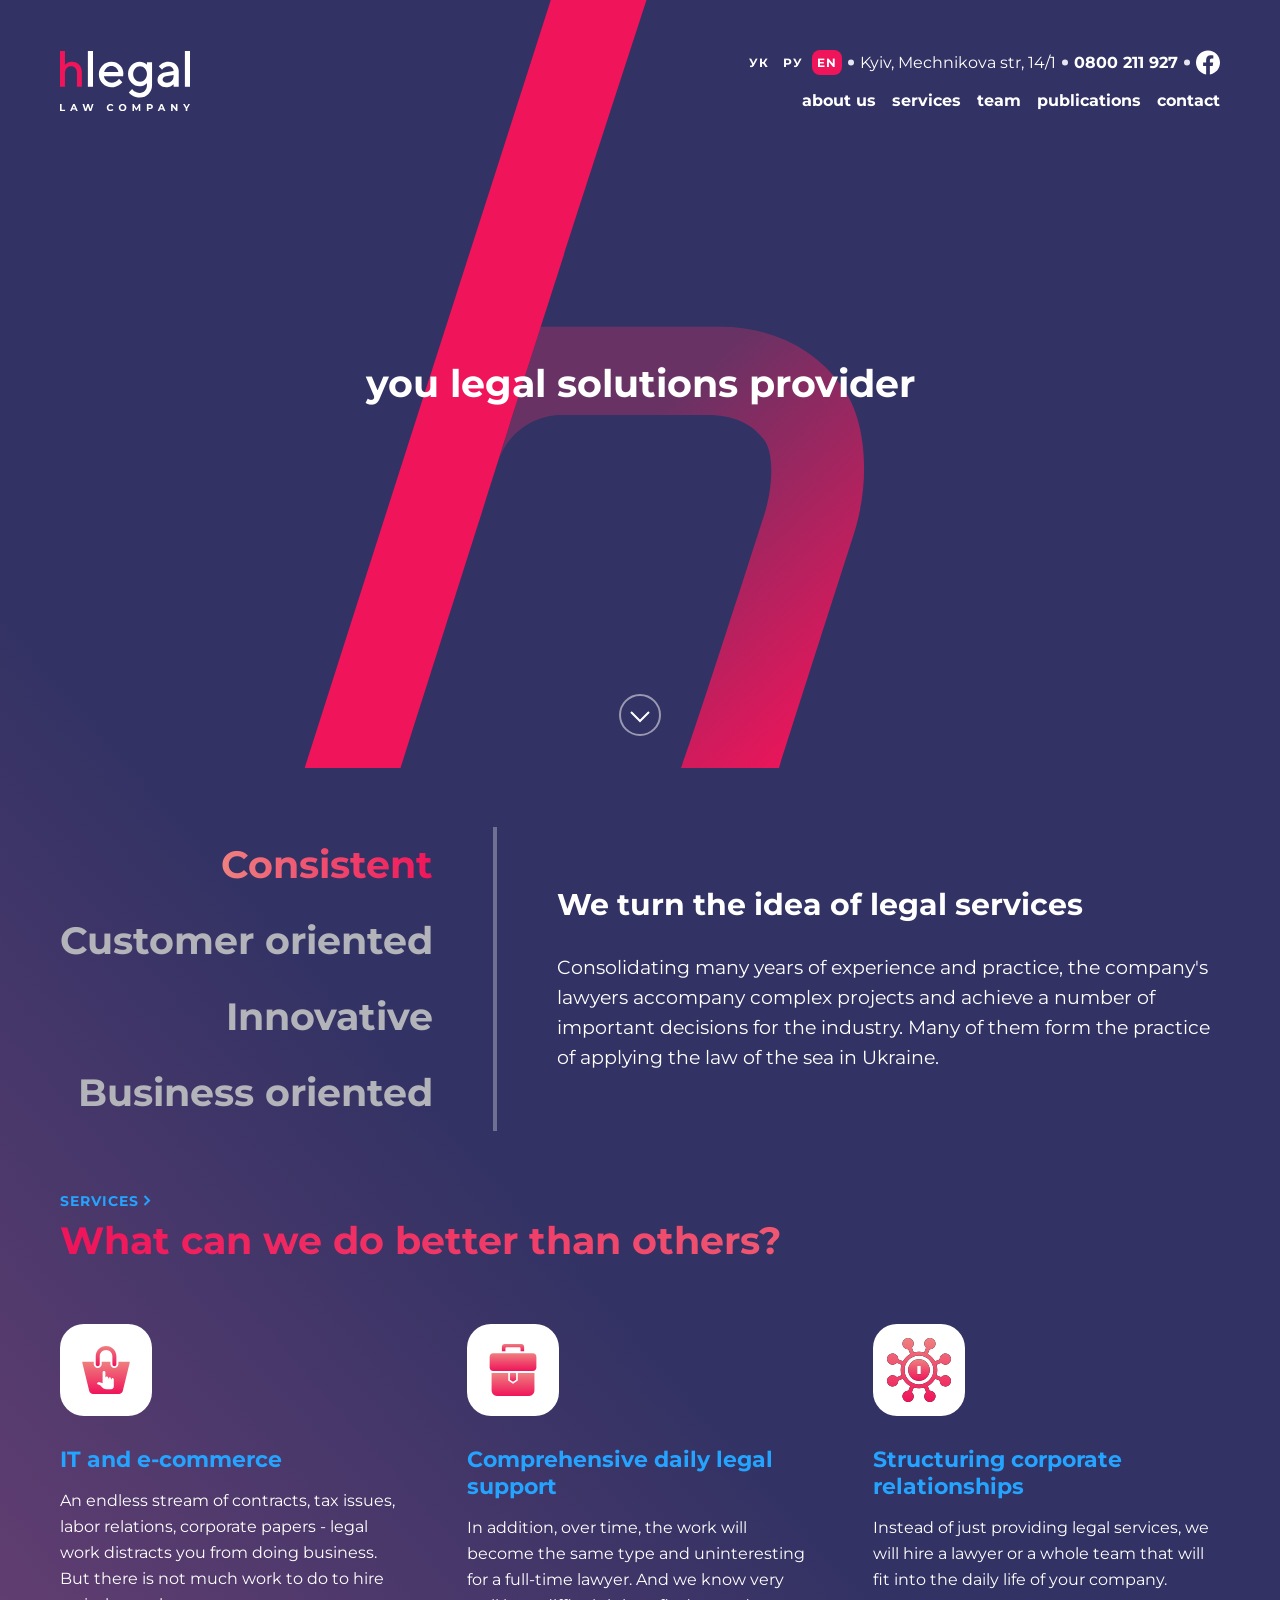
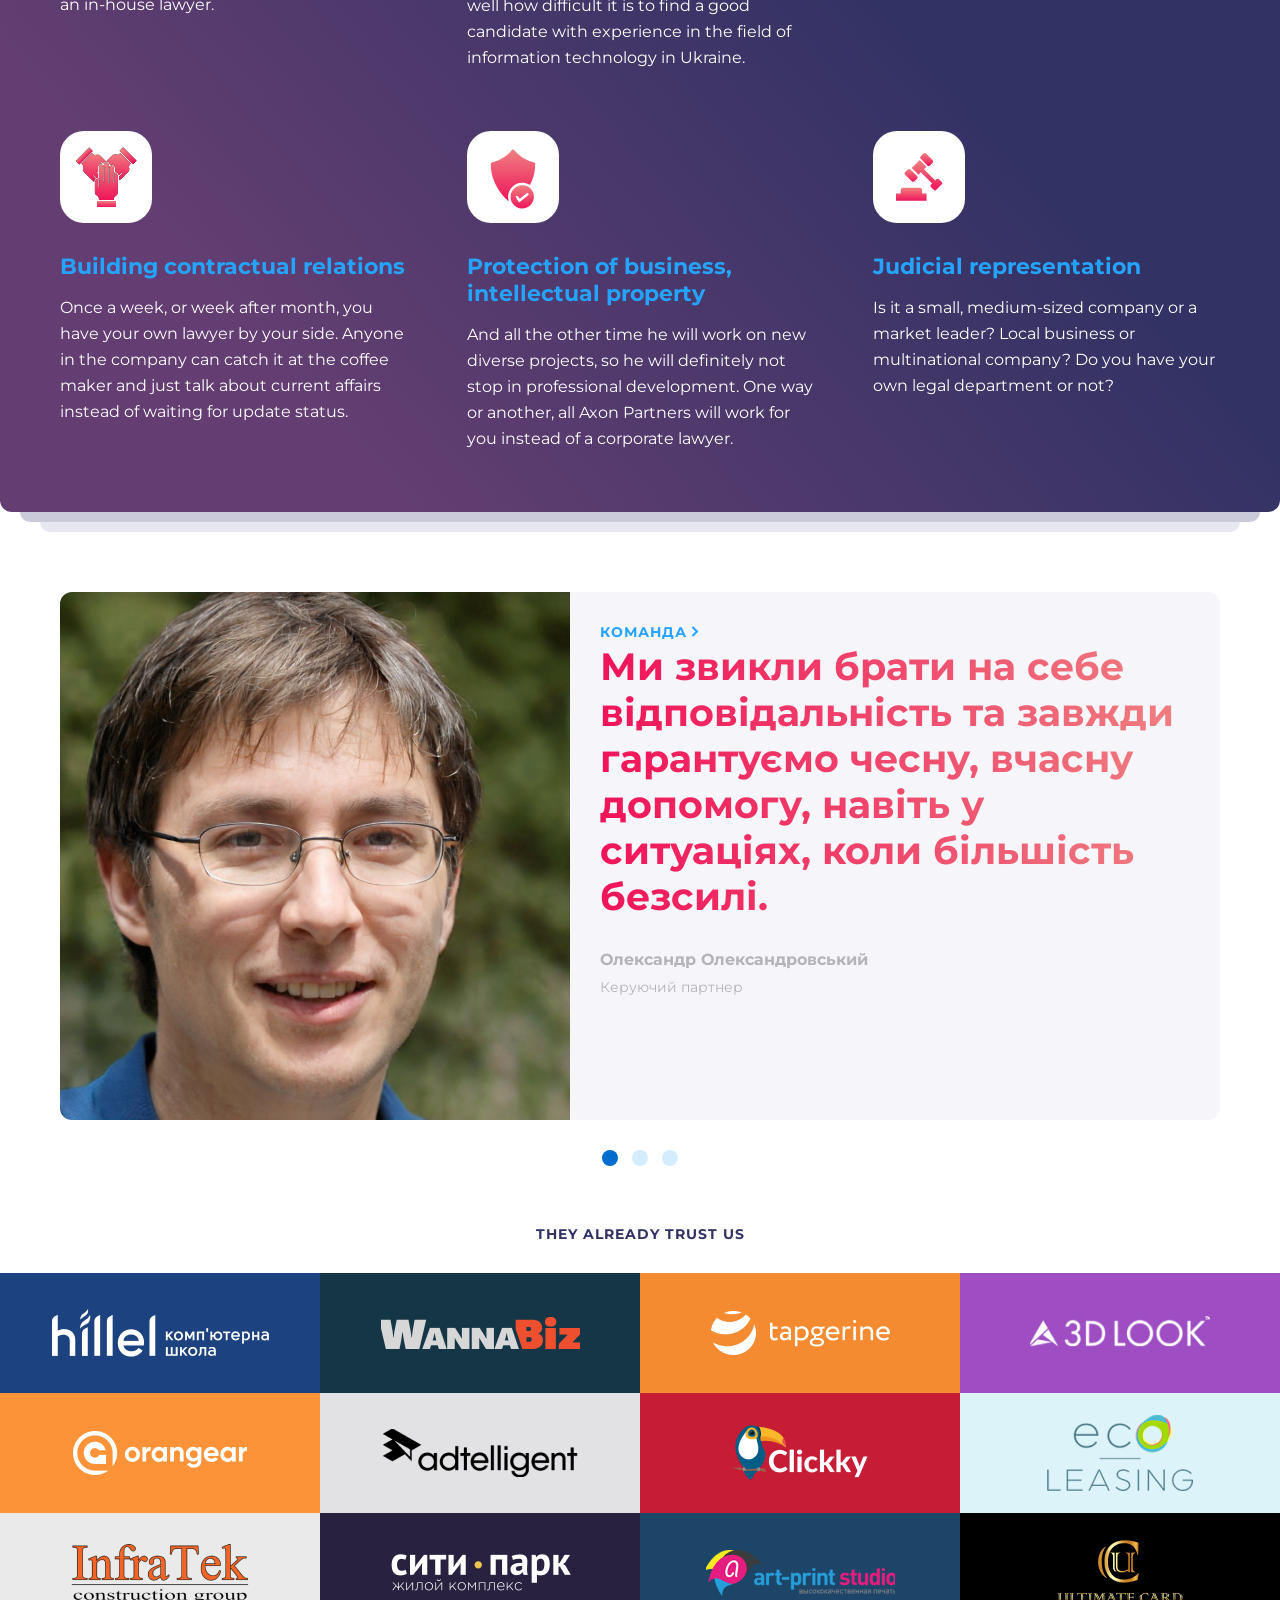
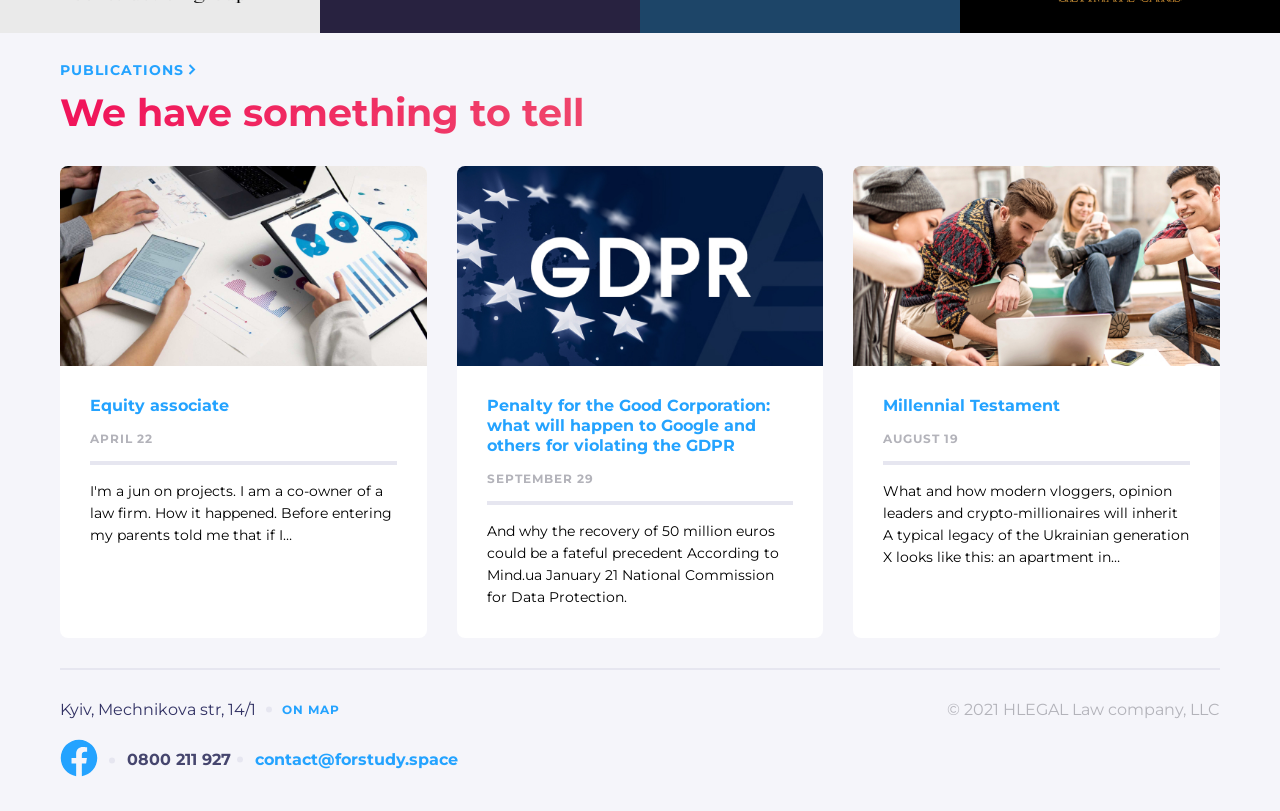
<file: app/index.html>
<!DOCTYPE html>
<html lang="en">
<head>
    <meta charset="UTF-8">
    <meta http-equiv="X-UA-Compatible" content="IE=edge">
    <meta name="viewport" content="width=device-width, initial-scale=1.0">
    <link rel="stylesheet" href="css/style.css">
    <link rel="preload" as="font" href="./fonts/Montserrat-Bold.woff2" type="font/woff2" crossorigin="anonymous">
    <link rel="preload" as="font" href="./fonts/Montserrat-Regular.woff2" type="font/woff2" crossorigin="anonymous">
    <title>Hlegal</title>
</head>
<body class="body">
    <div class="gradient-top">
        <div class="gradient-top__background-h">
            <div class="container">
                <header class="header">
                    <div class="header__top">
                        <div class="header__lang">
                            <a href="#"><span class="big-text">ук</span></a>
                            <a href="#"><span class="big-text">ру</span></a>
                            <a class="header__active-lang" href="#"><span class="big-text">en</span></a>
                        </div>
                        <div class="p-fs16-lh20 header__address">Kyiv, Mechnikova str, 14/1</div>
                        <a class="tel header__tel" href="tel:0800211927">0800 211 927</a>
                        <a class="fb-logo header__fb" href="#" aria-label="facebook">
                            <svg width="24" height="25" viewBox="0 0 24 25" fill="none" xmlns="http://www.w3.org/2000/svg">
                            <path d="M24 12.5733C24 5.90541 18.6274 0.5 12 0.5C5.37258 0.5 0 5.90541 0 12.5733C0 18.5995 4.38823 23.5943 10.125 24.5V16.0633H7.07813V12.5733H10.125V9.91343C10.125 6.88755 11.9165 5.21615 14.6576 5.21615C15.9705 5.21615 17.3438 5.45195 17.3438 5.45195V8.42313H15.8306C14.3399 8.42313 13.875 9.35379 13.875 10.3086V12.5733H17.2031L16.6711 16.0633H13.875V24.5C19.6118 23.5943 24 18.5995 24 12.5733Z" fill="white"/>
                            </svg>
                        </a>
                    </div>
                    <div class="header__logo">
                        <a href="./index.html" aria-label="main page">
                            <svg width="69" height="32" viewBox="0 0 130 60" fill="none" xmlns="http://www.w3.org/2000/svg">
                            <g clip-path="url(#clip0_28136_1492)">
                            <path d="M4.95672 0H0V35.7986H4.95672V22.5177C4.95672 20.2709 5.51557 18.4984 6.63326 17.2502C7.75095 16.002 9.2817 15.353 11.1769 15.353C12.8049 15.353 14.1655 15.9521 15.2589 17.1004C16.3523 18.2738 16.9112 19.7466 16.9112 21.5191V35.8236H21.8922V21.5191C21.8922 18.2238 20.9932 15.6276 19.1951 13.6804C17.3971 11.7332 15.0402 10.7596 12.1731 10.7596C11.347 10.7596 10.5209 10.8594 9.71906 11.0841C8.89294 11.3088 8.2369 11.5584 7.70235 11.833C7.16781 12.1076 6.65756 12.4072 6.1959 12.7567C5.73424 13.1062 5.41838 13.3558 5.27259 13.5056C5.1268 13.6554 5.00532 13.7552 4.95672 13.8301V0Z" fill="#F0145A"/>
                            <path d="M32.9727 0H27.8628V35.7689H32.9727V0Z" fill="white"/>
                            <path d="M63.1116 25.2935L63.3671 22.7386C63.3671 19.315 62.2429 16.4535 59.9435 14.1541C57.6441 11.8546 54.7825 10.7305 51.359 10.7305C47.9354 10.7305 44.9717 11.9568 42.5189 14.4096C40.0662 16.8623 38.8398 19.7749 38.8398 23.2496C38.8398 26.8265 40.1173 29.8924 42.6211 32.4473C45.1249 35.0022 48.1398 36.2797 51.6144 36.2797C52.943 36.2797 54.1694 36.0753 55.3957 35.7176C56.6221 35.3088 57.6441 34.9 58.3594 34.4912C59.1259 34.0313 59.8924 33.5204 60.5567 32.9583C61.2209 32.3962 61.6808 31.9874 61.8852 31.7319C62.0896 31.4764 62.2429 31.3231 62.3451 31.1698L59.0237 27.8484L58.2572 28.8193C57.7463 29.4325 56.8776 30.0457 55.6512 30.7099C54.3738 31.3742 53.0452 31.6808 51.6144 31.6808C49.6216 31.6808 47.9354 31.0676 46.5046 29.7902C45.0738 28.5127 44.2052 27.0309 43.9497 25.2935H63.1116ZM51.359 15.0738C53.2496 15.0738 54.7825 15.6359 56.06 16.709C57.2864 17.8331 58.0528 19.2128 58.3594 20.9501H44.1541C44.614 19.2128 45.4315 17.8331 46.709 16.709C47.9354 15.6359 49.5194 15.0738 51.359 15.0738Z" fill="white"/>
                            <path d="M86.943 34.2868C86.943 36.5351 86.2787 38.3747 84.8991 39.8054C83.5705 41.1851 81.8843 41.9005 79.7892 41.9005C78.8695 41.9005 77.9497 41.7472 77.081 41.4917C76.2124 41.2362 75.5481 40.9296 74.986 40.5719C74.4239 40.2142 73.9129 39.8565 73.4019 39.3967C72.9421 38.9368 72.6355 38.6302 72.4822 38.4769C72.3289 38.3236 72.2267 38.1703 72.1245 38.0681L68.8031 41.3895L69.2119 41.9005C69.4674 42.2582 69.9273 42.718 70.5404 43.229C71.1536 43.6889 71.869 44.1999 72.6866 44.7109C73.5041 45.1708 74.5261 45.5796 75.8036 45.9372C77.081 46.2949 78.4096 46.4993 79.7892 46.4993C83.2639 46.4993 86.1254 45.3241 88.5271 42.9735C90.8776 40.5719 92.0528 37.7104 92.0528 34.2357V11.2415H86.943V13.7964L86.0743 13.0299C85.5123 12.5189 84.6436 12.0079 83.4172 11.4969C82.1909 10.986 80.8623 10.7305 79.5338 10.7305C76.4168 10.7305 73.7596 11.9057 71.4602 14.3074C69.1608 16.709 68.0366 19.5705 68.0366 22.9941C68.0366 26.4177 69.1608 29.2792 71.4602 31.6808C73.7596 34.0824 76.4168 35.2577 79.5338 35.2577C80.4024 35.2577 81.22 35.1555 82.0887 34.9511C82.9062 34.6956 83.5705 34.4401 84.1326 34.1846C84.6947 33.9291 85.2057 33.6225 85.6656 33.2648C86.1254 32.9072 86.4831 32.6517 86.5853 32.5495L86.943 32.1918V34.2868ZM73.1465 22.9941C73.1465 20.8479 73.8107 19.0595 75.1904 17.5777C76.57 16.0958 78.2052 15.3293 80.0447 15.3293C81.8843 15.3293 83.5194 16.0958 84.8991 17.5777C86.2276 19.0595 86.943 20.8479 86.943 22.9941C86.943 25.1402 86.2276 26.9287 84.8991 28.4105C83.5194 29.8924 81.8843 30.6588 80.0447 30.6588C78.2052 30.6588 76.57 29.8924 75.1904 28.4105C73.8107 26.9287 73.1465 25.1402 73.1465 22.9941Z" fill="white"/>
                            <path d="M118.724 35.7687V19.9282C118.724 17.3222 117.753 15.1249 115.862 13.3876C113.972 11.5991 111.519 10.7305 108.504 10.7305C107.329 10.7305 106.154 10.8838 105.03 11.1904C103.905 11.548 102.986 11.9057 102.321 12.3145C101.657 12.7233 100.993 13.1832 100.38 13.7453C99.7664 14.2563 99.4087 14.6139 99.2043 14.8183C99.051 15.0227 98.8977 15.176 98.7955 15.3293L102.117 18.6507L102.781 17.782C103.19 17.22 103.905 16.709 104.978 16.1469C106.051 15.5848 107.227 15.3293 108.504 15.3293C109.986 15.3293 111.212 15.7892 112.183 16.6579C113.154 17.5266 113.614 18.6507 113.614 19.9282L104.672 21.4611C102.475 21.8188 100.686 22.6875 99.4598 24.0672C98.1823 25.4468 97.5181 27.1331 97.5181 29.1259C97.5181 31.0165 98.3356 32.6517 99.9708 34.0824C101.657 35.5643 103.701 36.2797 106.205 36.2797C107.073 36.2797 107.891 36.1775 108.709 35.922C109.577 35.7176 110.242 35.4621 110.804 35.2066C111.366 34.9511 111.877 34.6445 112.337 34.2868C112.796 33.9291 113.103 33.6736 113.307 33.5715C113.461 33.4182 113.563 33.2649 113.614 33.2138V35.7687H118.724ZM106.971 31.6808C105.643 31.6808 104.57 31.3742 103.803 30.761C102.986 30.1479 102.628 29.4325 102.628 28.6149C102.628 27.7462 102.883 26.9798 103.445 26.4177C104.008 25.8556 104.774 25.4468 105.694 25.2935L113.614 24.0161V24.527C113.614 26.8265 113.052 28.5638 111.877 29.8413C110.701 31.0676 109.066 31.6808 106.971 31.6808Z" fill="white"/>
                            <path d="M130 0H124.89V35.7689H130V0Z" fill="white"/>
                            <path d="M0 53.1185H1.59915V58.7253H5.06396V60.0283H0V53.1185Z" fill="white"/>
                            <path d="M15.5016 58.5477H12.2934L11.6814 60.0283H10.0428L13.1226 53.1185H14.702L17.7917 60.0283H16.1136L15.5016 58.5477ZM14.9982 57.3335L13.9025 54.688L12.8067 57.3335H14.9982Z" fill="white"/>
                            <path d="M33.5121 53.1185L31.2516 60.0283H29.534L28.0138 55.3494L26.4443 60.0283H24.7366L22.4662 53.1185H24.1245L25.6842 57.9751L27.313 53.1185H28.7937L30.3731 58.0146L31.9821 53.1185H33.5121Z" fill="white"/>
                            <path d="M50.5232 60.1468C49.819 60.1468 49.1807 59.9954 48.6082 59.6927C48.0422 59.3834 47.5947 58.959 47.2657 58.4193C46.9432 57.8731 46.782 57.2578 46.782 56.5734C46.782 55.889 46.9432 55.277 47.2657 54.7373C47.5947 54.1911 48.0422 53.7667 48.6082 53.464C49.1807 53.1547 49.8223 53 50.5331 53C51.1319 53 51.6716 53.1053 52.152 53.3159C52.6389 53.5265 53.047 53.8292 53.376 54.224L52.3494 55.1717C51.8821 54.6321 51.303 54.3622 50.612 54.3622C50.1843 54.3622 49.8026 54.4577 49.467 54.6485C49.1313 54.8328 48.8681 55.0927 48.6773 55.4283C48.493 55.764 48.4009 56.1456 48.4009 56.5734C48.4009 57.0012 48.493 57.3828 48.6773 57.7185C48.8681 58.0541 49.1313 58.3173 49.467 58.5082C49.8026 58.6924 50.1843 58.7846 50.612 58.7846C51.303 58.7846 51.8821 58.5115 52.3494 57.9653L53.376 58.9129C53.047 59.3143 52.6389 59.6203 52.152 59.8309C51.665 60.0415 51.1221 60.1468 50.5232 60.1468Z" fill="white"/>
                            <path d="M62.5933 60.1468C61.876 60.1468 61.2278 59.9922 60.6487 59.6829C60.0761 59.3736 59.6253 58.9491 59.2963 58.4095C58.9738 57.8632 58.8126 57.2512 58.8126 56.5734C58.8126 55.8956 58.9738 55.2868 59.2963 54.7472C59.6253 54.201 60.0761 53.7733 60.6487 53.464C61.2278 53.1547 61.876 53 62.5933 53C63.3106 53 63.9555 53.1547 64.5281 53.464C65.1006 53.7733 65.5514 54.201 65.8804 54.7472C66.2095 55.2868 66.374 55.8956 66.374 56.5734C66.374 57.2512 66.2095 57.8632 65.8804 58.4095C65.5514 58.9491 65.1006 59.3736 64.5281 59.6829C63.9555 59.9922 63.3106 60.1468 62.5933 60.1468ZM62.5933 58.7846C63.0013 58.7846 63.3698 58.6924 63.6989 58.5082C64.0279 58.3173 64.2846 58.0541 64.4688 57.7185C64.6597 57.3828 64.7551 57.0012 64.7551 56.5734C64.7551 56.1456 64.6597 55.764 64.4688 55.4283C64.2846 55.0927 64.0279 54.8328 63.6989 54.6485C63.3698 54.4577 63.0013 54.3622 62.5933 54.3622C62.1853 54.3622 61.8168 54.4577 61.4877 54.6485C61.1587 54.8328 60.8987 55.0927 60.7079 55.4283C60.5236 55.764 60.4315 56.1456 60.4315 56.5734C60.4315 57.0012 60.5236 57.3828 60.7079 57.7185C60.8987 58.0541 61.1587 58.3173 61.4877 58.5082C61.8168 58.6924 62.1853 58.7846 62.5933 58.7846Z" fill="white"/>
                            <path d="M78.7995 60.0283L78.7896 55.8824L76.7561 59.2979H76.0355L74.0119 55.9713V60.0283H72.5115V53.1185H73.8342L76.4205 57.4125L78.9673 53.1185H80.2802L80.2999 60.0283H78.7995Z" fill="white"/>
                            <path d="M89.8659 53.1185C90.478 53.1185 91.0077 53.2205 91.4552 53.4245C91.9093 53.6285 92.2581 53.918 92.5016 54.2931C92.7451 54.6682 92.8668 55.1125 92.8668 55.6258C92.8668 56.1325 92.7451 56.5767 92.5016 56.9584C92.2581 57.3335 91.9093 57.623 91.4552 57.8271C91.0077 58.0245 90.478 58.1232 89.8659 58.1232H88.4741V60.0283H86.8749V53.1185H89.8659ZM89.7771 56.8202C90.2575 56.8202 90.6227 56.7182 90.8728 56.5142C91.1229 56.3036 91.2479 56.0074 91.2479 55.6258C91.2479 55.2375 91.1229 54.9414 90.8728 54.7373C90.6227 54.5268 90.2575 54.4215 89.7771 54.4215H88.4741V56.8202H89.7771Z" fill="white"/>
                            <path d="M103.148 58.5477H99.9396L99.3276 60.0283H97.6889L100.769 53.1185H102.348L105.438 60.0283H103.76L103.148 58.5477ZM102.644 57.3335L101.549 54.688L100.453 57.3335H102.644Z" fill="white"/>
                            <path d="M117.428 53.1185V60.0283H116.115L112.67 55.8331V60.0283H111.09V53.1185H112.413L115.848 57.3137V53.1185H117.428Z" fill="white"/>
                            <path d="M127.315 57.5803V60.0283H125.716V57.5605L123.041 53.1185H124.739L126.585 56.1884L128.43 53.1185H130L127.315 57.5803Z" fill="white"/>
                            </g>
                            <defs>
                            <clipPath id="clip0_28136_1492">
                            <rect width="130" height="60" fill="white"/>
                            </clipPath>
                            </defs>
                            </svg>
                        </a>
                    </div>
                    <nav class="menu-nav">
                        <button class="menu-nav__btn" type="button" aria-label="burger menu">
                            <svg class="menu-nav__active-burger" width="32" height="33" viewBox="0 0 32 33" fill="none" xmlns="http://www.w3.org/2000/svg">
                                <path d="M7 10.5H25" stroke="white" stroke-width="2"/>
                                <path d="M7 16.5H25" stroke="white" stroke-width="2"/>
                                <path d="M7 22.5H25" stroke="white" stroke-width="2"/>
                            </svg>
                        </button>
                        <ul class="menu-nav__list">
                            <li><a href="./about.html">about us</a></li>
                            <li><a href="./services.html">services</a></li>
                            <li><a href="#">team</a></li>
                            <li><a href="#">publications</a></li>
                            <li><a href="#">contact</a></li>
                        </ul>
                    </nav>            
                </header>
                <section class="section-1">
                    <h1 class="section-1__h1-title h1-title">you legal solutions provider</h1>
                    <a class="section-1__scroll" href="#anchor-servises" aria-label="go to services">
                        <svg width="42" height="42" viewBox="0 0 42 42" fill="none" xmlns="http://www.w3.org/2000/svg">
                            <circle class="section-1__circle" opacity="0.5" cx="21" cy="21" r="20" stroke="white" stroke-width="2"/>
                            <path class="section-1__path" d="M12 18L21 27L30 18" stroke="white" stroke-width="2"/>
                        </svg>
                    </a>
                </section>
                <section class="section-2">
                    <div class="section-2__wrap-for-sect2">
                        <div class="section-2__main-wrap">
                            <div class="section-2__buttons">
                            <button class="section-2__btn-active" type="button">Consistent</button>
                                <button type="button">Customer oriented</button>
                                <button type="button">Innovative</button>
                                <button type="button">Business oriented</button>
                            </div>
                        </div>
                        <div class="section-2__line"></div>
                        <div class="section-2__descript">
                            <h2 class="h2-title">We turn the idea of legal services</h2>
                            <p class="p-text p-text--sect2">Consolidating many years of experience and practice, the company's lawyers accompany complex projects and achieve a number of important decisions for the industry. Many of them form the practice of applying the law of the sea in Ukraine.</p>
                        </div>
                    </div>
                </section>
                <section class="section-3">
                    <div class="section-3__title">
                        <a id="anchor-servises" class="big-text blue-a" href="#popup-contact">Services
                            <span>
                                <svg width="12" height="13" viewBox="0 0 12 13" fill="none" xmlns="http://www.w3.org/2000/svg">
                                <path d="M3.5 2L8 6.5L3.5 11" stroke="#24A3FF" stroke-width="2"/>
                                </svg>
                            </span>
                        </a>
                        <h3 class="h3-title">What can we do better than others?</h3>
                    </div>
                    <div class="section-3__wrap-cards">
                            <div class="section-3__card-in">
                                <div>
                                    <svg width="64" height="64" viewBox="0 0 64 64" fill="none" xmlns="http://www.w3.org/2000/svg">
                                    <path d="M23.7339 28.125C24.8379 28.125 25.7339 27.229 25.7339 26.125V18.325C25.7339 14.838 28.5709 12 32.0579 12C35.5449 12 38.3829 14.838 38.3829 18.325V26.125C38.3829 27.229 39.2779 28.125 40.3829 28.125C41.4869 28.125 42.3829 27.229 42.3829 26.125V18.325C42.3839 12.632 37.7519 8 32.0579 8C26.3659 8 21.7339 12.632 21.7339 18.325V26.125C21.7339 27.229 22.6299 28.125 23.7339 28.125Z" fill="url(#paint0_linear_22728_7131)"/>
                                    <path d="M55 23.6309H44.384V26.1249C44.384 28.3309 42.59 30.1249 40.384 30.1249C38.178 30.1249 36.384 28.3309 36.384 26.1249V23.6309H27.735V26.1249C27.735 28.3309 25.941 30.1249 23.735 30.1249C21.529 30.1249 19.735 28.3309 19.735 26.1249V23.6309H8.99997C8.44797 23.6309 8.10697 24.0659 8.23797 24.6019L15.236 53.0989C15.658 54.7009 17.344 55.9999 19 55.9999H45C46.658 55.9999 48.342 54.7009 48.766 53.0989L55.762 24.6019C55.893 24.0649 55.553 23.6309 55 23.6309Z" fill="url(#paint1_linear_22728_7131)"/>
                                    <path d="M28.6001 34.4C28.6001 33.6265 29.2266 33 30.0001 33C30.7736 33 31.4001 33.6265 31.4001 34.4V41.35L31.4001 40C31.4001 39.2265 32.0266 38.6 32.8001 38.6C33.5736 38.6 34.2001 39.2265 34.2001 40V41.6764C34.2127 40.9141 34.8346 39.3 35.6 39.3C36.3731 39.3 36.9999 39.9268 37 40.7C37 40.7 37.0411 41.7411 37.1332 41.8033C37.3572 41.3285 37.8402 40 38.4 40C39.1732 40 39.8 40.6268 39.8 41.4V48.4C39.8 49.9463 38.5463 51.2 37 51.2H32.3198C30.8344 51.2 29.4099 50.6099 28.3599 49.5599L26.15 47.35L23 45.9402C23.0051 44.6033 24.0526 44.2 25.1 44.2C26.0023 44.2 26.8136 44.3407 28.6 45.25L28.6001 34.4Z" fill="white"/>
                                    <defs>
                                    <linearGradient id="paint0_linear_22728_7131" x1="32.0584" y1="8" x2="32.0584" y2="28.125" gradientUnits="userSpaceOnUse">
                                    <stop stop-color="#EF8080"/>
                                    <stop offset="1" stop-color="#F0145A"/>
                                    </linearGradient>
                                    <linearGradient id="paint1_linear_22728_7131" x1="32" y1="23.6309" x2="32" y2="55.9999" gradientUnits="userSpaceOnUse">
                                    <stop stop-color="#EF8080"/>
                                    <stop offset="1" stop-color="#F0145A"/>
                                    </linearGradient>
                                    </defs>
                                    </svg>
                                </div>
                                <a href="#">IT and e-commerce</a>
                                <p>An endless stream of contracts, tax issues, labor relations, corporate papers - legal work distracts you from doing business. But there is not much work to do to hire an in-house lawyer.</p>
                            </div>                         
                            <div class="section-3__card-in">
                                <div>
                                    <svg width="64" height="64" viewBox="0 0 64 64" fill="none" xmlns="http://www.w3.org/2000/svg">
                                        <path fill-rule="evenodd" clip-rule="evenodd" d="M53.4513 35.0762V52.3713C53.4513 55.4647 51.027 57.9997 48.0632 57.9997H15.9702C13.0064 57.9997 10.5822 55.4647 10.5822 52.3713V35.0762H27.2482V42.587L32.0167 45.7204L36.7852 42.587V35.0762H53.4513Z" fill="url(#paint0_linear_22728_7137)"/>
                                        <path fill-rule="evenodd" clip-rule="evenodd" d="M28.9185 35.0762V41.6847L32.0166 43.7202L35.1147 41.6847V35.0762H28.9185Z" fill="url(#paint1_linear_22728_7137)"/>
                                        <path fill-rule="evenodd" clip-rule="evenodd" d="M12.0734 15.1426H51.9599C53.8423 15.1426 55.3808 16.8507 55.3808 18.938V29.1912C55.3808 31.2786 53.8423 32.9867 51.9599 32.9867H36.314H27.7194H12.0734C10.191 32.9867 8.65259 31.2786 8.65259 29.1912V18.938C8.65259 16.8507 10.191 15.1426 12.0734 15.1426Z" fill="url(#paint2_linear_22728_7137)"/>
                                        <path fill-rule="evenodd" clip-rule="evenodd" d="M23.7119 5.95508H40.3214C41.8646 5.95508 43.1274 7.21788 43.1274 8.76103V13.1384H39.5699V10.5516C39.5699 9.8542 38.9998 9.2817 38.3024 9.2817H25.731C25.0336 9.2817 24.4635 9.8542 24.4635 10.5516V13.1384H20.9059V8.76103C20.9059 7.21788 22.1687 5.95508 23.7119 5.95508Z" fill="url(#paint3_linear_22728_7137)"/>
                                        <defs>
                                        <linearGradient id="paint0_linear_22728_7137" x1="32.0167" y1="35.0762" x2="32.0167" y2="57.9997" gradientUnits="userSpaceOnUse">
                                        <stop stop-color="#EF8080"/>
                                        <stop offset="1" stop-color="#F0145A"/>
                                        </linearGradient>
                                        <linearGradient id="paint1_linear_22728_7137" x1="32.0166" y1="35.0762" x2="32.0166" y2="43.7202" gradientUnits="userSpaceOnUse">
                                        <stop stop-color="#EF8080"/>
                                        <stop offset="1" stop-color="#F0145A"/>
                                        </linearGradient>
                                        <linearGradient id="paint2_linear_22728_7137" x1="32.0167" y1="15.1426" x2="32.0167" y2="32.9867" gradientUnits="userSpaceOnUse">
                                        <stop stop-color="#EF8080"/>
                                        <stop offset="1" stop-color="#F0145A"/>
                                        </linearGradient>
                                        <linearGradient id="paint3_linear_22728_7137" x1="32.0167" y1="5.95508" x2="32.0167" y2="13.1384" gradientUnits="userSpaceOnUse">
                                        <stop stop-color="#EF8080"/>
                                        <stop offset="1" stop-color="#F0145A"/>
                                        </linearGradient>
                                        </defs>
                                    </svg>
                                </div>
                                <a href="#">Comprehensive daily legal support</a>
                                <p>In addition, over time, the work will become the same type and uninteresting for a full-time lawyer. And we know very well how difficult it is to find a good candidate with experience in the field of information technology in Ukraine.</p>
                            </div>                         
                            <div class="section-3__card-in">
                                <div>
                                    <svg width="64" height="64" viewBox="0 0 64 64" fill="none" xmlns="http://www.w3.org/2000/svg">
                                        <path d="M60.5264 37.7273C59.8389 37.4426 59.1151 37.2982 58.3752 37.2982C56.7435 37.2982 55.2362 37.9946 54.1896 39.1615L52.9696 38.6562L49.4895 37.2147C49.9834 35.5616 50.2499 33.8113 50.2499 31.9998C50.2499 30.1883 49.9832 28.4381 49.4895 26.7849L52.9696 25.3435L54.1896 24.8381C55.2362 26.0051 56.7435 26.7014 58.3752 26.7014C59.1151 26.7014 59.8389 26.5571 60.5264 26.2722C63.3917 25.0852 64.7575 21.7883 63.5705 18.9227C62.6965 16.8128 60.656 15.4493 58.3722 15.4493C57.6324 15.4493 56.9086 15.5937 56.2211 15.8786C53.9629 16.814 52.6374 19.0598 52.7574 21.3722L51.5303 21.8805L48.0513 23.3215C46.3611 20.208 43.7916 17.6383 40.6781 15.9483L42.1191 12.4694L42.6269 11.2436C42.7253 11.2487 42.8239 11.2517 42.9229 11.2517C45.2068 11.2517 47.2471 9.88836 48.1213 7.77836C49.3081 4.91287 47.9425 1.61587 45.077 0.428874C44.3894 0.144375 43.6658 0 42.9259 0C40.642 0 38.6017 1.36337 37.7275 3.47337C36.7922 5.73161 37.4429 8.25698 39.1629 9.80723L38.6564 11.0301L37.2149 14.5102C35.5618 14.0165 33.8115 13.7498 32 13.7498C30.1885 13.7498 28.4383 14.0165 26.7852 14.5102L25.3437 11.0301L24.8372 9.80723C26.5572 8.25698 27.2079 5.73161 26.2725 3.47324C25.3984 1.36337 23.3578 0 21.0741 0C20.3342 0 19.6104 0.144375 18.9229 0.429249C16.0576 1.61625 14.6918 4.91312 15.8788 7.77874C16.7528 9.88861 18.7933 11.2521 21.0771 11.2521C21.1761 11.2521 21.2747 11.2491 21.3731 11.244L21.8808 12.4697L23.3218 15.9487C20.2083 17.6388 17.6387 20.2083 15.9487 23.3218L12.4697 21.8808L11.2426 21.3726C11.3626 19.0602 10.0371 16.8143 7.77883 15.8788C7.09133 15.5941 6.36758 15.4497 5.62771 15.4497C3.34384 15.4497 1.30347 16.8131 0.429344 18.9231C-0.757529 21.7886 0.608094 25.0856 3.47359 26.2726C4.16109 26.5573 4.88484 26.7017 5.62471 26.7017C7.25646 26.7017 8.7637 26.0053 9.81033 24.8383L11.0303 25.3437L14.5104 26.7852C14.0166 28.4383 13.7501 30.1886 13.7501 32.0001C13.7501 33.8116 14.0167 35.5618 14.5104 37.2149L11.0302 38.6562L9.8102 39.1615C8.76358 37.9946 7.25633 37.2982 5.62458 37.2982C4.88471 37.2982 4.16096 37.4426 3.47346 37.7274C0.608094 38.9144 -0.757654 42.2113 0.429344 45.0769C1.30334 47.1868 3.34384 48.5503 5.62758 48.5503C6.36746 48.5503 7.09121 48.4059 7.77871 48.121C10.037 47.1857 11.3624 44.9398 11.2424 42.6274L12.4696 42.1192L15.9486 40.6782C17.6387 43.7917 20.2082 46.3613 23.3217 48.0513L21.8807 51.5303L21.3729 52.756C21.2746 52.7509 21.1759 52.7479 21.0769 52.7479C18.7931 52.7479 16.7527 54.1113 15.8786 56.2213C14.6917 59.0868 16.0573 62.3838 18.9228 63.5708C19.6103 63.8555 20.3341 63.9999 21.0739 63.9999C23.3578 63.9999 25.3982 62.6365 26.2723 60.5265C27.2077 58.2683 26.5569 55.7429 24.8369 54.1926L25.3434 52.9698L26.7849 49.4897C28.438 49.9834 30.1883 50.25 31.9998 50.25C33.8113 50.25 35.5615 49.9834 37.2146 49.4897L38.6561 52.9698L39.1626 54.1926C37.4426 55.7429 36.7919 58.2683 37.7273 60.5266C38.6013 62.6365 40.6418 64 42.9255 64C43.6654 64 44.3891 63.8556 45.0766 63.5708C47.942 62.3838 49.3078 59.0869 48.1208 56.2213C47.2468 54.1114 45.2063 52.7479 42.9225 52.7479C42.8235 52.7479 42.7249 52.7509 42.6265 52.756L42.1188 51.5303L40.6778 48.0513C43.7913 46.3612 46.3609 43.7917 48.0509 40.6782L51.5299 42.1192L52.757 42.6274C52.637 44.9398 53.9625 47.1857 56.2207 48.1212C56.9082 48.4059 57.632 48.5503 58.3719 48.5503C60.6557 48.5503 62.6961 47.1869 63.5702 45.0769C64.7575 42.2113 63.392 38.9143 60.5264 37.7273ZM32 46.4998C24.0048 46.4998 17.5001 39.995 17.5001 31.9998C17.5001 24.0046 24.0048 17.4998 32 17.4998C39.9953 17.4998 46.5 24.0046 46.5 31.9998C46.5 39.995 39.9951 46.4998 32 46.4998Z" fill="black"/>
                                        <path d="M60.5264 37.7273C59.8389 37.4426 59.1151 37.2982 58.3752 37.2982C56.7435 37.2982 55.2362 37.9946 54.1896 39.1615L52.9696 38.6562L49.4895 37.2147C49.9834 35.5616 50.2499 33.8113 50.2499 31.9998C50.2499 30.1883 49.9832 28.4381 49.4895 26.7849L52.9696 25.3435L54.1896 24.8381C55.2362 26.0051 56.7435 26.7014 58.3752 26.7014C59.1151 26.7014 59.8389 26.5571 60.5264 26.2722C63.3917 25.0852 64.7575 21.7883 63.5705 18.9227C62.6965 16.8128 60.656 15.4493 58.3722 15.4493C57.6324 15.4493 56.9086 15.5937 56.2211 15.8786C53.9629 16.814 52.6374 19.0598 52.7574 21.3722L51.5303 21.8805L48.0513 23.3215C46.3611 20.208 43.7916 17.6383 40.6781 15.9483L42.1191 12.4694L42.6269 11.2436C42.7253 11.2487 42.8239 11.2517 42.9229 11.2517C45.2068 11.2517 47.2471 9.88836 48.1213 7.77836C49.3081 4.91287 47.9425 1.61587 45.077 0.428874C44.3894 0.144375 43.6658 0 42.9259 0C40.642 0 38.6017 1.36337 37.7275 3.47337C36.7922 5.73161 37.4429 8.25698 39.1629 9.80723L38.6564 11.0301L37.2149 14.5102C35.5618 14.0165 33.8115 13.7498 32 13.7498C30.1885 13.7498 28.4383 14.0165 26.7852 14.5102L25.3437 11.0301L24.8372 9.80723C26.5572 8.25698 27.2079 5.73161 26.2725 3.47324C25.3984 1.36337 23.3578 0 21.0741 0C20.3342 0 19.6104 0.144375 18.9229 0.429249C16.0576 1.61625 14.6918 4.91312 15.8788 7.77874C16.7528 9.88861 18.7933 11.2521 21.0771 11.2521C21.1761 11.2521 21.2747 11.2491 21.3731 11.244L21.8808 12.4697L23.3218 15.9487C20.2083 17.6388 17.6387 20.2083 15.9487 23.3218L12.4697 21.8808L11.2426 21.3726C11.3626 19.0602 10.0371 16.8143 7.77883 15.8788C7.09133 15.5941 6.36758 15.4497 5.62771 15.4497C3.34384 15.4497 1.30347 16.8131 0.429344 18.9231C-0.757529 21.7886 0.608094 25.0856 3.47359 26.2726C4.16109 26.5573 4.88484 26.7017 5.62471 26.7017C7.25646 26.7017 8.7637 26.0053 9.81033 24.8383L11.0303 25.3437L14.5104 26.7852C14.0166 28.4383 13.7501 30.1886 13.7501 32.0001C13.7501 33.8116 14.0167 35.5618 14.5104 37.2149L11.0302 38.6562L9.8102 39.1615C8.76358 37.9946 7.25633 37.2982 5.62458 37.2982C4.88471 37.2982 4.16096 37.4426 3.47346 37.7274C0.608094 38.9144 -0.757654 42.2113 0.429344 45.0769C1.30334 47.1868 3.34384 48.5503 5.62758 48.5503C6.36746 48.5503 7.09121 48.4059 7.77871 48.121C10.037 47.1857 11.3624 44.9398 11.2424 42.6274L12.4696 42.1192L15.9486 40.6782C17.6387 43.7917 20.2082 46.3613 23.3217 48.0513L21.8807 51.5303L21.3729 52.756C21.2746 52.7509 21.1759 52.7479 21.0769 52.7479C18.7931 52.7479 16.7527 54.1113 15.8786 56.2213C14.6917 59.0868 16.0573 62.3838 18.9228 63.5708C19.6103 63.8555 20.3341 63.9999 21.0739 63.9999C23.3578 63.9999 25.3982 62.6365 26.2723 60.5265C27.2077 58.2683 26.5569 55.7429 24.8369 54.1926L25.3434 52.9698L26.7849 49.4897C28.438 49.9834 30.1883 50.25 31.9998 50.25C33.8113 50.25 35.5615 49.9834 37.2146 49.4897L38.6561 52.9698L39.1626 54.1926C37.4426 55.7429 36.7919 58.2683 37.7273 60.5266C38.6013 62.6365 40.6418 64 42.9255 64C43.6654 64 44.3891 63.8556 45.0766 63.5708C47.942 62.3838 49.3078 59.0869 48.1208 56.2213C47.2468 54.1114 45.2063 52.7479 42.9225 52.7479C42.8235 52.7479 42.7249 52.7509 42.6265 52.756L42.1188 51.5303L40.6778 48.0513C43.7913 46.3612 46.3609 43.7917 48.0509 40.6782L51.5299 42.1192L52.757 42.6274C52.637 44.9398 53.9625 47.1857 56.2207 48.1212C56.9082 48.4059 57.632 48.5503 58.3719 48.5503C60.6557 48.5503 62.6961 47.1869 63.5702 45.0769C64.7575 42.2113 63.392 38.9143 60.5264 37.7273ZM32 46.4998C24.0048 46.4998 17.5001 39.995 17.5001 31.9998C17.5001 24.0046 24.0048 17.4998 32 17.4998C39.9953 17.4998 46.5 24.0046 46.5 31.9998C46.5 39.995 39.9951 46.4998 32 46.4998Z" fill="url(#paint0_linear_22728_7150)"/>
                                        <path d="M32.0001 21.25C26.0726 21.25 21.2501 26.0725 21.2501 32C21.2501 37.9275 26.0726 42.75 32.0001 42.75C37.9276 42.75 42.7501 37.9275 42.7501 32C42.7501 26.0725 37.9276 21.25 32.0001 21.25ZM33.8751 36.125H30.1251V27.875H33.8751V36.125Z" fill="black"/>
                                        <path d="M32.0001 21.25C26.0726 21.25 21.2501 26.0725 21.2501 32C21.2501 37.9275 26.0726 42.75 32.0001 42.75C37.9276 42.75 42.7501 37.9275 42.7501 32C42.7501 26.0725 37.9276 21.25 32.0001 21.25ZM33.8751 36.125H30.1251V27.875H33.8751V36.125Z" fill="url(#paint1_linear_22728_7150)"/>
                                        <defs>
                                        <linearGradient id="paint0_linear_22728_7150" x1="31.9999" y1="0" x2="31.9999" y2="64" gradientUnits="userSpaceOnUse">
                                        <stop stop-color="#EF8080"/>
                                        <stop offset="1" stop-color="#F0145A"/>
                                        </linearGradient>
                                        <linearGradient id="paint1_linear_22728_7150" x1="32.0001" y1="21.25" x2="32.0001" y2="42.75" gradientUnits="userSpaceOnUse">
                                        <stop stop-color="#EF8080"/>
                                        <stop offset="1" stop-color="#F0145A"/>
                                        </linearGradient>
                                        </defs>
                                    </svg>
                                </div>
                                <a href="#">Structuring corporate relationships</a>
                                <p>Instead of just providing legal services, we will hire a lawyer or a whole team that will fit into the daily life of your company.</p>
                            </div>                         
                            <div class="section-3__card-in">
                                <div>
                                    <svg width="64" height="64" viewBox="0 0 64 64" fill="none" xmlns="http://www.w3.org/2000/svg">
                                        <path d="M42.0057 56H23.0057V62H42.0057V56Z" fill="black"/>
                                        <path d="M42.0057 56H23.0057V62H42.0057V56Z" fill="url(#paint0_linear_22728_7167)"/>
                                        <path d="M15.1727 2.45168L1.73761 15.8867L5.27315 19.4223L18.7082 5.98722L15.1727 2.45168Z" fill="black"/>
                                        <path d="M15.1727 2.45168L1.73761 15.8867L5.27315 19.4223L18.7082 5.98722L15.1727 2.45168Z" fill="url(#paint1_linear_22728_7167)"/>
                                        <path d="M49.1127 2.3219L45.5771 5.85742L59.0122 19.2925L62.5477 15.757L49.1127 2.3219Z" fill="black"/>
                                        <path d="M49.1127 2.3219L45.5771 5.85742L59.0122 19.2925L62.5477 15.757L49.1127 2.3219Z" fill="url(#paint2_linear_22728_7167)"/>
                                        <path d="M44.5563 9.70648L41.865 9.59241C41.089 9.48286 40.2981 9.55517 39.5548 9.80362C38.8115 10.0521 38.1361 10.4699 37.5819 11.024L32.0774 16.5285L26.3239 10.775C25.8243 10.2869 25.2011 9.94433 24.5213 9.78417C23.8415 9.624 23.1309 9.6523 22.466 9.86603C21.8388 10.0568 21.1715 10.0735 20.5355 9.91444C19.8994 9.75537 19.3186 9.42646 18.855 8.96288L18.0011 8.109L7.39447 18.7156L9.12247 20.4436L9.00839 23.1348C8.89885 23.9108 8.97115 24.7017 9.2196 25.445C9.46805 26.1884 9.88584 26.8638 10.44 27.418L20.0524 37.0304C20.1809 35.7686 20.7855 34.6032 21.7431 33.7715L18.7482 30.7765L19.4553 30.0695L22.5835 33.1977C23.0269 32.9452 23.5067 32.7629 24.0059 32.6571V28.9632L22.2837 27.241L22.9908 26.5339L24.0059 27.5489V22.1991C23.9947 21.3148 24.3086 20.4572 24.8878 19.789C25.4671 19.1208 26.2715 18.6885 27.1484 18.5741C27.4792 18.542 27.8127 18.5571 28.1392 18.6189L26.9097 17.3894L27.6169 16.6823L29.413 18.4785C29.7311 17.8621 30.2232 17.3527 30.8283 17.0135C31.4333 16.6742 32.1246 16.5201 32.8164 16.5702C33.6513 16.6677 34.4258 17.0542 35.0056 17.6628C35.5854 18.2713 35.9341 19.0636 35.9912 19.9022C36.5595 19.632 37.1893 19.5175 37.8164 19.5702C38.7075 19.6768 39.5272 20.1107 40.1165 20.7875C40.7059 21.4644 41.0228 22.336 41.0058 23.2333V26.6571C41.9159 26.8472 42.755 27.287 43.4291 27.9274C44.1031 28.5677 44.5855 29.3832 44.8219 30.2823L47.6105 27.4938L48.3176 28.2009L45.0023 31.5162C45.0024 31.5299 45.0059 31.5427 45.0059 31.5565V34.8766C45.9043 34.7826 46.7436 34.3844 47.3848 33.7481L54.2249 26.908C54.713 26.4084 55.0556 25.7852 55.2157 25.1054C55.3759 24.4256 55.3475 23.715 55.1338 23.0501C54.943 22.4228 54.9263 21.7555 55.0854 21.1195C55.2445 20.4835 55.5734 19.9026 56.037 19.439L56.8909 18.5851L46.2843 7.97852L44.5563 9.70648Z" fill="black"/>
                                        <path d="M44.5563 9.70648L41.865 9.59241C41.089 9.48286 40.2981 9.55517 39.5548 9.80362C38.8115 10.0521 38.1361 10.4699 37.5819 11.024L32.0774 16.5285L26.3239 10.775C25.8243 10.2869 25.2011 9.94433 24.5213 9.78417C23.8415 9.624 23.1309 9.6523 22.466 9.86603C21.8388 10.0568 21.1715 10.0735 20.5355 9.91444C19.8994 9.75537 19.3186 9.42646 18.855 8.96288L18.0011 8.109L7.39447 18.7156L9.12247 20.4436L9.00839 23.1348C8.89885 23.9108 8.97115 24.7017 9.2196 25.445C9.46805 26.1884 9.88584 26.8638 10.44 27.418L20.0524 37.0304C20.1809 35.7686 20.7855 34.6032 21.7431 33.7715L18.7482 30.7765L19.4553 30.0695L22.5835 33.1977C23.0269 32.9452 23.5067 32.7629 24.0059 32.6571V28.9632L22.2837 27.241L22.9908 26.5339L24.0059 27.5489V22.1991C23.9947 21.3148 24.3086 20.4572 24.8878 19.789C25.4671 19.1208 26.2715 18.6885 27.1484 18.5741C27.4792 18.542 27.8127 18.5571 28.1392 18.6189L26.9097 17.3894L27.6169 16.6823L29.413 18.4785C29.7311 17.8621 30.2232 17.3527 30.8283 17.0135C31.4333 16.6742 32.1246 16.5201 32.8164 16.5702C33.6513 16.6677 34.4258 17.0542 35.0056 17.6628C35.5854 18.2713 35.9341 19.0636 35.9912 19.9022C36.5595 19.632 37.1893 19.5175 37.8164 19.5702C38.7075 19.6768 39.5272 20.1107 40.1165 20.7875C40.7059 21.4644 41.0228 22.336 41.0058 23.2333V26.6571C41.9159 26.8472 42.755 27.287 43.4291 27.9274C44.1031 28.5677 44.5855 29.3832 44.8219 30.2823L47.6105 27.4938L48.3176 28.2009L45.0023 31.5162C45.0024 31.5299 45.0059 31.5427 45.0059 31.5565V34.8766C45.9043 34.7826 46.7436 34.3844 47.3848 33.7481L54.2249 26.908C54.713 26.4084 55.0556 25.7852 55.2157 25.1054C55.3759 24.4256 55.3475 23.715 55.1338 23.0501C54.943 22.4228 54.9263 21.7555 55.0854 21.1195C55.2445 20.4835 55.5734 19.9026 56.037 19.439L56.8909 18.5851L46.2843 7.97852L44.5563 9.70648Z" fill="url(#paint3_linear_22728_7167)"/>
                                        <path d="M29.8804 21.6901C29.8044 21.0405 29.476 20.4468 28.966 20.0373C28.4559 19.6278 27.8053 19.4353 27.1546 19.5015C26.5234 19.5886 25.9463 19.9046 25.5329 20.3894C25.1194 20.8742 24.8986 21.4941 24.9124 22.1311V33.4885C23.8515 33.4885 22.8341 33.9099 22.0839 34.66C21.3338 35.4102 20.9124 36.4276 20.9124 37.4885V47.1619C20.9205 47.8603 21.1189 48.5432 21.4864 49.1371C21.8538 49.7311 22.3763 50.2135 22.9976 50.5325C23.576 50.8412 24.0597 51.3012 24.3969 51.8634C24.7342 52.4256 24.9123 53.0689 24.9124 53.7245V54.9321H39.9124V52.4885L41.896 50.6661C42.5222 50.1948 43.0303 49.5844 43.3803 48.8831C43.7302 48.1818 43.9123 47.4088 43.9124 46.6251V31.4885C43.9124 30.4276 43.4909 29.4102 42.7408 28.66C41.9906 27.9099 40.9732 27.4885 39.9124 27.4885V23.1659C39.9293 22.5187 39.7062 21.888 39.286 21.3955C38.8657 20.903 38.2781 20.5834 37.6362 20.4983C37.0063 20.4426 36.3787 20.6285 35.8807 21.0183C35.3826 21.408 35.0513 21.9725 34.9539 22.5974H35.4124V38.0407H34.4124V22.5974H34.9124V20.1659C34.9293 19.5187 34.7062 18.888 34.286 18.3955C33.8657 17.903 33.2781 17.5834 32.6362 17.4983C32.2904 17.4673 31.942 17.5086 31.613 17.6196C31.2841 17.7306 30.9819 17.909 30.7256 18.1432C30.4694 18.3775 30.2647 18.6625 30.1247 18.9802C29.9847 19.2979 29.9124 19.6413 29.9124 19.9885V21.6901H30.4124V37.1335H29.4124V21.6901H29.8804ZM25.3115 42.0407H24.3115V34.0407H25.3115V42.0407ZM39.4124 27.799H40.4124V38.2423H39.4124V27.799Z" fill="black"/>
                                        <path d="M29.8804 21.6901C29.8044 21.0405 29.476 20.4468 28.966 20.0373C28.4559 19.6278 27.8053 19.4353 27.1546 19.5015C26.5234 19.5886 25.9463 19.9046 25.5329 20.3894C25.1194 20.8742 24.8986 21.4941 24.9124 22.1311V33.4885C23.8515 33.4885 22.8341 33.9099 22.0839 34.66C21.3338 35.4102 20.9124 36.4276 20.9124 37.4885V47.1619C20.9205 47.8603 21.1189 48.5432 21.4864 49.1371C21.8538 49.7311 22.3763 50.2135 22.9976 50.5325C23.576 50.8412 24.0597 51.3012 24.3969 51.8634C24.7342 52.4256 24.9123 53.0689 24.9124 53.7245V54.9321H39.9124V52.4885L41.896 50.6661C42.5222 50.1948 43.0303 49.5844 43.3803 48.8831C43.7302 48.1818 43.9123 47.4088 43.9124 46.6251V31.4885C43.9124 30.4276 43.4909 29.4102 42.7408 28.66C41.9906 27.9099 40.9732 27.4885 39.9124 27.4885V23.1659C39.9293 22.5187 39.7062 21.888 39.286 21.3955C38.8657 20.903 38.2781 20.5834 37.6362 20.4983C37.0063 20.4426 36.3787 20.6285 35.8807 21.0183C35.3826 21.408 35.0513 21.9725 34.9539 22.5974H35.4124V38.0407H34.4124V22.5974H34.9124V20.1659C34.9293 19.5187 34.7062 18.888 34.286 18.3955C33.8657 17.903 33.2781 17.5834 32.6362 17.4983C32.2904 17.4673 31.942 17.5086 31.613 17.6196C31.2841 17.7306 30.9819 17.909 30.7256 18.1432C30.4694 18.3775 30.2647 18.6625 30.1247 18.9802C29.9847 19.2979 29.9124 19.6413 29.9124 19.9885V21.6901H30.4124V37.1335H29.4124V21.6901H29.8804ZM25.3115 42.0407H24.3115V34.0407H25.3115V42.0407ZM39.4124 27.799H40.4124V38.2423H39.4124V27.799Z" fill="url(#paint4_linear_22728_7167)"/>
                                        <defs>
                                        <linearGradient id="paint0_linear_22728_7167" x1="32.5057" y1="56" x2="32.5057" y2="62" gradientUnits="userSpaceOnUse">
                                        <stop stop-color="#EF8080"/>
                                        <stop offset="1" stop-color="#F0145A"/>
                                        </linearGradient>
                                        <linearGradient id="paint1_linear_22728_7167" x1="8.45513" y1="9.1692" x2="11.9907" y2="12.7047" gradientUnits="userSpaceOnUse">
                                        <stop stop-color="#EF8080"/>
                                        <stop offset="1" stop-color="#F0145A"/>
                                        </linearGradient>
                                        <linearGradient id="paint2_linear_22728_7167" x1="47.3449" y1="4.08966" x2="60.78" y2="17.5247" gradientUnits="userSpaceOnUse">
                                        <stop stop-color="#EF8080"/>
                                        <stop offset="1" stop-color="#F0145A"/>
                                        </linearGradient>
                                        <linearGradient id="paint3_linear_22728_7167" x1="32.1427" y1="7.97852" x2="32.1427" y2="37.0304" gradientUnits="userSpaceOnUse">
                                        <stop stop-color="#EF8080"/>
                                        <stop offset="1" stop-color="#F0145A"/>
                                        </linearGradient>
                                        <linearGradient id="paint4_linear_22728_7167" x1="32.4124" y1="17.4883" x2="32.4124" y2="54.9321" gradientUnits="userSpaceOnUse">
                                        <stop stop-color="#EF8080"/>
                                        <stop offset="1" stop-color="#F0145A"/>
                                        </linearGradient>
                                        </defs>
                                    </svg>
                                </div>
                                <a href="#">Building contractual relations</a>
                                <p>Once a week, or week after month, you have your own lawyer by your side. Anyone in the company can catch it at the coffee maker and just talk about current affairs instead of waiting for update status.</p>
                            </div>                         
                            <div class="section-3__card-in">
                                <div>
                                    <svg width="64" height="64" viewBox="0 0 64 64" fill="none" xmlns="http://www.w3.org/2000/svg">
                                        <path d="M41.2317 37.6961C43.5839 37.6961 45.9096 38.2844 47.9577 39.3974C48.3296 39.5979 48.6709 39.8368 49.0194 40.0667C52.3807 33.4869 54.1545 26.5278 54.1545 19.7388C54.1545 19.3573 54.1545 18.9634 54.1423 18.5696C54.1177 18.0158 53.7238 17.5358 53.1699 17.4127C45.7361 15.7881 39.0038 11.7634 33.7115 5.78193L32.9238 4.88342C32.6899 4.61268 32.3577 4.465 32.0007 4.465C31.6192 4.41579 31.3238 4.60036 31.0899 4.85885L29.8838 6.1881C24.8623 11.7142 18.5361 15.5296 11.5946 17.2281L10.7946 17.425C10.253 17.5481 9.8715 18.0281 9.85918 18.5819C9.41612 35.8865 19.6315 48.3296 24.0377 52.8834C25.2306 54.1082 26.5606 55.3256 27.8253 56.3319C27.3509 54.9011 27.0779 53.3957 27.0779 51.8499C27.0779 44.0452 33.427 37.6961 41.2317 37.6961Z" fill="url(#paint0_linear_22728_7168)"/>
                                        <path d="M46.7822 41.5613C45.0837 40.6382 43.1637 40.1582 41.2314 40.1582C34.7822 40.1582 29.5391 45.4013 29.5391 51.8505C29.5391 54.029 30.1299 56.1582 31.2622 57.9797C33.416 61.4628 37.133 63.5428 41.2314 63.5428C47.6683 63.5428 52.9237 58.2997 52.9237 51.8505C52.9237 47.5428 50.5729 43.6043 46.7822 41.5613ZM47.2196 50.2937L38.0747 57.4103L34.9527 52.5269C34.5862 51.9542 34.7538 51.1934 35.3265 50.8274C35.8999 50.4608 36.6613 50.6297 37.0261 51.2012L38.6937 53.8093L45.7076 48.3514C46.243 47.9337 47.0171 48.0293 47.4347 48.5666C47.8524 49.1032 47.7556 49.8767 47.2196 50.2937Z" fill="url(#paint1_linear_22728_7168)"/>
                                        <defs>
                                        <linearGradient id="paint0_linear_22728_7168" x1="31.9999" y1="4.45703" x2="31.9999" y2="56.3319" gradientUnits="userSpaceOnUse">
                                        <stop stop-color="#EF8080"/>
                                        <stop offset="1" stop-color="#F0145A"/>
                                        </linearGradient>
                                        <linearGradient id="paint1_linear_22728_7168" x1="41.2314" y1="40.1582" x2="41.2314" y2="63.5428" gradientUnits="userSpaceOnUse">
                                        <stop stop-color="#EF8080"/>
                                        <stop offset="1" stop-color="#F0145A"/>
                                        </linearGradient>
                                        </defs>
                                    </svg>                                 
                                </div>
                                <a href="#">Protection of business, intellectual property</a>
                                <p>And all the other time he will work on new diverse projects, so he will definitely not stop in professional development. One way or another, all Axon Partners will work for you instead of a corporate lawyer.</p>
                            </div>                         
                            <div class="section-3__card-in">
                                <div>
                                    <svg width="64" height="64" viewBox="0 0 64 64" fill="none" xmlns="http://www.w3.org/2000/svg">
                                        <path d="M40.352 20.389C41.084 21.121 42.27 21.123 43.002 20.389L45.61 17.781C46.341 17.049 46.339 15.863 45.61 15.13L39.027 8.549C38.297 7.817 37.111 7.817 36.379 8.549L33.77 11.157C33.04 11.889 33.04 13.075 33.77 13.805L40.352 20.389Z" fill="url(#paint0_linear_22728_7169)"/>
                                        <path d="M24.766 36.2672C25.497 36.9962 26.683 36.9962 27.414 36.2672L30.023 33.6572C30.755 32.9272 30.755 31.7402 30.023 31.0082L23.44 24.4252C22.709 23.6952 21.523 23.6932 20.791 24.4252L18.183 27.0332C17.451 27.7652 17.453 28.9512 18.183 29.6832L24.766 36.2672Z" fill="url(#paint1_linear_22728_7169)"/>
                                        <path d="M54.648 36.8931L52.001 34.2431C51.267 33.5131 50.084 33.5131 49.353 34.2431L48.192 35.4031L36.987 24.1961L39.414 21.7681L32.681 15.0371L30.253 17.4651L27.161 20.5551L24.787 22.9291L31.519 29.6621L33.896 27.2891L45.099 38.4941L44.051 39.5431C43.319 40.2721 43.317 41.4591 44.051 42.1911L46.698 44.8391C47.432 45.5731 48.617 45.5731 49.348 44.8391L54.647 39.5421C55.38 38.8091 55.38 37.6251 54.648 36.8931Z" fill="url(#paint2_linear_22728_7169)"/>
                                        <path d="M35.077 44.9425C35.077 43.7435 34.105 42.7695 32.904 42.7695H15.936C14.736 42.7695 13.763 43.7435 13.763 44.9425V48.4695H9V55.8585H39.558V48.4695H35.077V44.9425Z" fill="url(#paint3_linear_22728_7169)"/>
                                        <defs>
                                        <linearGradient id="paint0_linear_22728_7169" x1="39.69" y1="8" x2="39.69" y2="20.9388" gradientUnits="userSpaceOnUse">
                                        <stop stop-color="#EF8080"/>
                                        <stop offset="1" stop-color="#F0145A"/>
                                        </linearGradient>
                                        <linearGradient id="paint1_linear_22728_7169" x1="24.1034" y1="23.877" x2="24.1034" y2="36.814" gradientUnits="userSpaceOnUse">
                                        <stop stop-color="#EF8080"/>
                                        <stop offset="1" stop-color="#F0145A"/>
                                        </linearGradient>
                                        <linearGradient id="paint2_linear_22728_7169" x1="39.9919" y1="15.0371" x2="39.9919" y2="45.3896" gradientUnits="userSpaceOnUse">
                                        <stop stop-color="#EF8080"/>
                                        <stop offset="1" stop-color="#F0145A"/>
                                        </linearGradient>
                                        <linearGradient id="paint3_linear_22728_7169" x1="24.279" y1="42.7695" x2="24.279" y2="55.8585" gradientUnits="userSpaceOnUse">
                                        <stop stop-color="#EF8080"/>
                                        <stop offset="1" stop-color="#F0145A"/>
                                        </linearGradient>
                                        </defs>
                                    </svg>
                                </div>
                                <a href="#">Judicial representation</a>
                                <p>Is it a small, medium-sized company or a market leader? Local business or multinational company? Do you have your own legal department or not?</p>
                            </div>                         
                    </div>
                </section>
            </div>
        </div>
    </div>
    <div class="none-gradient">
        <div class="container"> 
            <section class="section-4">
                <div class="section-4__wrap">
                    <div class="section-4__wrap-foto">
                        <img class="section-4__foto" src="./img/guy.jpg" srcset="./img/guy@2x.jpg 2x" alt="Oleksandr">
                    </div>
                    <div class="section-4__team-bio">
                        <div class="section-4__card-inside">
                            <a class="big-text blue-a" href="#">Команда
                                <span>
                                    <svg width="12" height="13" viewBox="0 0 12 13" fill="none" xmlns="http://www.w3.org/2000/svg">
                                    <path d="M3.5 2L8 6.5L3.5 11" stroke="#24A3FF" stroke-width="2"/>
                                    </svg>
                                </span>
                            </a>
                            <h3 class="h3-title">Ми звикли брати на себе відповідальність та завжди гарантуємо чесну, вчасну допомогу, навіть у ситуаціях, коли більшість безсилі.</h3>
                            <p class="section-4__employees-name">Олександр Олександровський</p>
                            <p class="p-fs14-lh22 section-4__employees-post">Керуючий партнер</p>
                        </div>
                    </div>
                </div>
                <div class="slider-wrap">
                    <button class="slider-wrap__active-slider" type="button" aria-label="change slide"></button>
                    <button type="button" aria-label="change slide"></button>
                    <button type="button" aria-label="change slide"></button>
                </div>
            </section>
            <section class="section-5">
                <h3 class="big-text section-5__h3">They already trust us</h3>
                <div class="section-5__items">
                    <div class="section-5__company-logo section-5__company-logo--1">
                        <img src="./img/hillel.png" srcset="./img/hillel@2x.png 2x" alt="hillel">
                    </div>
                    <div class="section-5__company-logo section-5__company-logo--2">
                        <img src="./img/wannabiz.png" srcset="./img/wannabiz@2x.png 2x" alt="wannabiz">
                    </div>
                    <div class="section-5__company-logo section-5__company-logo--3">
                        <img src="./img/tapgerine.png" srcset="./img/tapgerine.png 2x" alt="tapgerine">
                    </div>
                    <div class="section-5__company-logo section-5__company-logo--4">
                        <img src="./img/look3d.png" srcset="./img/look3d@2x.png 2x" alt="look3d">
                    </div>
                    <div class="section-5__company-logo section-5__company-logo--5">
                        <img src="./img/orangear.png" srcset="./img/orangear@2x.png 2x" alt="orangear">
                    </div>
                    <div class="section-5__company-logo section-5__company-logo--6">
                        <img src="./img/adtellinger.png" srcset="./img/adtellinger@2x.png 2x" alt="adtellinger">
                    </div>
                    <div class="section-5__company-logo section-5__company-logo--7">
                        <img src="./img/clicky.png" srcset="./img/clicky@2x.png 2x" alt="clicky">
                    </div>
                    <div class="section-5__company-logo section-5__company-logo--8">
                        <img src="./img/ecolease.png" srcset="./img/ecolease@2x.png 2x" alt="ecolease">
                    </div>
                    <div class="section-5__company-logo section-5__company-logo--9">
                        <img src="./img/infa.png" srcset="./img/infa@2x.png 2x" alt="infa">
                    </div>
                    <div class="section-5__company-logo section-5__company-logo--10">
                        <img src="./img/sity.png" srcset="./img/sity@2x.png 2x" alt="sity">
                    </div>
                    <div class="section-5__company-logo section-5__company-logo--11">
                        <img src="./img/art.png" srcset="./img/art@2x.png 2x" alt="art">
                    </div>
                    <div class="section-5__company-logo section-5__company-logo--12">
                        <img src="./img/ultimate.png" srcset="./img/ultimate@2x.png 2x" alt="ultimate">
                    </div>  
                </div>
            </section>
        </div>
    </div>
    <div class="backround-grey">
        <div class="container"> 
            <section class="section-6">
                <div class="section-6__top">
                    <a class="big-text blue-a" href="#">Publications
                        <span>
                            <svg width="12" height="13" viewBox="0 0 12 13" fill="none" xmlns="http://www.w3.org/2000/svg">
                            <path d="M3.5 2L8 6.5L3.5 11" stroke="#24A3FF" stroke-width="2"/>
                            </svg>
                        </span>
                    </a>
                    <h3 class="h3-title">We have something to tell</h3>
                </div>
                <div class="section-6__wrap">
                    <div class="section-6__wrap-cards">
                        <div class="section-6__cards">
                            <img src="./img/sheets.jpg" srcset="./img/sheets@2x.jpg 2x" alt="sheets">
                            <div class="section-6__cards-inside">
                                <a href="#">Equity associate</a>
                                <p class="big-text section-6__date">April 22</p>
                                <div class="section-6__line"></div>
                                <p class="p-fs14-lh22">I'm a jun on projects. I am a co-owner of a law firm. How it happened. Before entering my parents told me that if I…</p>
                            </div>
                        </div>
                    </div>
                    <div class="section-6__wrap-cards">
                        <div class="section-6__cards">
                            <img src="./img/gdpr.jpg" srcset="./img/gdpr@2x.jpg 2x" alt="gdpr">
                            <div class="section-6__cards-inside">
                                <a href="#">Penalty for the Good Corporation: what will happen to Google and others for violating the GDPR</a>
                                <p class="big-text section-6__date">September 29</p>
                                <div class="section-6__line"></div>
                                <p class="p-fs14-lh22">And why the recovery of 50 million euros could be a fateful precedent According to Mind.ua January 21 National Commission for Data Protection.</p>
                            </div>
                        </div>
                    </div>
                    <div class="section-6__wrap-cards">
                        <div class="section-6__cards">
                            <img src="./img/peoples.jpg" srcset="./img/peoples@2x.jpg 2x" alt="peples">
                            <div class="section-6__cards-inside">
                                <a href="#">Millennial Testament</a>
                                <p class="big-text section-6__date">August 19</p>
                                <div class="section-6__line"></div>
                                <p class="p-fs14-lh22">What and how modern vloggers, opinion leaders and crypto-millionaires will inherit A typical legacy of the Ukrainian generation X looks like this: an apartment in…</p>
                            </div>
                        </div>
                    </div>
                </div>
            </section>
        </div>
    </div>
    <footer class="footer backround-grey">
        <div class="container">
            <div class="footer__line"></div>
            <div class="footer__wrap">
                <div class="footer__address">
                    <div class="p-fs16-lh20 footer__street">Kyiv, Mechnikova str, 14/1</div>
                    <a href="#" class="big-text">On map</a>
                </div>
                <div class="footer__contacts">
                    <a class="footer__fb" href="#" aria-label="facebook">
                        <svg width="38" height="38" viewBox="0 0 24 25" fill="none" xmlns="http://www.w3.org/2000/svg">
                            <path d="M24 12.5733C24 5.90541 18.6274 0.5 12 0.5C5.37258 0.5 0 5.90541 0 12.5733C0 18.5995 4.38823 23.5943 10.125 24.5V16.0633H7.07813V12.5733H10.125V9.91343C10.125 6.88755 11.9165 5.21615 14.6576 5.21615C15.9705 5.21615 17.3438 5.45195 17.3438 5.45195V8.42313H15.8306C14.3399 8.42313 13.875 9.35379 13.875 10.3086V12.5733H17.2031L16.6711 16.0633H13.875V24.5C19.6118 23.5943 24 18.5995 24 12.5733Z" fill="white"/>
                        </svg>
                    </a>
                    <a class="tel footer__tel" href="tel:0800211927">0800 211 927</a>
                    <a class="p-fs16-lh20 footer__mail" href="mailto:contact@forstudy.space">contact@forstudy.space</a>
                </div>
                <div class="p-fs16-lh20 footer__rights">© 2021 HLEGAL Law company, LLC</div>
            </div>
        </div>
    </footer>
    <div class="popup" id="popup-contact">
        <div class="popup__window">
            <div class="popup__window-inside">
                <div class="popup__question">
                    <h3 class="h3-title popup__h3">We would like to help you</h3>
                    <button class="popup__close" type="button">
                        <svg width="32" height="32" viewBox="0 0 32 32" fill="none" xmlns="http://www.w3.org/2000/svg">
                            <path d="M7 7L25 25" stroke="#EC6F5D" stroke-width="2"/>
                            <path d="M25 7L7 25" stroke="#EC6F5D" stroke-width="2"/>
                        </svg>
                    </button>
                </div>
                <form class="popup__form" method="post" action="#">
                    <p class="popup__name"><input class="popup__input" type="text" name="user-name" required placeholder="Name"></p>
                    <textarea class="popup__message popup__input" name="user-message" required placeholder="Message"></textarea>
                    <p class="big-text popup__answer">How to answer you?</p>
                    <p class="popup__tel"><input class="popup__input" name="user-phone" type="tel" required placeholder="Phone number"></p>
                    <p class="popup__email"><input class="popup__input" name="user-email" type="email" required placeholder="Email"></p>
                    <button class="p-fs16-lh20 popup__btn" type="submit">Send message</button>
                </form>
            </div>
        </div>
    </div>
</body>
</html>
</file>
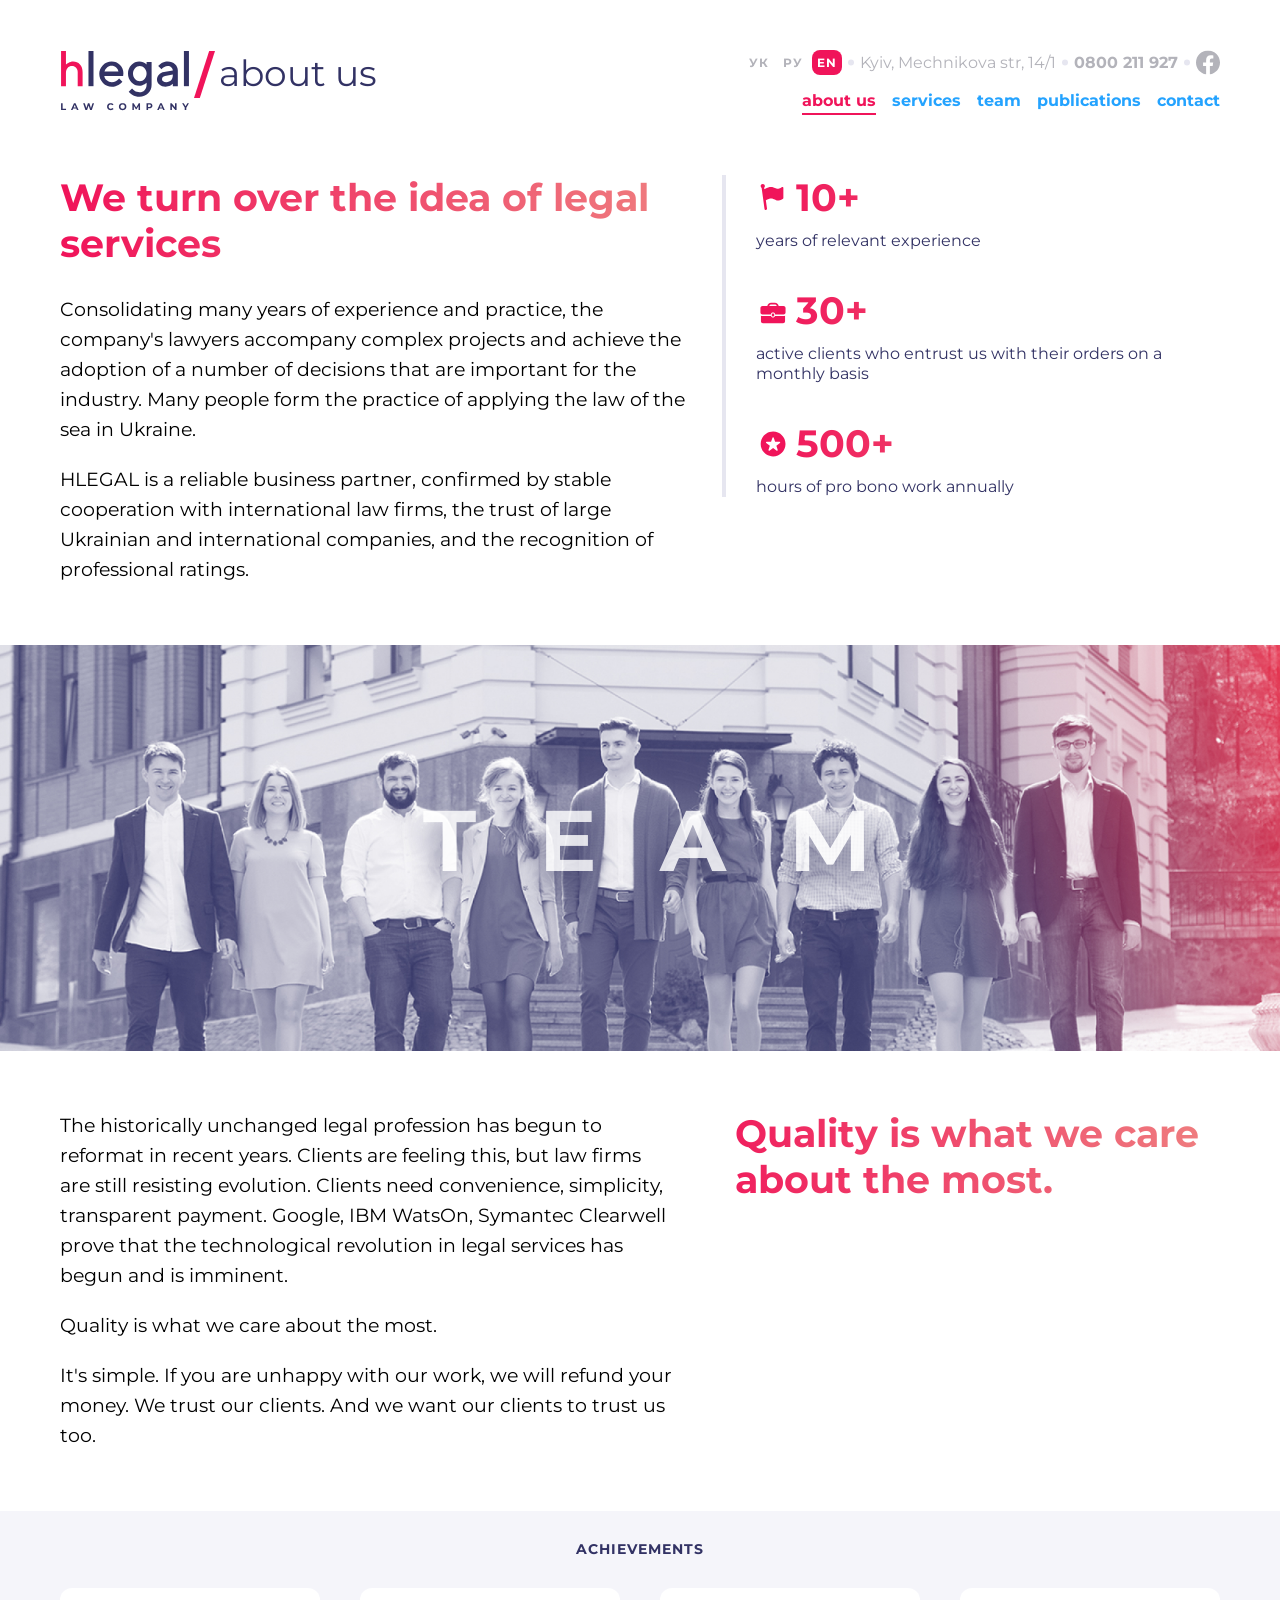
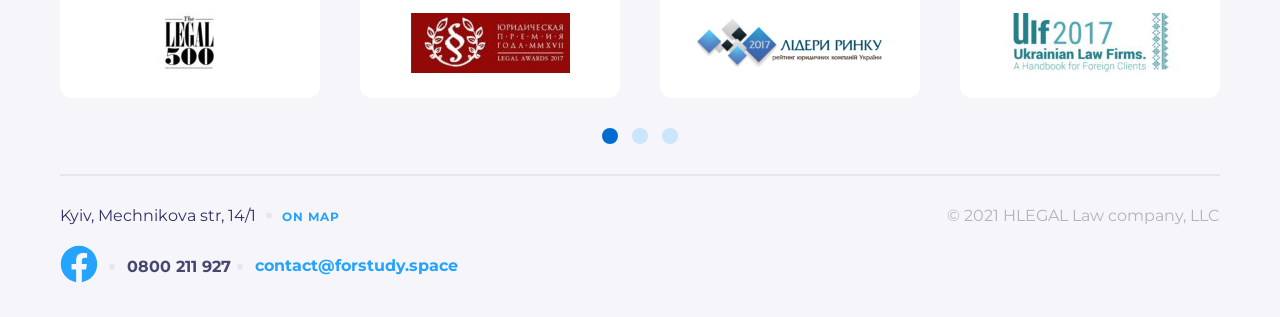
<file: app/about.html>
<!DOCTYPE html>
<html lang="en">
<head>
    <meta charset="UTF-8">
    <meta http-equiv="X-UA-Compatible" content="IE=edge">
    <meta name="viewport" content="width=device-width, initial-scale=1.0">
    <link rel="stylesheet" href="css/style.css">
    <link rel="preload" as="font" href="./fonts/Montserrat-Bold.woff2" type="font/woff2" crossorigin="anonymous">
    <link rel="preload" as="font" href="./fonts/Montserrat-Regular.woff2" type="font/woff2" crossorigin="anonymous">
    <title>About us | Hlegal</title>
</head>
<body class="body">
    <div class="container">
        <header class="header">
            <div class="header__top header__top--about-pg">
                <div class="header__lang header__lang--about-pg">
                    <a href="#"><span class="big-text">ук</span></a>
                    <a href="#"><span class="big-text">ру</span></a>
                    <a href="#" class="header__active-lang-white"><span class="big-text">en</span></a>
                </div>
                <div class="p-fs16-lh20 header__address header__address--about-pg">Kyiv, Mechnikova str, 14/1</div>
                <a class="tel header__tel--about-pg" href="tel:0800 211 927">0800 211 927</a>
                <a class="fb-logo header__fb" href="#" aria-label="facebook">
                    <svg width="24" height="25" viewBox="0 0 24 25" fill="none" xmlns="http://www.w3.org/2000/svg">
                        <g clip-path="url(#clip0_19_133)">
                        <path d="M24 12.5733C24 5.90541 18.6274 0.5 12 0.5C5.37258 0.5 0 5.90541 0 12.5733C0 18.5995 4.38823 23.5943 10.125 24.5V16.0633H7.07813V12.5733H10.125V9.91343C10.125 6.88755 11.9165 5.21615 14.6576 5.21615C15.9705 5.21615 17.3438 5.45195 17.3438 5.45195V8.42313H15.8306C14.3399 8.42313 13.875 9.35379 13.875 10.3086V12.5733H17.2031L16.6711 16.0633H13.875V24.5C19.6118 23.5943 24 18.5995 24 12.5733Z" fill="#B3B3BA"/>
                        </g>
                        <defs>
                        <clipPath id="clip0_19_133">
                        <rect width="24" height="24" fill="white" transform="translate(0 0.5)"/>
                        </clipPath>
                        </defs>
                    </svg>
                </a>
            </div>
            <div class="header__logo header__logo--flex">
                <a href="./index.html" aria-label="go to main page">
                    <svg width="69" height="32" viewBox="0 0 130 61" fill="none" xmlns="http://www.w3.org/2000/svg">
                        <path d="M4.95672 6.10352e-05H0V35.7987H4.95672V22.5177C4.95672 20.271 5.51557 18.4985 6.63326 17.2503C7.75095 16.0021 9.2817 15.353 11.1769 15.353C12.8049 15.353 14.1655 15.9522 15.2589 17.1005C16.3523 18.2738 16.9112 19.7467 16.9112 21.5192V35.8236H21.8922V21.5192C21.8922 18.2239 20.9932 15.6276 19.1951 13.6804C17.3971 11.7332 15.0402 10.7596 12.1731 10.7596C11.347 10.7596 10.5209 10.8595 9.71906 11.0841C8.89294 11.3088 8.2369 11.5585 7.70235 11.8331C7.16781 12.1077 6.65756 12.4072 6.1959 12.7567C5.73424 13.1062 5.41838 13.3559 5.27259 13.5057C5.1268 13.6555 5.00532 13.7553 4.95672 13.8302V6.10352e-05Z" fill="#F0145A"/>
                        <path d="M32.9727 0H27.8628V35.7689H32.9727V0Z" fill="#323264"/>
                        <path d="M63.1113 25.2931L63.3668 22.7382C63.3668 19.3146 62.2427 16.4531 59.9432 14.1537C57.6438 11.8543 54.7823 10.7301 51.3587 10.7301C47.9351 10.7301 44.9714 11.9565 42.5187 14.4092C40.066 16.8619 38.8396 19.7745 38.8396 23.2492C38.8396 26.8261 40.1171 29.892 42.6209 32.4469C45.1247 35.0018 48.1395 36.2793 51.6142 36.2793C52.9428 36.2793 54.1691 36.0749 55.3955 35.7172C56.6218 35.3084 57.6438 34.8996 58.3592 34.4909C59.1257 34.031 59.8921 33.52 60.5564 32.9579C61.2207 32.3958 61.6806 31.987 61.885 31.7315C62.0894 31.4761 62.2427 31.3228 62.3449 31.1695L59.0235 27.8481L58.257 28.8189C57.746 29.4321 56.8773 30.0453 55.651 30.7096C54.3735 31.3739 53.045 31.6804 51.6142 31.6804C49.6214 31.6804 47.9351 31.0673 46.5044 29.7898C45.0736 28.5123 44.2049 27.0305 43.9494 25.2931H63.1113ZM51.3587 15.0735C53.2493 15.0735 54.7823 15.6355 56.0598 16.7086C57.2861 17.8328 58.0526 19.2124 58.3592 20.9498H44.1538C44.6137 19.2124 45.4313 17.8328 46.7088 16.7086C47.9351 15.6355 49.5192 15.0735 51.3587 15.0735Z" fill="#323264"/>
                        <path d="M86.943 34.2865C86.943 36.5348 86.2787 38.3743 84.8991 39.8051C83.5705 41.1847 81.8843 41.9001 79.7892 41.9001C78.8695 41.9001 77.9497 41.7468 77.081 41.4913C76.2124 41.2358 75.5481 40.9292 74.986 40.5715C74.4239 40.2139 73.9129 39.8562 73.4019 39.3963C72.9421 38.9364 72.6355 38.6298 72.4822 38.4765C72.3289 38.3232 72.2267 38.1699 72.1245 38.0677L68.8031 41.3891L69.2119 41.9001C69.4674 42.2578 69.9273 42.7177 70.5404 43.2287C71.1536 43.6885 71.869 44.1995 72.6866 44.7105C73.5041 45.1704 74.5261 45.5792 75.8036 45.9369C77.081 46.2946 78.4096 46.499 79.7892 46.499C83.2639 46.499 86.1254 45.3237 88.5271 42.9732C90.8776 40.5716 92.0528 37.71 92.0528 34.2354V11.2411H86.943V13.796L86.0743 13.0295C85.5123 12.5185 84.6436 12.0076 83.4172 11.4966C82.1909 10.9856 80.8623 10.7301 79.5338 10.7301C76.4168 10.7301 73.7596 11.9054 71.4602 14.307C69.1608 16.7086 68.0366 19.5701 68.0366 22.9937C68.0366 26.4173 69.1608 29.2788 71.4602 31.6804C73.7596 34.0821 76.4168 35.2573 79.5338 35.2573C80.4024 35.2573 81.22 35.1551 82.0887 34.9507C82.9062 34.6952 83.5705 34.4397 84.1326 34.1843C84.6947 33.9288 85.2057 33.6222 85.6656 33.2645C86.1254 32.9068 86.4831 32.6513 86.5853 32.5491L86.943 32.1914V34.2865ZM73.1465 22.9937C73.1465 20.8476 73.8107 19.0591 75.1904 17.5773C76.57 16.0954 78.2052 15.329 80.0447 15.329C81.8843 15.329 83.5194 16.0954 84.8991 17.5773C86.2276 19.0591 86.943 20.8476 86.943 22.9937C86.943 25.1398 86.2276 26.9283 84.8991 28.4101C83.5194 29.892 81.8843 30.6585 80.0447 30.6585C78.2052 30.6585 76.57 29.892 75.1904 28.4101C73.8107 26.9283 73.1465 25.1398 73.1465 22.9937Z" fill="#323264"/>
                        <path d="M118.724 35.7683V19.9278C118.724 17.3218 117.753 15.1246 115.863 13.3872C113.972 11.5988 111.519 10.7301 108.504 10.7301C107.329 10.7301 106.154 10.8834 105.03 11.19C103.906 11.5477 102.986 11.9054 102.322 12.3142C101.657 12.7229 100.993 13.1828 100.38 13.7449C99.7666 14.2559 99.409 14.6136 99.2046 14.818C99.0513 15.0224 98.898 15.1757 98.7958 15.329L102.117 18.6504L102.781 17.7817C103.19 17.2196 103.906 16.7086 104.979 16.1465C106.052 15.5845 107.227 15.329 108.504 15.329C109.986 15.329 111.213 15.7888 112.184 16.6575C113.154 17.5262 113.614 18.6504 113.614 19.9278L104.672 21.4608C102.475 21.8185 100.686 22.6871 99.46 24.0668C98.1826 25.4464 97.5183 27.1327 97.5183 29.1255C97.5183 31.0162 98.3359 32.6513 99.971 34.0821C101.657 35.5639 103.701 36.2793 106.205 36.2793C107.074 36.2793 107.891 36.1771 108.709 35.9216C109.578 35.7172 110.242 35.4617 110.804 35.2062C111.366 34.9507 111.877 34.6442 112.337 34.2865C112.797 33.9288 113.103 33.6733 113.308 33.5711C113.461 33.4178 113.563 33.2645 113.614 33.2134V35.7683H118.724ZM106.972 31.6804C105.643 31.6804 104.57 31.3739 103.803 30.7607C102.986 30.1475 102.628 29.4321 102.628 28.6145C102.628 27.7459 102.884 26.9794 103.446 26.4173C104.008 25.8552 104.774 25.4464 105.694 25.2931L113.614 24.0157V24.5267C113.614 26.8261 113.052 28.5634 111.877 29.8409C110.702 31.0673 109.067 31.6804 106.972 31.6804Z" fill="#323264"/>
                        <path d="M130 0H124.89V35.7689H130V0Z" fill="#323264"/>
                        <path d="M0 53.1185H1.59915V58.7253H5.06396V60.0283H0V53.1185Z" fill="#323264"/>
                        <path d="M15.5016 58.5477H12.2934L11.6814 60.0283H10.0428L13.1226 53.1185H14.702L17.7917 60.0283H16.1136L15.5016 58.5477ZM14.9982 57.3335L13.9025 54.688L12.8067 57.3335H14.9982Z" fill="#323264"/>
                        <path d="M33.5121 53.1185L31.2516 60.0283H29.534L28.0138 55.3494L26.4443 60.0283H24.7366L22.4662 53.1185H24.1245L25.6842 57.9751L27.313 53.1185H28.7937L30.3731 58.0146L31.9821 53.1185H33.5121Z" fill="#323264"/>
                        <path d="M50.5232 60.1468C49.819 60.1468 49.1807 59.9954 48.6082 59.6927C48.0422 59.3834 47.5947 58.959 47.2657 58.4193C46.9432 57.8731 46.782 57.2578 46.782 56.5734C46.782 55.889 46.9432 55.277 47.2657 54.7373C47.5947 54.1911 48.0422 53.7667 48.6082 53.464C49.1807 53.1547 49.8223 53 50.5331 53C51.1319 53 51.6716 53.1053 52.152 53.3159C52.6389 53.5265 53.047 53.8292 53.376 54.224L52.3494 55.1717C51.8821 54.6321 51.303 54.3622 50.612 54.3622C50.1843 54.3622 49.8026 54.4577 49.467 54.6485C49.1313 54.8328 48.8681 55.0927 48.6773 55.4283C48.493 55.764 48.4009 56.1456 48.4009 56.5734C48.4009 57.0012 48.493 57.3828 48.6773 57.7185C48.8681 58.0541 49.1313 58.3173 49.467 58.5082C49.8026 58.6924 50.1843 58.7846 50.612 58.7846C51.303 58.7846 51.8821 58.5115 52.3494 57.9653L53.376 58.9129C53.047 59.3143 52.6389 59.6203 52.152 59.8309C51.665 60.0415 51.1221 60.1468 50.5232 60.1468Z" fill="#323264"/>
                        <path d="M62.5933 60.1468C61.876 60.1468 61.2278 59.9922 60.6487 59.6829C60.0761 59.3736 59.6253 58.9491 59.2963 58.4095C58.9738 57.8632 58.8126 57.2512 58.8126 56.5734C58.8126 55.8956 58.9738 55.2868 59.2963 54.7472C59.6253 54.201 60.0761 53.7733 60.6487 53.464C61.2278 53.1547 61.876 53 62.5933 53C63.3106 53 63.9555 53.1547 64.5281 53.464C65.1006 53.7733 65.5514 54.201 65.8804 54.7472C66.2095 55.2868 66.374 55.8956 66.374 56.5734C66.374 57.2512 66.2095 57.8632 65.8804 58.4095C65.5514 58.9491 65.1006 59.3736 64.5281 59.6829C63.9555 59.9922 63.3106 60.1468 62.5933 60.1468ZM62.5933 58.7846C63.0013 58.7846 63.3698 58.6924 63.6989 58.5082C64.0279 58.3173 64.2846 58.0541 64.4688 57.7185C64.6597 57.3828 64.7551 57.0012 64.7551 56.5734C64.7551 56.1456 64.6597 55.764 64.4688 55.4283C64.2846 55.0927 64.0279 54.8328 63.6989 54.6485C63.3698 54.4577 63.0013 54.3622 62.5933 54.3622C62.1853 54.3622 61.8168 54.4577 61.4877 54.6485C61.1587 54.8328 60.8987 55.0927 60.7079 55.4283C60.5236 55.764 60.4315 56.1456 60.4315 56.5734C60.4315 57.0012 60.5236 57.3828 60.7079 57.7185C60.8987 58.0541 61.1587 58.3173 61.4877 58.5082C61.8168 58.6924 62.1853 58.7846 62.5933 58.7846Z" fill="#323264"/>
                        <path d="M78.7995 60.0283L78.7896 55.8824L76.7561 59.2979H76.0355L74.0119 55.9713V60.0283H72.5115V53.1185H73.8342L76.4205 57.4125L78.9673 53.1185H80.2802L80.2999 60.0283H78.7995Z" fill="#323264"/>
                        <path d="M89.8659 53.1185C90.478 53.1185 91.0077 53.2205 91.4552 53.4245C91.9093 53.6285 92.2581 53.918 92.5016 54.2931C92.7451 54.6682 92.8668 55.1125 92.8668 55.6258C92.8668 56.1325 92.7451 56.5767 92.5016 56.9584C92.2581 57.3335 91.9093 57.623 91.4552 57.8271C91.0077 58.0245 90.478 58.1232 89.8659 58.1232H88.4741V60.0283H86.8749V53.1185H89.8659ZM89.7771 56.8202C90.2575 56.8202 90.6227 56.7182 90.8728 56.5142C91.1229 56.3036 91.2479 56.0074 91.2479 55.6258C91.2479 55.2375 91.1229 54.9414 90.8728 54.7373C90.6227 54.5268 90.2575 54.4215 89.7771 54.4215H88.4741V56.8202H89.7771Z" fill="#323264"/>
                        <path d="M103.148 58.5477H99.9396L99.3276 60.0283H97.6889L100.769 53.1185H102.348L105.438 60.0283H103.76L103.148 58.5477ZM102.644 57.3335L101.549 54.688L100.453 57.3335H102.644Z" fill="#323264"/>
                        <path d="M117.428 53.1185V60.0283H116.115L112.67 55.8331V60.0283H111.09V53.1185H112.413L115.848 57.3137V53.1185H117.428Z" fill="#323264"/>
                        <path d="M127.315 57.5803V60.0283H125.716V57.5605L123.041 53.1185H124.739L126.585 56.1884L128.43 53.1185H130L127.315 57.5803Z" fill="#323264"/>
                    </svg>
                </a>
                <div class="header__slash">
                    <svg width="12" height="26" viewBox="0 0 21 47" fill="none" xmlns="http://www.w3.org/2000/svg">
                    <path fill-rule="evenodd" clip-rule="evenodd" d="M15.1752 0H21L5.82482 47H0L15.1752 0Z" fill="#F0145A"/>
                    </svg>
                </div>
                <div class="header__breadcrumbs">about us</div>
            </div>
            <nav class="menu-nav">
                <button class="menu-nav__btn" type="button">
                    <svg class="menu-nav__active-burger" width="32" height="33" viewBox="0 0 32 33" fill="none" xmlns="http://www.w3.org/2000/svg">
                        <path d="M7 10.5H25" stroke="#323264" stroke-width="2"/>
                        <path d="M7 16.5H25" stroke="#323264" stroke-width="2"/>
                        <path d="M7 22.5H25" stroke="#323264" stroke-width="2"/>
                    </svg>
                </button>
                <ul class="menu-nav__list menu-nav__list--about-pg">
                    <li><a class="menu-nav__is-active" href="./about.html">about us</a></li>
                    <li><a href="./services.html">services</a></li>
                    <li><a href="#">team</a></li>
                    <li><a href="#">publications</a></li>
                    <li><a href="#">contact</a></li>
                </ul>
            </nav>            
        </header>
        <section class="section-1-about">
            <div class="section-1-about__text">
                <h3 class="h3-title">We turn over the idea of legal services</h3>
                <p class="p-text p-text--black section-1-about__descript">
                    <span>Consolidating many years of experience and practice, the company's lawyers accompany complex projects and achieve the adoption of a number of decisions that are important for the industry. Many people form the practice of applying the law of the sea in Ukraine.</span>
                    HLEGAL is a reliable business partner, confirmed by stable cooperation with international law firms, the trust of large Ukrainian and international companies, and the recognition of professional ratings.
                </p>
            </div>
            <div class="section-1-about__numbers">
                <div>
                    <h3 class="section-1-about__numb-plus section-1-about__numb-plus--1 h3-title h3-title--about">10+</h3>
                    <p class="p-fs16-lh20 p-fs16-lh20--about">years of relevant experience</p>
                </div>
                <div>
                    <h3 class="section-1-about__numb-plus section-1-about__numb-plus--2 h3-title h3-title--about">30+</h3>
                    <p class="p-fs16-lh20 p-fs16-lh20--about">active clients who entrust us with their orders on a monthly basis</p>
                </div>
                <div>
                    <h3 class="section-1-about__numb-plus section-1-about__numb-plus--3 h3-title h3-title--about">500+</h3>
                    <p class="p-fs16-lh20 p-fs16-lh20--about">hours of pro bono work annually</p>
                </div>
            </div>
        </section>
        <section class="section-2-about">
            <p class="section-2-about__team big-text">Team</p>
        </section>
        <section class="section-3-about">
            <p class="p-text p-text--black section-3-about__some-text">
                The historically unchanged legal profession has begun to reformat in recent years. Clients are feeling this, but law firms are still resisting evolution. Clients need convenience, simplicity, transparent payment. Google, IBM WatsOn, Symantec Clearwell prove that the technological revolution in legal services has begun and is imminent.
                <span class="section-3-about__span-mg">Quality is what we care about the most.</span>
                It's simple. If you are unhappy with our work, we will refund your money. We trust our clients. And we want our clients to trust us too.
            </p>
            <h3 class="h3-title section-3-about__some-title">Quality is what we care about the most.</h3>    
        </section>
        <section class="section-4-about">
            <div class="section-4-about__wrap">
                <h3 class="big-text section-4-about__h-title">achievements</h3>
                <div class="section-4-about__cards">
                    <div class="section-4-about__achievemets-wrap">
                        <div class="section-4-about__active-card"><img src="./img/legal-500-about-page.jpg" srcset="./img/legal-500-about-page@2x.jpg 2x" alt="legal"></div>
                    </div>
                    <div class="section-4-about__achievemets-wrap">
                        <div class="section-4-about__active-card"><img src="./img/awards-about-page.jpg" srcset="./img/awards-about-page@2x.jpg 2x" alt="award"></div>
                    </div>
                    <div class="section-4-about__achievemets-wrap">
                        <div class="section-4-about__active-card"><img src="./img/liders-about-page.jpg" srcset="./img/liders-about-page@2x.jpg 2x" alt="liders"></div>
                    </div>
                    <div class="section-4-about__achievemets-wrap">    
                        <div class="section-4-about__active-card"><img src="./img/ulf-2017-about-page.jpg" srcset="./img/ulf-2017-about-page@2x.jpg 2x" alt="ulf"></div>
                    </div>                      
                </div>
                <div class="slider-wrap section-4-about__button-wrap">
                    <button class="slider-wrap__active-slider section-4-about__button" type="button" aria-label="change slide"></button>
                    <button class="section-4-about__button" type="button" aria-label="change slide"></button>
                    <button class="section-4-about__button" type="button" aria-label="change slide"></button>
                    <button class="section-4-about__button" type="button" aria-label="change slide"></button>
                    <button class="section-4-about__button" type="button" aria-label="change slide"></button>
                    <button class="section-4-about__button" type="button" aria-label="change slide"></button>
                </div>
            </div>
        </section>
    </div>
    <footer class="footer backround-grey">
        <div class="container">   
            <div class="footer__line"></div>
            <div class="footer__wrap footer__wrap--about">
                <div class="footer__address footer__address--about">
                    <div class="p-fs16-lh20 footer__street">Kyiv, Mechnikova str, 14/1</div>
                    <a href="#" class="big-text">On map</a>
                </div>
                <div class="footer__contacts footer__contacts--about">
                    <a class="footer__fb" href="#" aria-label="facebook">
                        <svg width="38" height="38" viewBox="0 0 24 25" fill="none" xmlns="http://www.w3.org/2000/svg">
                            <path d="M24 12.5733C24 5.90541 18.6274 0.5 12 0.5C5.37258 0.5 0 5.90541 0 12.5733C0 18.5995 4.38823 23.5943 10.125 24.5V16.0633H7.07813V12.5733H10.125V9.91343C10.125 6.88755 11.9165 5.21615 14.6576 5.21615C15.9705 5.21615 17.3438 5.45195 17.3438 5.45195V8.42313H15.8306C14.3399 8.42313 13.875 9.35379 13.875 10.3086V12.5733H17.2031L16.6711 16.0633H13.875V24.5C19.6118 23.5943 24 18.5995 24 12.5733Z" fill="white"/>
                        </svg>
                    </a>
                    <a class="tel footer__tel" href="tel:0800211927">0800 211 927</a>
                    <a class="p-fs16-lh20 footer__mail" href="mailto:contact@forstudy.space">contact@forstudy.space</a>
                </div>
                <div class="p-fs16-lh20 footer__rights footer__rights--about">© 2021 HLEGAL Law company, LLC</div>
            </div>
        </div> 
    </footer>
</body>
</html>
</file>
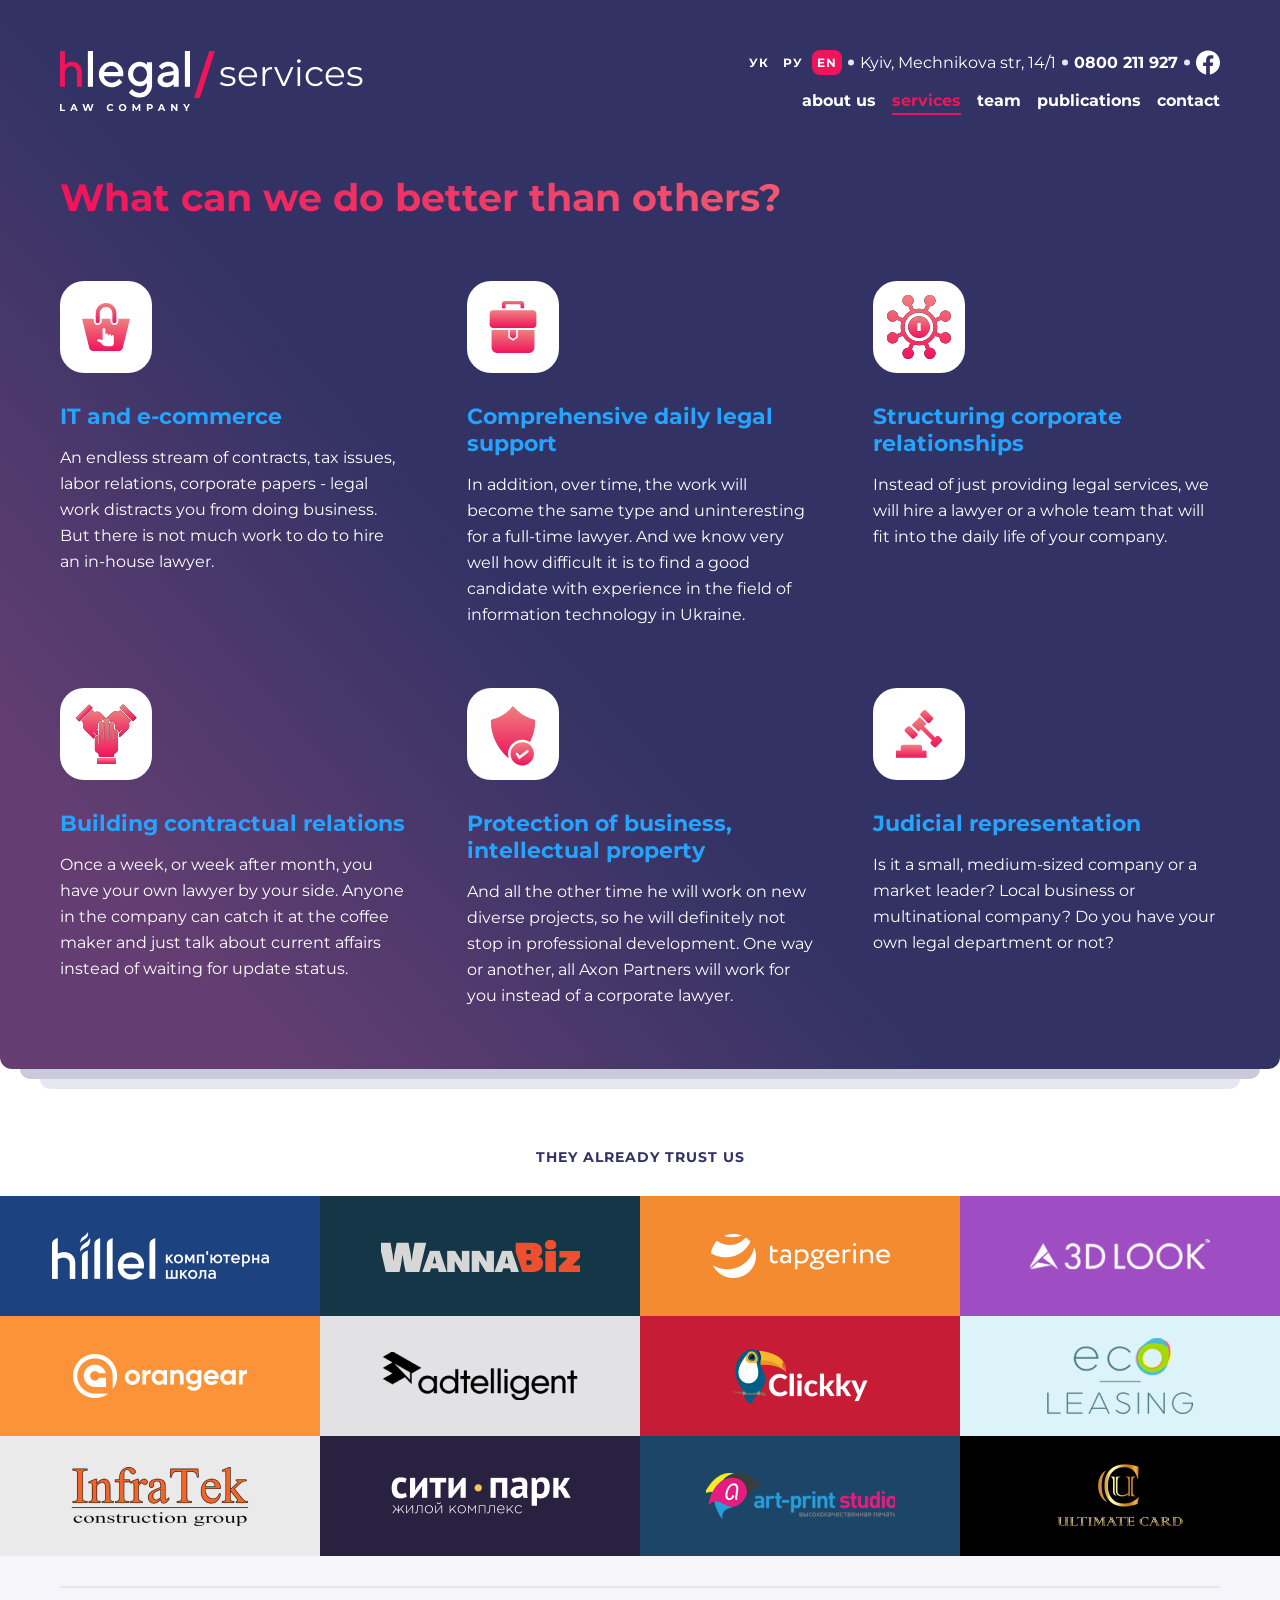
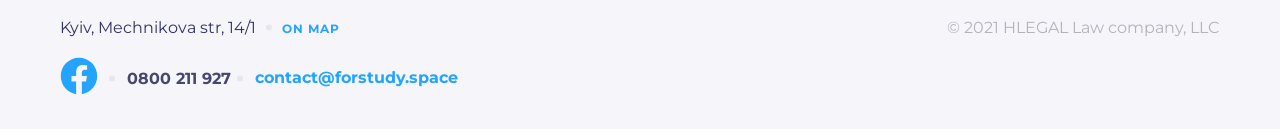
<file: app/services.html>
<!DOCTYPE html>
<html lang="en">
<head>
    <meta charset="UTF-8">
    <meta http-equiv="X-UA-Compatible" content="IE=edge">
    <meta name="viewport" content="width=device-width, initial-scale=1.0">
    <link rel="stylesheet" href="css/style.css">
    <link rel="preload" as="font" href="./fonts/Montserrat-Bold.woff2" type="font/woff2" crossorigin="anonymous">
    <link rel="preload" as="font" href="./fonts/Montserrat-Regular.woff2" type="font/woff2" crossorigin="anonymous">
    <title>Services | Hlegal</title>
</head>
<body class="body">
    <div class="gradient-top">
        <div class="container">
            <header class="header">
                <div class="header__top">
                    <div class="header__lang">
                        <a href="#"><span class="big-text">ук</span></a>
                        <a href="#"><span class="big-text">ру</span></a>
                        <a class="header__active-lang" href="#"><span class="big-text">en</span></a>
                    </div>
                    <div class="p-fs16-lh20 header__address">Kyiv, Mechnikova str, 14/1</div>
                    <a class="tel header__tel" href="tel:0800211927">0800 211 927</a>
                    <a class="fb-logo header__fb" href="#" aria-label="facebook">
                        <svg width="24" height="25" viewBox="0 0 24 25" fill="none" xmlns="http://www.w3.org/2000/svg">
                        <path d="M24 12.5733C24 5.90541 18.6274 0.5 12 0.5C5.37258 0.5 0 5.90541 0 12.5733C0 18.5995 4.38823 23.5943 10.125 24.5V16.0633H7.07813V12.5733H10.125V9.91343C10.125 6.88755 11.9165 5.21615 14.6576 5.21615C15.9705 5.21615 17.3438 5.45195 17.3438 5.45195V8.42313H15.8306C14.3399 8.42313 13.875 9.35379 13.875 10.3086V12.5733H17.2031L16.6711 16.0633H13.875V24.5C19.6118 23.5943 24 18.5995 24 12.5733Z" fill="white"/>
                        </svg>
                    </a>
                </div>
                <div class="header__logo header__logo--flex">
                    <a href="./index.html" aria-label="main page">
                        <svg width="69" height="32" viewBox="0 0 130 60" fill="none" xmlns="http://www.w3.org/2000/svg">
                            <g clip-path="url(#clip0_28136_1492)">
                            <path d="M4.95672 0H0V35.7986H4.95672V22.5177C4.95672 20.2709 5.51557 18.4984 6.63326 17.2502C7.75095 16.002 9.2817 15.353 11.1769 15.353C12.8049 15.353 14.1655 15.9521 15.2589 17.1004C16.3523 18.2738 16.9112 19.7466 16.9112 21.5191V35.8236H21.8922V21.5191C21.8922 18.2238 20.9932 15.6276 19.1951 13.6804C17.3971 11.7332 15.0402 10.7596 12.1731 10.7596C11.347 10.7596 10.5209 10.8594 9.71906 11.0841C8.89294 11.3088 8.2369 11.5584 7.70235 11.833C7.16781 12.1076 6.65756 12.4072 6.1959 12.7567C5.73424 13.1062 5.41838 13.3558 5.27259 13.5056C5.1268 13.6554 5.00532 13.7552 4.95672 13.8301V0Z" fill="#F0145A"/>
                            <path d="M32.9727 0H27.8628V35.7689H32.9727V0Z" fill="white"/>
                            <path d="M63.1116 25.2935L63.3671 22.7386C63.3671 19.315 62.2429 16.4535 59.9435 14.1541C57.6441 11.8546 54.7825 10.7305 51.359 10.7305C47.9354 10.7305 44.9717 11.9568 42.5189 14.4096C40.0662 16.8623 38.8398 19.7749 38.8398 23.2496C38.8398 26.8265 40.1173 29.8924 42.6211 32.4473C45.1249 35.0022 48.1398 36.2797 51.6144 36.2797C52.943 36.2797 54.1694 36.0753 55.3957 35.7176C56.6221 35.3088 57.6441 34.9 58.3594 34.4912C59.1259 34.0313 59.8924 33.5204 60.5567 32.9583C61.2209 32.3962 61.6808 31.9874 61.8852 31.7319C62.0896 31.4764 62.2429 31.3231 62.3451 31.1698L59.0237 27.8484L58.2572 28.8193C57.7463 29.4325 56.8776 30.0457 55.6512 30.7099C54.3738 31.3742 53.0452 31.6808 51.6144 31.6808C49.6216 31.6808 47.9354 31.0676 46.5046 29.7902C45.0738 28.5127 44.2052 27.0309 43.9497 25.2935H63.1116ZM51.359 15.0738C53.2496 15.0738 54.7825 15.6359 56.06 16.709C57.2864 17.8331 58.0528 19.2128 58.3594 20.9501H44.1541C44.614 19.2128 45.4315 17.8331 46.709 16.709C47.9354 15.6359 49.5194 15.0738 51.359 15.0738Z" fill="white"/>
                            <path d="M86.943 34.2868C86.943 36.5351 86.2787 38.3747 84.8991 39.8054C83.5705 41.1851 81.8843 41.9005 79.7892 41.9005C78.8695 41.9005 77.9497 41.7472 77.081 41.4917C76.2124 41.2362 75.5481 40.9296 74.986 40.5719C74.4239 40.2142 73.9129 39.8565 73.4019 39.3967C72.9421 38.9368 72.6355 38.6302 72.4822 38.4769C72.3289 38.3236 72.2267 38.1703 72.1245 38.0681L68.8031 41.3895L69.2119 41.9005C69.4674 42.2582 69.9273 42.718 70.5404 43.229C71.1536 43.6889 71.869 44.1999 72.6866 44.7109C73.5041 45.1708 74.5261 45.5796 75.8036 45.9372C77.081 46.2949 78.4096 46.4993 79.7892 46.4993C83.2639 46.4993 86.1254 45.3241 88.5271 42.9735C90.8776 40.5719 92.0528 37.7104 92.0528 34.2357V11.2415H86.943V13.7964L86.0743 13.0299C85.5123 12.5189 84.6436 12.0079 83.4172 11.4969C82.1909 10.986 80.8623 10.7305 79.5338 10.7305C76.4168 10.7305 73.7596 11.9057 71.4602 14.3074C69.1608 16.709 68.0366 19.5705 68.0366 22.9941C68.0366 26.4177 69.1608 29.2792 71.4602 31.6808C73.7596 34.0824 76.4168 35.2577 79.5338 35.2577C80.4024 35.2577 81.22 35.1555 82.0887 34.9511C82.9062 34.6956 83.5705 34.4401 84.1326 34.1846C84.6947 33.9291 85.2057 33.6225 85.6656 33.2648C86.1254 32.9072 86.4831 32.6517 86.5853 32.5495L86.943 32.1918V34.2868ZM73.1465 22.9941C73.1465 20.8479 73.8107 19.0595 75.1904 17.5777C76.57 16.0958 78.2052 15.3293 80.0447 15.3293C81.8843 15.3293 83.5194 16.0958 84.8991 17.5777C86.2276 19.0595 86.943 20.8479 86.943 22.9941C86.943 25.1402 86.2276 26.9287 84.8991 28.4105C83.5194 29.8924 81.8843 30.6588 80.0447 30.6588C78.2052 30.6588 76.57 29.8924 75.1904 28.4105C73.8107 26.9287 73.1465 25.1402 73.1465 22.9941Z" fill="white"/>
                            <path d="M118.724 35.7687V19.9282C118.724 17.3222 117.753 15.1249 115.862 13.3876C113.972 11.5991 111.519 10.7305 108.504 10.7305C107.329 10.7305 106.154 10.8838 105.03 11.1904C103.905 11.548 102.986 11.9057 102.321 12.3145C101.657 12.7233 100.993 13.1832 100.38 13.7453C99.7664 14.2563 99.4087 14.6139 99.2043 14.8183C99.051 15.0227 98.8977 15.176 98.7955 15.3293L102.117 18.6507L102.781 17.782C103.19 17.22 103.905 16.709 104.978 16.1469C106.051 15.5848 107.227 15.3293 108.504 15.3293C109.986 15.3293 111.212 15.7892 112.183 16.6579C113.154 17.5266 113.614 18.6507 113.614 19.9282L104.672 21.4611C102.475 21.8188 100.686 22.6875 99.4598 24.0672C98.1823 25.4468 97.5181 27.1331 97.5181 29.1259C97.5181 31.0165 98.3356 32.6517 99.9708 34.0824C101.657 35.5643 103.701 36.2797 106.205 36.2797C107.073 36.2797 107.891 36.1775 108.709 35.922C109.577 35.7176 110.242 35.4621 110.804 35.2066C111.366 34.9511 111.877 34.6445 112.337 34.2868C112.796 33.9291 113.103 33.6736 113.307 33.5715C113.461 33.4182 113.563 33.2649 113.614 33.2138V35.7687H118.724ZM106.971 31.6808C105.643 31.6808 104.57 31.3742 103.803 30.761C102.986 30.1479 102.628 29.4325 102.628 28.6149C102.628 27.7462 102.883 26.9798 103.445 26.4177C104.008 25.8556 104.774 25.4468 105.694 25.2935L113.614 24.0161V24.527C113.614 26.8265 113.052 28.5638 111.877 29.8413C110.701 31.0676 109.066 31.6808 106.971 31.6808Z" fill="white"/>
                            <path d="M130 0H124.89V35.7689H130V0Z" fill="white"/>
                            <path d="M0 53.1185H1.59915V58.7253H5.06396V60.0283H0V53.1185Z" fill="white"/>
                            <path d="M15.5016 58.5477H12.2934L11.6814 60.0283H10.0428L13.1226 53.1185H14.702L17.7917 60.0283H16.1136L15.5016 58.5477ZM14.9982 57.3335L13.9025 54.688L12.8067 57.3335H14.9982Z" fill="white"/>
                            <path d="M33.5121 53.1185L31.2516 60.0283H29.534L28.0138 55.3494L26.4443 60.0283H24.7366L22.4662 53.1185H24.1245L25.6842 57.9751L27.313 53.1185H28.7937L30.3731 58.0146L31.9821 53.1185H33.5121Z" fill="white"/>
                            <path d="M50.5232 60.1468C49.819 60.1468 49.1807 59.9954 48.6082 59.6927C48.0422 59.3834 47.5947 58.959 47.2657 58.4193C46.9432 57.8731 46.782 57.2578 46.782 56.5734C46.782 55.889 46.9432 55.277 47.2657 54.7373C47.5947 54.1911 48.0422 53.7667 48.6082 53.464C49.1807 53.1547 49.8223 53 50.5331 53C51.1319 53 51.6716 53.1053 52.152 53.3159C52.6389 53.5265 53.047 53.8292 53.376 54.224L52.3494 55.1717C51.8821 54.6321 51.303 54.3622 50.612 54.3622C50.1843 54.3622 49.8026 54.4577 49.467 54.6485C49.1313 54.8328 48.8681 55.0927 48.6773 55.4283C48.493 55.764 48.4009 56.1456 48.4009 56.5734C48.4009 57.0012 48.493 57.3828 48.6773 57.7185C48.8681 58.0541 49.1313 58.3173 49.467 58.5082C49.8026 58.6924 50.1843 58.7846 50.612 58.7846C51.303 58.7846 51.8821 58.5115 52.3494 57.9653L53.376 58.9129C53.047 59.3143 52.6389 59.6203 52.152 59.8309C51.665 60.0415 51.1221 60.1468 50.5232 60.1468Z" fill="white"/>
                            <path d="M62.5933 60.1468C61.876 60.1468 61.2278 59.9922 60.6487 59.6829C60.0761 59.3736 59.6253 58.9491 59.2963 58.4095C58.9738 57.8632 58.8126 57.2512 58.8126 56.5734C58.8126 55.8956 58.9738 55.2868 59.2963 54.7472C59.6253 54.201 60.0761 53.7733 60.6487 53.464C61.2278 53.1547 61.876 53 62.5933 53C63.3106 53 63.9555 53.1547 64.5281 53.464C65.1006 53.7733 65.5514 54.201 65.8804 54.7472C66.2095 55.2868 66.374 55.8956 66.374 56.5734C66.374 57.2512 66.2095 57.8632 65.8804 58.4095C65.5514 58.9491 65.1006 59.3736 64.5281 59.6829C63.9555 59.9922 63.3106 60.1468 62.5933 60.1468ZM62.5933 58.7846C63.0013 58.7846 63.3698 58.6924 63.6989 58.5082C64.0279 58.3173 64.2846 58.0541 64.4688 57.7185C64.6597 57.3828 64.7551 57.0012 64.7551 56.5734C64.7551 56.1456 64.6597 55.764 64.4688 55.4283C64.2846 55.0927 64.0279 54.8328 63.6989 54.6485C63.3698 54.4577 63.0013 54.3622 62.5933 54.3622C62.1853 54.3622 61.8168 54.4577 61.4877 54.6485C61.1587 54.8328 60.8987 55.0927 60.7079 55.4283C60.5236 55.764 60.4315 56.1456 60.4315 56.5734C60.4315 57.0012 60.5236 57.3828 60.7079 57.7185C60.8987 58.0541 61.1587 58.3173 61.4877 58.5082C61.8168 58.6924 62.1853 58.7846 62.5933 58.7846Z" fill="white"/>
                            <path d="M78.7995 60.0283L78.7896 55.8824L76.7561 59.2979H76.0355L74.0119 55.9713V60.0283H72.5115V53.1185H73.8342L76.4205 57.4125L78.9673 53.1185H80.2802L80.2999 60.0283H78.7995Z" fill="white"/>
                            <path d="M89.8659 53.1185C90.478 53.1185 91.0077 53.2205 91.4552 53.4245C91.9093 53.6285 92.2581 53.918 92.5016 54.2931C92.7451 54.6682 92.8668 55.1125 92.8668 55.6258C92.8668 56.1325 92.7451 56.5767 92.5016 56.9584C92.2581 57.3335 91.9093 57.623 91.4552 57.8271C91.0077 58.0245 90.478 58.1232 89.8659 58.1232H88.4741V60.0283H86.8749V53.1185H89.8659ZM89.7771 56.8202C90.2575 56.8202 90.6227 56.7182 90.8728 56.5142C91.1229 56.3036 91.2479 56.0074 91.2479 55.6258C91.2479 55.2375 91.1229 54.9414 90.8728 54.7373C90.6227 54.5268 90.2575 54.4215 89.7771 54.4215H88.4741V56.8202H89.7771Z" fill="white"/>
                            <path d="M103.148 58.5477H99.9396L99.3276 60.0283H97.6889L100.769 53.1185H102.348L105.438 60.0283H103.76L103.148 58.5477ZM102.644 57.3335L101.549 54.688L100.453 57.3335H102.644Z" fill="white"/>
                            <path d="M117.428 53.1185V60.0283H116.115L112.67 55.8331V60.0283H111.09V53.1185H112.413L115.848 57.3137V53.1185H117.428Z" fill="white"/>
                            <path d="M127.315 57.5803V60.0283H125.716V57.5605L123.041 53.1185H124.739L126.585 56.1884L128.43 53.1185H130L127.315 57.5803Z" fill="white"/>
                            </g>
                            <defs>
                            <clipPath id="clip0_28136_1492">
                            <rect width="130" height="60" fill="white"/>
                            </clipPath>
                            </defs>
                        </svg>
                    </a>
                    <div class="header__slash">
                        <svg width="12" height="26" viewBox="0 0 21 47" fill="none" xmlns="http://www.w3.org/2000/svg">
                        <path fill-rule="evenodd" clip-rule="evenodd" d="M15.1752 0H21L5.82482 47H0L15.1752 0Z" fill="#F0145A"/>
                        </svg>
                    </div>
                    <div class="header__breadcrumbs header__breadcrumbs--services">services</div>
                </div>
                <nav class="menu-nav">
                    <button class="menu-nav__btn" type="button" aria-label="burger menu">
                        <svg class="menu-nav__active-burger" width="32" height="33" viewBox="0 0 32 33" fill="none" xmlns="http://www.w3.org/2000/svg">
                            <path d="M7 10.5H25" stroke="white" stroke-width="2"/>
                            <path d="M7 16.5H25" stroke="white" stroke-width="2"/>
                            <path d="M7 22.5H25" stroke="white" stroke-width="2"/>
                        </svg>
                    </button>
                    <ul class="menu-nav__list menu-nav__list--services-pg">
                        <li><a href="./about.html">about us</a></li>
                        <li><a class="menu-nav__is-active" href="./services.html">services</a></li>
                        <li><a href="#">team</a></li>
                        <li><a href="#">publications</a></li>
                        <li><a href="#">contact</a></li>
                    </ul>
                </nav>            
            </header>
            <section class="section-3 section-3--services">
                <div class="section-3__title">
                    <h3 class="h3-title">What can we do better than others?</h3>
                </div>
                <div class="section-3__wrap-cards">
                        <div class="section-3__card-in">
                            <div>
                                <svg width="64" height="64" viewBox="0 0 64 64" fill="none" xmlns="http://www.w3.org/2000/svg">
                                    <path d="M23.7339 28.125C24.8379 28.125 25.7339 27.229 25.7339 26.125V18.325C25.7339 14.838 28.5709 12 32.0579 12C35.5449 12 38.3829 14.838 38.3829 18.325V26.125C38.3829 27.229 39.2779 28.125 40.3829 28.125C41.4869 28.125 42.3829 27.229 42.3829 26.125V18.325C42.3839 12.632 37.7519 8 32.0579 8C26.3659 8 21.7339 12.632 21.7339 18.325V26.125C21.7339 27.229 22.6299 28.125 23.7339 28.125Z" fill="url(#paint0_linear_22728_7131)"/>
                                    <path d="M55 23.6309H44.384V26.1249C44.384 28.3309 42.59 30.1249 40.384 30.1249C38.178 30.1249 36.384 28.3309 36.384 26.1249V23.6309H27.735V26.1249C27.735 28.3309 25.941 30.1249 23.735 30.1249C21.529 30.1249 19.735 28.3309 19.735 26.1249V23.6309H8.99997C8.44797 23.6309 8.10697 24.0659 8.23797 24.6019L15.236 53.0989C15.658 54.7009 17.344 55.9999 19 55.9999H45C46.658 55.9999 48.342 54.7009 48.766 53.0989L55.762 24.6019C55.893 24.0649 55.553 23.6309 55 23.6309Z" fill="url(#paint1_linear_22728_7131)"/>
                                    <path d="M28.6001 34.4C28.6001 33.6265 29.2266 33 30.0001 33C30.7736 33 31.4001 33.6265 31.4001 34.4V41.35L31.4001 40C31.4001 39.2265 32.0266 38.6 32.8001 38.6C33.5736 38.6 34.2001 39.2265 34.2001 40V41.6764C34.2127 40.9141 34.8346 39.3 35.6 39.3C36.3731 39.3 36.9999 39.9268 37 40.7C37 40.7 37.0411 41.7411 37.1332 41.8033C37.3572 41.3285 37.8402 40 38.4 40C39.1732 40 39.8 40.6268 39.8 41.4V48.4C39.8 49.9463 38.5463 51.2 37 51.2H32.3198C30.8344 51.2 29.4099 50.6099 28.3599 49.5599L26.15 47.35L23 45.9402C23.0051 44.6033 24.0526 44.2 25.1 44.2C26.0023 44.2 26.8136 44.3407 28.6 45.25L28.6001 34.4Z" fill="white"/>
                                    <defs>
                                    <linearGradient id="paint0_linear_22728_7131" x1="32.0584" y1="8" x2="32.0584" y2="28.125" gradientUnits="userSpaceOnUse">
                                    <stop stop-color="#EF8080"/>
                                    <stop offset="1" stop-color="#F0145A"/>
                                    </linearGradient>
                                    <linearGradient id="paint1_linear_22728_7131" x1="32" y1="23.6309" x2="32" y2="55.9999" gradientUnits="userSpaceOnUse">
                                    <stop stop-color="#EF8080"/>
                                    <stop offset="1" stop-color="#F0145A"/>
                                    </linearGradient>
                                    </defs>
                                </svg>
                            </div>
                            <a href="#">IT and e-commerce</a>
                            <p>An endless stream of contracts, tax issues, labor relations, corporate papers - legal work distracts you from doing business. But there is not much work to do to hire an in-house lawyer.</p>
                        </div>                         
                        <div class="section-3__card-in">
                            <div>
                                <svg width="64" height="64" viewBox="0 0 64 64" fill="none" xmlns="http://www.w3.org/2000/svg">
                                    <path fill-rule="evenodd" clip-rule="evenodd" d="M53.4513 35.0762V52.3713C53.4513 55.4647 51.027 57.9997 48.0632 57.9997H15.9702C13.0064 57.9997 10.5822 55.4647 10.5822 52.3713V35.0762H27.2482V42.587L32.0167 45.7204L36.7852 42.587V35.0762H53.4513Z" fill="url(#paint0_linear_22728_7137)"/>
                                    <path fill-rule="evenodd" clip-rule="evenodd" d="M28.9185 35.0762V41.6847L32.0166 43.7202L35.1147 41.6847V35.0762H28.9185Z" fill="url(#paint1_linear_22728_7137)"/>
                                    <path fill-rule="evenodd" clip-rule="evenodd" d="M12.0734 15.1426H51.9599C53.8423 15.1426 55.3808 16.8507 55.3808 18.938V29.1912C55.3808 31.2786 53.8423 32.9867 51.9599 32.9867H36.314H27.7194H12.0734C10.191 32.9867 8.65259 31.2786 8.65259 29.1912V18.938C8.65259 16.8507 10.191 15.1426 12.0734 15.1426Z" fill="url(#paint2_linear_22728_7137)"/>
                                    <path fill-rule="evenodd" clip-rule="evenodd" d="M23.7119 5.95508H40.3214C41.8646 5.95508 43.1274 7.21788 43.1274 8.76103V13.1384H39.5699V10.5516C39.5699 9.8542 38.9998 9.2817 38.3024 9.2817H25.731C25.0336 9.2817 24.4635 9.8542 24.4635 10.5516V13.1384H20.9059V8.76103C20.9059 7.21788 22.1687 5.95508 23.7119 5.95508Z" fill="url(#paint3_linear_22728_7137)"/>
                                    <defs>
                                    <linearGradient id="paint0_linear_22728_7137" x1="32.0167" y1="35.0762" x2="32.0167" y2="57.9997" gradientUnits="userSpaceOnUse">
                                    <stop stop-color="#EF8080"/>
                                    <stop offset="1" stop-color="#F0145A"/>
                                    </linearGradient>
                                    <linearGradient id="paint1_linear_22728_7137" x1="32.0166" y1="35.0762" x2="32.0166" y2="43.7202" gradientUnits="userSpaceOnUse">
                                    <stop stop-color="#EF8080"/>
                                    <stop offset="1" stop-color="#F0145A"/>
                                    </linearGradient>
                                    <linearGradient id="paint2_linear_22728_7137" x1="32.0167" y1="15.1426" x2="32.0167" y2="32.9867" gradientUnits="userSpaceOnUse">
                                    <stop stop-color="#EF8080"/>
                                    <stop offset="1" stop-color="#F0145A"/>
                                    </linearGradient>
                                    <linearGradient id="paint3_linear_22728_7137" x1="32.0167" y1="5.95508" x2="32.0167" y2="13.1384" gradientUnits="userSpaceOnUse">
                                    <stop stop-color="#EF8080"/>
                                    <stop offset="1" stop-color="#F0145A"/>
                                    </linearGradient>
                                    </defs>
                                </svg>
                            </div>
                            <a href="#">Comprehensive daily legal support</a>
                            <p>In addition, over time, the work will become the same type and uninteresting for a full-time lawyer. And we know very well how difficult it is to find a good candidate with experience in the field of information technology in Ukraine.</p>
                        </div>                         
                        <div class="section-3__card-in">
                            <div>
                                <svg width="64" height="64" viewBox="0 0 64 64" fill="none" xmlns="http://www.w3.org/2000/svg">
                                    <path d="M60.5264 37.7273C59.8389 37.4426 59.1151 37.2982 58.3752 37.2982C56.7435 37.2982 55.2362 37.9946 54.1896 39.1615L52.9696 38.6562L49.4895 37.2147C49.9834 35.5616 50.2499 33.8113 50.2499 31.9998C50.2499 30.1883 49.9832 28.4381 49.4895 26.7849L52.9696 25.3435L54.1896 24.8381C55.2362 26.0051 56.7435 26.7014 58.3752 26.7014C59.1151 26.7014 59.8389 26.5571 60.5264 26.2722C63.3917 25.0852 64.7575 21.7883 63.5705 18.9227C62.6965 16.8128 60.656 15.4493 58.3722 15.4493C57.6324 15.4493 56.9086 15.5937 56.2211 15.8786C53.9629 16.814 52.6374 19.0598 52.7574 21.3722L51.5303 21.8805L48.0513 23.3215C46.3611 20.208 43.7916 17.6383 40.6781 15.9483L42.1191 12.4694L42.6269 11.2436C42.7253 11.2487 42.8239 11.2517 42.9229 11.2517C45.2068 11.2517 47.2471 9.88836 48.1213 7.77836C49.3081 4.91287 47.9425 1.61587 45.077 0.428874C44.3894 0.144375 43.6658 0 42.9259 0C40.642 0 38.6017 1.36337 37.7275 3.47337C36.7922 5.73161 37.4429 8.25698 39.1629 9.80723L38.6564 11.0301L37.2149 14.5102C35.5618 14.0165 33.8115 13.7498 32 13.7498C30.1885 13.7498 28.4383 14.0165 26.7852 14.5102L25.3437 11.0301L24.8372 9.80723C26.5572 8.25698 27.2079 5.73161 26.2725 3.47324C25.3984 1.36337 23.3578 0 21.0741 0C20.3342 0 19.6104 0.144375 18.9229 0.429249C16.0576 1.61625 14.6918 4.91312 15.8788 7.77874C16.7528 9.88861 18.7933 11.2521 21.0771 11.2521C21.1761 11.2521 21.2747 11.2491 21.3731 11.244L21.8808 12.4697L23.3218 15.9487C20.2083 17.6388 17.6387 20.2083 15.9487 23.3218L12.4697 21.8808L11.2426 21.3726C11.3626 19.0602 10.0371 16.8143 7.77883 15.8788C7.09133 15.5941 6.36758 15.4497 5.62771 15.4497C3.34384 15.4497 1.30347 16.8131 0.429344 18.9231C-0.757529 21.7886 0.608094 25.0856 3.47359 26.2726C4.16109 26.5573 4.88484 26.7017 5.62471 26.7017C7.25646 26.7017 8.7637 26.0053 9.81033 24.8383L11.0303 25.3437L14.5104 26.7852C14.0166 28.4383 13.7501 30.1886 13.7501 32.0001C13.7501 33.8116 14.0167 35.5618 14.5104 37.2149L11.0302 38.6562L9.8102 39.1615C8.76358 37.9946 7.25633 37.2982 5.62458 37.2982C4.88471 37.2982 4.16096 37.4426 3.47346 37.7274C0.608094 38.9144 -0.757654 42.2113 0.429344 45.0769C1.30334 47.1868 3.34384 48.5503 5.62758 48.5503C6.36746 48.5503 7.09121 48.4059 7.77871 48.121C10.037 47.1857 11.3624 44.9398 11.2424 42.6274L12.4696 42.1192L15.9486 40.6782C17.6387 43.7917 20.2082 46.3613 23.3217 48.0513L21.8807 51.5303L21.3729 52.756C21.2746 52.7509 21.1759 52.7479 21.0769 52.7479C18.7931 52.7479 16.7527 54.1113 15.8786 56.2213C14.6917 59.0868 16.0573 62.3838 18.9228 63.5708C19.6103 63.8555 20.3341 63.9999 21.0739 63.9999C23.3578 63.9999 25.3982 62.6365 26.2723 60.5265C27.2077 58.2683 26.5569 55.7429 24.8369 54.1926L25.3434 52.9698L26.7849 49.4897C28.438 49.9834 30.1883 50.25 31.9998 50.25C33.8113 50.25 35.5615 49.9834 37.2146 49.4897L38.6561 52.9698L39.1626 54.1926C37.4426 55.7429 36.7919 58.2683 37.7273 60.5266C38.6013 62.6365 40.6418 64 42.9255 64C43.6654 64 44.3891 63.8556 45.0766 63.5708C47.942 62.3838 49.3078 59.0869 48.1208 56.2213C47.2468 54.1114 45.2063 52.7479 42.9225 52.7479C42.8235 52.7479 42.7249 52.7509 42.6265 52.756L42.1188 51.5303L40.6778 48.0513C43.7913 46.3612 46.3609 43.7917 48.0509 40.6782L51.5299 42.1192L52.757 42.6274C52.637 44.9398 53.9625 47.1857 56.2207 48.1212C56.9082 48.4059 57.632 48.5503 58.3719 48.5503C60.6557 48.5503 62.6961 47.1869 63.5702 45.0769C64.7575 42.2113 63.392 38.9143 60.5264 37.7273ZM32 46.4998C24.0048 46.4998 17.5001 39.995 17.5001 31.9998C17.5001 24.0046 24.0048 17.4998 32 17.4998C39.9953 17.4998 46.5 24.0046 46.5 31.9998C46.5 39.995 39.9951 46.4998 32 46.4998Z" fill="black"/>
                                    <path d="M60.5264 37.7273C59.8389 37.4426 59.1151 37.2982 58.3752 37.2982C56.7435 37.2982 55.2362 37.9946 54.1896 39.1615L52.9696 38.6562L49.4895 37.2147C49.9834 35.5616 50.2499 33.8113 50.2499 31.9998C50.2499 30.1883 49.9832 28.4381 49.4895 26.7849L52.9696 25.3435L54.1896 24.8381C55.2362 26.0051 56.7435 26.7014 58.3752 26.7014C59.1151 26.7014 59.8389 26.5571 60.5264 26.2722C63.3917 25.0852 64.7575 21.7883 63.5705 18.9227C62.6965 16.8128 60.656 15.4493 58.3722 15.4493C57.6324 15.4493 56.9086 15.5937 56.2211 15.8786C53.9629 16.814 52.6374 19.0598 52.7574 21.3722L51.5303 21.8805L48.0513 23.3215C46.3611 20.208 43.7916 17.6383 40.6781 15.9483L42.1191 12.4694L42.6269 11.2436C42.7253 11.2487 42.8239 11.2517 42.9229 11.2517C45.2068 11.2517 47.2471 9.88836 48.1213 7.77836C49.3081 4.91287 47.9425 1.61587 45.077 0.428874C44.3894 0.144375 43.6658 0 42.9259 0C40.642 0 38.6017 1.36337 37.7275 3.47337C36.7922 5.73161 37.4429 8.25698 39.1629 9.80723L38.6564 11.0301L37.2149 14.5102C35.5618 14.0165 33.8115 13.7498 32 13.7498C30.1885 13.7498 28.4383 14.0165 26.7852 14.5102L25.3437 11.0301L24.8372 9.80723C26.5572 8.25698 27.2079 5.73161 26.2725 3.47324C25.3984 1.36337 23.3578 0 21.0741 0C20.3342 0 19.6104 0.144375 18.9229 0.429249C16.0576 1.61625 14.6918 4.91312 15.8788 7.77874C16.7528 9.88861 18.7933 11.2521 21.0771 11.2521C21.1761 11.2521 21.2747 11.2491 21.3731 11.244L21.8808 12.4697L23.3218 15.9487C20.2083 17.6388 17.6387 20.2083 15.9487 23.3218L12.4697 21.8808L11.2426 21.3726C11.3626 19.0602 10.0371 16.8143 7.77883 15.8788C7.09133 15.5941 6.36758 15.4497 5.62771 15.4497C3.34384 15.4497 1.30347 16.8131 0.429344 18.9231C-0.757529 21.7886 0.608094 25.0856 3.47359 26.2726C4.16109 26.5573 4.88484 26.7017 5.62471 26.7017C7.25646 26.7017 8.7637 26.0053 9.81033 24.8383L11.0303 25.3437L14.5104 26.7852C14.0166 28.4383 13.7501 30.1886 13.7501 32.0001C13.7501 33.8116 14.0167 35.5618 14.5104 37.2149L11.0302 38.6562L9.8102 39.1615C8.76358 37.9946 7.25633 37.2982 5.62458 37.2982C4.88471 37.2982 4.16096 37.4426 3.47346 37.7274C0.608094 38.9144 -0.757654 42.2113 0.429344 45.0769C1.30334 47.1868 3.34384 48.5503 5.62758 48.5503C6.36746 48.5503 7.09121 48.4059 7.77871 48.121C10.037 47.1857 11.3624 44.9398 11.2424 42.6274L12.4696 42.1192L15.9486 40.6782C17.6387 43.7917 20.2082 46.3613 23.3217 48.0513L21.8807 51.5303L21.3729 52.756C21.2746 52.7509 21.1759 52.7479 21.0769 52.7479C18.7931 52.7479 16.7527 54.1113 15.8786 56.2213C14.6917 59.0868 16.0573 62.3838 18.9228 63.5708C19.6103 63.8555 20.3341 63.9999 21.0739 63.9999C23.3578 63.9999 25.3982 62.6365 26.2723 60.5265C27.2077 58.2683 26.5569 55.7429 24.8369 54.1926L25.3434 52.9698L26.7849 49.4897C28.438 49.9834 30.1883 50.25 31.9998 50.25C33.8113 50.25 35.5615 49.9834 37.2146 49.4897L38.6561 52.9698L39.1626 54.1926C37.4426 55.7429 36.7919 58.2683 37.7273 60.5266C38.6013 62.6365 40.6418 64 42.9255 64C43.6654 64 44.3891 63.8556 45.0766 63.5708C47.942 62.3838 49.3078 59.0869 48.1208 56.2213C47.2468 54.1114 45.2063 52.7479 42.9225 52.7479C42.8235 52.7479 42.7249 52.7509 42.6265 52.756L42.1188 51.5303L40.6778 48.0513C43.7913 46.3612 46.3609 43.7917 48.0509 40.6782L51.5299 42.1192L52.757 42.6274C52.637 44.9398 53.9625 47.1857 56.2207 48.1212C56.9082 48.4059 57.632 48.5503 58.3719 48.5503C60.6557 48.5503 62.6961 47.1869 63.5702 45.0769C64.7575 42.2113 63.392 38.9143 60.5264 37.7273ZM32 46.4998C24.0048 46.4998 17.5001 39.995 17.5001 31.9998C17.5001 24.0046 24.0048 17.4998 32 17.4998C39.9953 17.4998 46.5 24.0046 46.5 31.9998C46.5 39.995 39.9951 46.4998 32 46.4998Z" fill="url(#paint0_linear_22728_7150)"/>
                                    <path d="M32.0001 21.25C26.0726 21.25 21.2501 26.0725 21.2501 32C21.2501 37.9275 26.0726 42.75 32.0001 42.75C37.9276 42.75 42.7501 37.9275 42.7501 32C42.7501 26.0725 37.9276 21.25 32.0001 21.25ZM33.8751 36.125H30.1251V27.875H33.8751V36.125Z" fill="black"/>
                                    <path d="M32.0001 21.25C26.0726 21.25 21.2501 26.0725 21.2501 32C21.2501 37.9275 26.0726 42.75 32.0001 42.75C37.9276 42.75 42.7501 37.9275 42.7501 32C42.7501 26.0725 37.9276 21.25 32.0001 21.25ZM33.8751 36.125H30.1251V27.875H33.8751V36.125Z" fill="url(#paint1_linear_22728_7150)"/>
                                    <defs>
                                    <linearGradient id="paint0_linear_22728_7150" x1="31.9999" y1="0" x2="31.9999" y2="64" gradientUnits="userSpaceOnUse">
                                    <stop stop-color="#EF8080"/>
                                    <stop offset="1" stop-color="#F0145A"/>
                                    </linearGradient>
                                    <linearGradient id="paint1_linear_22728_7150" x1="32.0001" y1="21.25" x2="32.0001" y2="42.75" gradientUnits="userSpaceOnUse">
                                    <stop stop-color="#EF8080"/>
                                    <stop offset="1" stop-color="#F0145A"/>
                                    </linearGradient>
                                    </defs>
                                </svg>
                            </div>
                            <a href="#">Structuring corporate relationships</a>
                            <p>Instead of just providing legal services, we will hire a lawyer or a whole team that will fit into the daily life of your company.</p>
                        </div>                         
                        <div class="section-3__card-in">
                            <div>
                                <svg width="64" height="64" viewBox="0 0 64 64" fill="none" xmlns="http://www.w3.org/2000/svg">
                                    <path d="M42.0057 56H23.0057V62H42.0057V56Z" fill="black"/>
                                    <path d="M42.0057 56H23.0057V62H42.0057V56Z" fill="url(#paint0_linear_22728_7167)"/>
                                    <path d="M15.1727 2.45168L1.73761 15.8867L5.27315 19.4223L18.7082 5.98722L15.1727 2.45168Z" fill="black"/>
                                    <path d="M15.1727 2.45168L1.73761 15.8867L5.27315 19.4223L18.7082 5.98722L15.1727 2.45168Z" fill="url(#paint1_linear_22728_7167)"/>
                                    <path d="M49.1127 2.3219L45.5771 5.85742L59.0122 19.2925L62.5477 15.757L49.1127 2.3219Z" fill="black"/>
                                    <path d="M49.1127 2.3219L45.5771 5.85742L59.0122 19.2925L62.5477 15.757L49.1127 2.3219Z" fill="url(#paint2_linear_22728_7167)"/>
                                    <path d="M44.5563 9.70648L41.865 9.59241C41.089 9.48286 40.2981 9.55517 39.5548 9.80362C38.8115 10.0521 38.1361 10.4699 37.5819 11.024L32.0774 16.5285L26.3239 10.775C25.8243 10.2869 25.2011 9.94433 24.5213 9.78417C23.8415 9.624 23.1309 9.6523 22.466 9.86603C21.8388 10.0568 21.1715 10.0735 20.5355 9.91444C19.8994 9.75537 19.3186 9.42646 18.855 8.96288L18.0011 8.109L7.39447 18.7156L9.12247 20.4436L9.00839 23.1348C8.89885 23.9108 8.97115 24.7017 9.2196 25.445C9.46805 26.1884 9.88584 26.8638 10.44 27.418L20.0524 37.0304C20.1809 35.7686 20.7855 34.6032 21.7431 33.7715L18.7482 30.7765L19.4553 30.0695L22.5835 33.1977C23.0269 32.9452 23.5067 32.7629 24.0059 32.6571V28.9632L22.2837 27.241L22.9908 26.5339L24.0059 27.5489V22.1991C23.9947 21.3148 24.3086 20.4572 24.8878 19.789C25.4671 19.1208 26.2715 18.6885 27.1484 18.5741C27.4792 18.542 27.8127 18.5571 28.1392 18.6189L26.9097 17.3894L27.6169 16.6823L29.413 18.4785C29.7311 17.8621 30.2232 17.3527 30.8283 17.0135C31.4333 16.6742 32.1246 16.5201 32.8164 16.5702C33.6513 16.6677 34.4258 17.0542 35.0056 17.6628C35.5854 18.2713 35.9341 19.0636 35.9912 19.9022C36.5595 19.632 37.1893 19.5175 37.8164 19.5702C38.7075 19.6768 39.5272 20.1107 40.1165 20.7875C40.7059 21.4644 41.0228 22.336 41.0058 23.2333V26.6571C41.9159 26.8472 42.755 27.287 43.4291 27.9274C44.1031 28.5677 44.5855 29.3832 44.8219 30.2823L47.6105 27.4938L48.3176 28.2009L45.0023 31.5162C45.0024 31.5299 45.0059 31.5427 45.0059 31.5565V34.8766C45.9043 34.7826 46.7436 34.3844 47.3848 33.7481L54.2249 26.908C54.713 26.4084 55.0556 25.7852 55.2157 25.1054C55.3759 24.4256 55.3475 23.715 55.1338 23.0501C54.943 22.4228 54.9263 21.7555 55.0854 21.1195C55.2445 20.4835 55.5734 19.9026 56.037 19.439L56.8909 18.5851L46.2843 7.97852L44.5563 9.70648Z" fill="black"/>
                                    <path d="M44.5563 9.70648L41.865 9.59241C41.089 9.48286 40.2981 9.55517 39.5548 9.80362C38.8115 10.0521 38.1361 10.4699 37.5819 11.024L32.0774 16.5285L26.3239 10.775C25.8243 10.2869 25.2011 9.94433 24.5213 9.78417C23.8415 9.624 23.1309 9.6523 22.466 9.86603C21.8388 10.0568 21.1715 10.0735 20.5355 9.91444C19.8994 9.75537 19.3186 9.42646 18.855 8.96288L18.0011 8.109L7.39447 18.7156L9.12247 20.4436L9.00839 23.1348C8.89885 23.9108 8.97115 24.7017 9.2196 25.445C9.46805 26.1884 9.88584 26.8638 10.44 27.418L20.0524 37.0304C20.1809 35.7686 20.7855 34.6032 21.7431 33.7715L18.7482 30.7765L19.4553 30.0695L22.5835 33.1977C23.0269 32.9452 23.5067 32.7629 24.0059 32.6571V28.9632L22.2837 27.241L22.9908 26.5339L24.0059 27.5489V22.1991C23.9947 21.3148 24.3086 20.4572 24.8878 19.789C25.4671 19.1208 26.2715 18.6885 27.1484 18.5741C27.4792 18.542 27.8127 18.5571 28.1392 18.6189L26.9097 17.3894L27.6169 16.6823L29.413 18.4785C29.7311 17.8621 30.2232 17.3527 30.8283 17.0135C31.4333 16.6742 32.1246 16.5201 32.8164 16.5702C33.6513 16.6677 34.4258 17.0542 35.0056 17.6628C35.5854 18.2713 35.9341 19.0636 35.9912 19.9022C36.5595 19.632 37.1893 19.5175 37.8164 19.5702C38.7075 19.6768 39.5272 20.1107 40.1165 20.7875C40.7059 21.4644 41.0228 22.336 41.0058 23.2333V26.6571C41.9159 26.8472 42.755 27.287 43.4291 27.9274C44.1031 28.5677 44.5855 29.3832 44.8219 30.2823L47.6105 27.4938L48.3176 28.2009L45.0023 31.5162C45.0024 31.5299 45.0059 31.5427 45.0059 31.5565V34.8766C45.9043 34.7826 46.7436 34.3844 47.3848 33.7481L54.2249 26.908C54.713 26.4084 55.0556 25.7852 55.2157 25.1054C55.3759 24.4256 55.3475 23.715 55.1338 23.0501C54.943 22.4228 54.9263 21.7555 55.0854 21.1195C55.2445 20.4835 55.5734 19.9026 56.037 19.439L56.8909 18.5851L46.2843 7.97852L44.5563 9.70648Z" fill="url(#paint3_linear_22728_7167)"/>
                                    <path d="M29.8804 21.6901C29.8044 21.0405 29.476 20.4468 28.966 20.0373C28.4559 19.6278 27.8053 19.4353 27.1546 19.5015C26.5234 19.5886 25.9463 19.9046 25.5329 20.3894C25.1194 20.8742 24.8986 21.4941 24.9124 22.1311V33.4885C23.8515 33.4885 22.8341 33.9099 22.0839 34.66C21.3338 35.4102 20.9124 36.4276 20.9124 37.4885V47.1619C20.9205 47.8603 21.1189 48.5432 21.4864 49.1371C21.8538 49.7311 22.3763 50.2135 22.9976 50.5325C23.576 50.8412 24.0597 51.3012 24.3969 51.8634C24.7342 52.4256 24.9123 53.0689 24.9124 53.7245V54.9321H39.9124V52.4885L41.896 50.6661C42.5222 50.1948 43.0303 49.5844 43.3803 48.8831C43.7302 48.1818 43.9123 47.4088 43.9124 46.6251V31.4885C43.9124 30.4276 43.4909 29.4102 42.7408 28.66C41.9906 27.9099 40.9732 27.4885 39.9124 27.4885V23.1659C39.9293 22.5187 39.7062 21.888 39.286 21.3955C38.8657 20.903 38.2781 20.5834 37.6362 20.4983C37.0063 20.4426 36.3787 20.6285 35.8807 21.0183C35.3826 21.408 35.0513 21.9725 34.9539 22.5974H35.4124V38.0407H34.4124V22.5974H34.9124V20.1659C34.9293 19.5187 34.7062 18.888 34.286 18.3955C33.8657 17.903 33.2781 17.5834 32.6362 17.4983C32.2904 17.4673 31.942 17.5086 31.613 17.6196C31.2841 17.7306 30.9819 17.909 30.7256 18.1432C30.4694 18.3775 30.2647 18.6625 30.1247 18.9802C29.9847 19.2979 29.9124 19.6413 29.9124 19.9885V21.6901H30.4124V37.1335H29.4124V21.6901H29.8804ZM25.3115 42.0407H24.3115V34.0407H25.3115V42.0407ZM39.4124 27.799H40.4124V38.2423H39.4124V27.799Z" fill="black"/>
                                    <path d="M29.8804 21.6901C29.8044 21.0405 29.476 20.4468 28.966 20.0373C28.4559 19.6278 27.8053 19.4353 27.1546 19.5015C26.5234 19.5886 25.9463 19.9046 25.5329 20.3894C25.1194 20.8742 24.8986 21.4941 24.9124 22.1311V33.4885C23.8515 33.4885 22.8341 33.9099 22.0839 34.66C21.3338 35.4102 20.9124 36.4276 20.9124 37.4885V47.1619C20.9205 47.8603 21.1189 48.5432 21.4864 49.1371C21.8538 49.7311 22.3763 50.2135 22.9976 50.5325C23.576 50.8412 24.0597 51.3012 24.3969 51.8634C24.7342 52.4256 24.9123 53.0689 24.9124 53.7245V54.9321H39.9124V52.4885L41.896 50.6661C42.5222 50.1948 43.0303 49.5844 43.3803 48.8831C43.7302 48.1818 43.9123 47.4088 43.9124 46.6251V31.4885C43.9124 30.4276 43.4909 29.4102 42.7408 28.66C41.9906 27.9099 40.9732 27.4885 39.9124 27.4885V23.1659C39.9293 22.5187 39.7062 21.888 39.286 21.3955C38.8657 20.903 38.2781 20.5834 37.6362 20.4983C37.0063 20.4426 36.3787 20.6285 35.8807 21.0183C35.3826 21.408 35.0513 21.9725 34.9539 22.5974H35.4124V38.0407H34.4124V22.5974H34.9124V20.1659C34.9293 19.5187 34.7062 18.888 34.286 18.3955C33.8657 17.903 33.2781 17.5834 32.6362 17.4983C32.2904 17.4673 31.942 17.5086 31.613 17.6196C31.2841 17.7306 30.9819 17.909 30.7256 18.1432C30.4694 18.3775 30.2647 18.6625 30.1247 18.9802C29.9847 19.2979 29.9124 19.6413 29.9124 19.9885V21.6901H30.4124V37.1335H29.4124V21.6901H29.8804ZM25.3115 42.0407H24.3115V34.0407H25.3115V42.0407ZM39.4124 27.799H40.4124V38.2423H39.4124V27.799Z" fill="url(#paint4_linear_22728_7167)"/>
                                    <defs>
                                    <linearGradient id="paint0_linear_22728_7167" x1="32.5057" y1="56" x2="32.5057" y2="62" gradientUnits="userSpaceOnUse">
                                    <stop stop-color="#EF8080"/>
                                    <stop offset="1" stop-color="#F0145A"/>
                                    </linearGradient>
                                    <linearGradient id="paint1_linear_22728_7167" x1="8.45513" y1="9.1692" x2="11.9907" y2="12.7047" gradientUnits="userSpaceOnUse">
                                    <stop stop-color="#EF8080"/>
                                    <stop offset="1" stop-color="#F0145A"/>
                                    </linearGradient>
                                    <linearGradient id="paint2_linear_22728_7167" x1="47.3449" y1="4.08966" x2="60.78" y2="17.5247" gradientUnits="userSpaceOnUse">
                                    <stop stop-color="#EF8080"/>
                                    <stop offset="1" stop-color="#F0145A"/>
                                    </linearGradient>
                                    <linearGradient id="paint3_linear_22728_7167" x1="32.1427" y1="7.97852" x2="32.1427" y2="37.0304" gradientUnits="userSpaceOnUse">
                                    <stop stop-color="#EF8080"/>
                                    <stop offset="1" stop-color="#F0145A"/>
                                    </linearGradient>
                                    <linearGradient id="paint4_linear_22728_7167" x1="32.4124" y1="17.4883" x2="32.4124" y2="54.9321" gradientUnits="userSpaceOnUse">
                                    <stop stop-color="#EF8080"/>
                                    <stop offset="1" stop-color="#F0145A"/>
                                    </linearGradient>
                                    </defs>
                                </svg>
                            </div>
                            <a href="#">Building contractual relations</a>
                            <p>Once a week, or week after month, you have your own lawyer by your side. Anyone in the company can catch it at the coffee maker and just talk about current affairs instead of waiting for update status.</p>
                        </div>                         
                        <div class="section-3__card-in">
                            <div>
                                <svg width="64" height="64" viewBox="0 0 64 64" fill="none" xmlns="http://www.w3.org/2000/svg">
                                    <path d="M41.2317 37.6961C43.5839 37.6961 45.9096 38.2844 47.9577 39.3974C48.3296 39.5979 48.6709 39.8368 49.0194 40.0667C52.3807 33.4869 54.1545 26.5278 54.1545 19.7388C54.1545 19.3573 54.1545 18.9634 54.1423 18.5696C54.1177 18.0158 53.7238 17.5358 53.1699 17.4127C45.7361 15.7881 39.0038 11.7634 33.7115 5.78193L32.9238 4.88342C32.6899 4.61268 32.3577 4.465 32.0007 4.465C31.6192 4.41579 31.3238 4.60036 31.0899 4.85885L29.8838 6.1881C24.8623 11.7142 18.5361 15.5296 11.5946 17.2281L10.7946 17.425C10.253 17.5481 9.8715 18.0281 9.85918 18.5819C9.41612 35.8865 19.6315 48.3296 24.0377 52.8834C25.2306 54.1082 26.5606 55.3256 27.8253 56.3319C27.3509 54.9011 27.0779 53.3957 27.0779 51.8499C27.0779 44.0452 33.427 37.6961 41.2317 37.6961Z" fill="url(#paint0_linear_22728_7168)"/>
                                    <path d="M46.7822 41.5613C45.0837 40.6382 43.1637 40.1582 41.2314 40.1582C34.7822 40.1582 29.5391 45.4013 29.5391 51.8505C29.5391 54.029 30.1299 56.1582 31.2622 57.9797C33.416 61.4628 37.133 63.5428 41.2314 63.5428C47.6683 63.5428 52.9237 58.2997 52.9237 51.8505C52.9237 47.5428 50.5729 43.6043 46.7822 41.5613ZM47.2196 50.2937L38.0747 57.4103L34.9527 52.5269C34.5862 51.9542 34.7538 51.1934 35.3265 50.8274C35.8999 50.4608 36.6613 50.6297 37.0261 51.2012L38.6937 53.8093L45.7076 48.3514C46.243 47.9337 47.0171 48.0293 47.4347 48.5666C47.8524 49.1032 47.7556 49.8767 47.2196 50.2937Z" fill="url(#paint1_linear_22728_7168)"/>
                                    <defs>
                                    <linearGradient id="paint0_linear_22728_7168" x1="31.9999" y1="4.45703" x2="31.9999" y2="56.3319" gradientUnits="userSpaceOnUse">
                                    <stop stop-color="#EF8080"/>
                                    <stop offset="1" stop-color="#F0145A"/>
                                    </linearGradient>
                                    <linearGradient id="paint1_linear_22728_7168" x1="41.2314" y1="40.1582" x2="41.2314" y2="63.5428" gradientUnits="userSpaceOnUse">
                                    <stop stop-color="#EF8080"/>
                                    <stop offset="1" stop-color="#F0145A"/>
                                    </linearGradient>
                                    </defs>
                                </svg>                                 
                            </div>
                            <a href="#">Protection of business, intellectual property</a>
                            <p>And all the other time he will work on new diverse projects, so he will definitely not stop in professional development. One way or another, all Axon Partners will work for you instead of a corporate lawyer.</p>
                        </div>                         
                        <div class="section-3__card-in">
                            <div>
                                <svg width="64" height="64" viewBox="0 0 64 64" fill="none" xmlns="http://www.w3.org/2000/svg">
                                    <path d="M40.352 20.389C41.084 21.121 42.27 21.123 43.002 20.389L45.61 17.781C46.341 17.049 46.339 15.863 45.61 15.13L39.027 8.549C38.297 7.817 37.111 7.817 36.379 8.549L33.77 11.157C33.04 11.889 33.04 13.075 33.77 13.805L40.352 20.389Z" fill="url(#paint0_linear_22728_7169)"/>
                                    <path d="M24.766 36.2672C25.497 36.9962 26.683 36.9962 27.414 36.2672L30.023 33.6572C30.755 32.9272 30.755 31.7402 30.023 31.0082L23.44 24.4252C22.709 23.6952 21.523 23.6932 20.791 24.4252L18.183 27.0332C17.451 27.7652 17.453 28.9512 18.183 29.6832L24.766 36.2672Z" fill="url(#paint1_linear_22728_7169)"/>
                                    <path d="M54.648 36.8931L52.001 34.2431C51.267 33.5131 50.084 33.5131 49.353 34.2431L48.192 35.4031L36.987 24.1961L39.414 21.7681L32.681 15.0371L30.253 17.4651L27.161 20.5551L24.787 22.9291L31.519 29.6621L33.896 27.2891L45.099 38.4941L44.051 39.5431C43.319 40.2721 43.317 41.4591 44.051 42.1911L46.698 44.8391C47.432 45.5731 48.617 45.5731 49.348 44.8391L54.647 39.5421C55.38 38.8091 55.38 37.6251 54.648 36.8931Z" fill="url(#paint2_linear_22728_7169)"/>
                                    <path d="M35.077 44.9425C35.077 43.7435 34.105 42.7695 32.904 42.7695H15.936C14.736 42.7695 13.763 43.7435 13.763 44.9425V48.4695H9V55.8585H39.558V48.4695H35.077V44.9425Z" fill="url(#paint3_linear_22728_7169)"/>
                                    <defs>
                                    <linearGradient id="paint0_linear_22728_7169" x1="39.69" y1="8" x2="39.69" y2="20.9388" gradientUnits="userSpaceOnUse">
                                    <stop stop-color="#EF8080"/>
                                    <stop offset="1" stop-color="#F0145A"/>
                                    </linearGradient>
                                    <linearGradient id="paint1_linear_22728_7169" x1="24.1034" y1="23.877" x2="24.1034" y2="36.814" gradientUnits="userSpaceOnUse">
                                    <stop stop-color="#EF8080"/>
                                    <stop offset="1" stop-color="#F0145A"/>
                                    </linearGradient>
                                    <linearGradient id="paint2_linear_22728_7169" x1="39.9919" y1="15.0371" x2="39.9919" y2="45.3896" gradientUnits="userSpaceOnUse">
                                    <stop stop-color="#EF8080"/>
                                    <stop offset="1" stop-color="#F0145A"/>
                                    </linearGradient>
                                    <linearGradient id="paint3_linear_22728_7169" x1="24.279" y1="42.7695" x2="24.279" y2="55.8585" gradientUnits="userSpaceOnUse">
                                    <stop stop-color="#EF8080"/>
                                    <stop offset="1" stop-color="#F0145A"/>
                                    </linearGradient>
                                    </defs>
                                </svg>
                            </div>
                            <a href="#">Judicial representation</a>
                            <p>Is it a small, medium-sized company or a market leader? Local business or multinational company? Do you have your own legal department or not?</p>
                        </div>                         
                    </div>
            </section>
        </div>
    </div>
    <div class="none-gradient">
        <div class="container"> 
            <section class="section-5">
                <h3 class="big-text section-5__h3 section-5__h3--mg-top ">They already trust us</h3>
                <div class="section-5__items">
                    <div class="section-5__company-logo section-5__company-logo--1">
                        <img src="./img/hillel.png" srcset="./img/hillel@2x.png 2x" alt="hillel">
                    </div>
                    <div class="section-5__company-logo section-5__company-logo--2">
                        <img src="./img/wannabiz.png" srcset="./img/wannabiz@2x.png 2x" alt="wannabiz">
                    </div>
                    <div class="section-5__company-logo section-5__company-logo--3">
                        <img src="./img/tapgerine.png" srcset="./img/tapgerine.png 2x" alt="tapgerine">
                    </div>
                    <div class="section-5__company-logo section-5__company-logo--4">
                        <img src="./img/look3d.png" srcset="./img/look3d@2x.png 2x" alt="look3d">
                    </div>
                    <div class="section-5__company-logo section-5__company-logo--5">
                        <img src="./img/orangear.png" srcset="./img/orangear@2x.png 2x" alt="orangear">
                    </div>
                    <div class="section-5__company-logo section-5__company-logo--6">
                        <img src="./img/adtellinger.png" srcset="./img/adtellinger@2x.png 2x" alt="adtellinger">
                    </div>
                    <div class="section-5__company-logo section-5__company-logo--7">
                        <img src="./img/clicky.png" srcset="./img/clicky@2x.png 2x" alt="clicky">
                    </div>
                    <div class="section-5__company-logo section-5__company-logo--8">
                        <img src="./img/ecolease.png" srcset="./img/ecolease@2x.png 2x" alt="ecolease">
                    </div>
                    <div class="section-5__company-logo section-5__company-logo--9">
                        <img src="./img/infa.png" srcset="./img/infa@2x.png 2x" alt="infa">
                    </div>
                    <div class="section-5__company-logo section-5__company-logo--10">
                        <img src="./img/sity.png" srcset="./img/sity@2x.png 2x" alt="sity">
                    </div>
                    <div class="section-5__company-logo section-5__company-logo--11">
                        <img src="./img/art.png" srcset="./img/art@2x.png 2x" alt="art">
                    </div>
                    <div class="section-5__company-logo section-5__company-logo--12">
                        <img src="./img/ultimate.png" srcset="./img/ultimate@2x.png 2x" alt="ultimate">
                    </div>  
                </div>
            </section>
        </div>
    </div>
    <footer class="footer backround-grey">
        <div class="container">   
            <div class="footer__line"></div>
            <div class="footer__wrap footer__wrap--about">
                <div class="footer__address footer__address--about">
                    <div class="p-fs16-lh20 footer__street">Kyiv, Mechnikova str, 14/1</div>
                    <a href="#" class="big-text">On map</a>
                </div>
                <div class="footer__contacts footer__contacts--about">
                    <a class="footer__fb" href="#" aria-label="facebook">
                        <svg width="38" height="38" viewBox="0 0 24 25" fill="none" xmlns="http://www.w3.org/2000/svg">
                            <path d="M24 12.5733C24 5.90541 18.6274 0.5 12 0.5C5.37258 0.5 0 5.90541 0 12.5733C0 18.5995 4.38823 23.5943 10.125 24.5V16.0633H7.07813V12.5733H10.125V9.91343C10.125 6.88755 11.9165 5.21615 14.6576 5.21615C15.9705 5.21615 17.3438 5.45195 17.3438 5.45195V8.42313H15.8306C14.3399 8.42313 13.875 9.35379 13.875 10.3086V12.5733H17.2031L16.6711 16.0633H13.875V24.5C19.6118 23.5943 24 18.5995 24 12.5733Z" fill="white"/>
                        </svg>
                    </a>
                    <a class="tel footer__tel" href="tel:0800211927">0800 211 927</a>
                    <a class="p-fs16-lh20 footer__mail" href="mailto:contact@forstudy.space">contact@forstudy.space</a>
                </div>
                <div class="p-fs16-lh20 footer__rights footer__rights--about">© 2021 HLEGAL Law company, LLC</div>
            </div>
        </div> 
    </footer>
</body>
</html>
</file>
<file: app/css/style.css>
@font-face {
  font-family: 'Montserrat';
  src: url("../fonts/Montserrat-Regular.woff2") format("woff2"), url("../fonts/Montserrat-Regular.woff") format("woff");
  font-weight: 400;
  font-style: normal;
}

@font-face {
  font-family: 'Montserrat';
  src: url("../fonts/Montserrat-Bold.woff2") format("woff2"), url("../fonts/Montserrat-Bold.woff") format("woff");
  font-weight: 700;
  font-style: normal;
}

* {
  -webkit-box-sizing: border-box;
          box-sizing: border-box;
  margin: 0;
}

html {
  scroll-behavior: smooth;
}

.body {
  font-family: 'Montserrat', 'Arial', sans-serif;
  font-weight: 400;
  font-style: normal;
}

.container {
  min-width: 375px;
  max-width: 1440px;
  margin: 0 auto;
  padding: 0 30px;
}

a {
  text-decoration: none;
  font-weight: 700;
  color: #FFFFFF;
}

.visually-hidden {
  position: absolute;
  width: 1px;
  height: 1px;
  margin: -1px;
  border: 0;
  padding: 0;
  clip: rect(0 0 0 0);
  overflow: hidden;
}

@media screen and (min-width: 768px) {
  .container {
    padding: 0 60px;
  }
}

.gradient-top {
  background: linear-gradient(228.57deg, #323264 11.93%, #323264 57.17%, #643E72 87.46%);
  position: relative;
  border-radius: 0px 0px 12px 12px;
}

.gradient-top::before {
  content: "";
  position: absolute;
  height: 10px;
  bottom: -10px;
  left: 20px;
  right: 20px;
  background: #CACADB;
  border-radius: 0px 0px 12px 12px;
}

.gradient-top::after {
  content: "";
  position: absolute;
  height: 10px;
  bottom: -20px;
  left: 40px;
  right: 40px;
  background: #E7E7F2;
  border-radius: 0px 0px 12px 12px;
}

.gradient-top__background-h {
  background: url(../img/bg-big-h.svg) no-repeat top center;
  background-size: 530px 600px;
}

@media screen and (min-width: 768px) {
  .gradient-top__background-h {
    background-size: 893px 1024px;
  }
}

@media screen and (min-width: 1024px) {
  .gradient-top__background-h {
    background-size: 670px 768px;
  }
}

@media screen and (min-width: 1440px) {
  .gradient-top__background-h {
    background-size: 697px 800px;
  }
}

.header {
  margin: 0 -30px;
  display: grid;
  grid-template-rows: -webkit-min-content -webkit-min-content;
  grid-template-rows: min-content min-content;
  grid-template-columns: 1fr -webkit-min-content;
  grid-template-columns: 1fr min-content;
  position: relative;
}

.header__top {
  background-color: rgba(245, 245, 250, 0.2);
  padding: 10px 15px;
  grid-column: span 2;
  display: -webkit-box;
  display: -ms-flexbox;
  display: flex;
  -webkit-box-pack: justify;
      -ms-flex-pack: justify;
          justify-content: space-between;
  -webkit-box-align: center;
      -ms-flex-align: center;
          align-items: center;
}

.header__lang a {
  padding: 5px 5px;
  font-size: 12px;
  line-height: 15px;
  letter-spacing: 1px;
  display: inline-block;
  border-radius: 8px;
  -webkit-transition: 0.7s;
  transition: 0.7s;
}

.header__lang a:hover {
  background: rgba(255, 255, 255, 0.2);
}

.header__active-lang {
  background: #F0145A;
  border-radius: 8px;
}

.header__logo {
  padding: 14.5px;
}

.header__address, .header__fb {
  display: none;
}

@media screen and (min-width: 768px) {
  .header {
    grid-template-rows: repeat(3, -webkit-min-content);
    grid-template-rows: repeat(3, min-content);
    grid-template-columns: 1fr;
    margin: 0;
  }
  .header__top {
    -webkit-box-pack: start;
        -ms-flex-pack: start;
            justify-content: flex-start;
    -webkit-box-align: center;
        -ms-flex-align: center;
            align-items: center;
    grid-column: 1 / -1;
    background: none;
    padding: 50px 0 30px;
  }
  .header__logo {
    padding: 0;
  }
  .header__logo svg {
    width: 130px;
    height: 60px;
  }
  .header__address {
    color: #FFFFFF;
  }
  .header__address::before, .header__address::after {
    content: url(../img/separator.svg);
    padding: 0 6px;
    position: relative;
    top: -2px;
  }
  .header__fb {
    font-size: 0;
  }
  .header__fb:hover path {
    -webkit-transition: 0.3s;
    transition: 0.3s;
    fill: #F0145A;
  }
  .header__address,
  .header__fb {
    display: block;
  }
}

@media screen and (min-width: 1024px) {
  .header {
    grid-template-rows: repeat(2, -webkit-min-content);
    grid-template-rows: repeat(2, min-content);
    grid-template-columns: -webkit-min-content 1fr;
    grid-template-columns: min-content 1fr;
  }
  .header__top {
    grid-column: 2 / 3;
    grid-row: 1 / 2;
    padding-bottom: 0;
    -webkit-box-pack: end;
        -ms-flex-pack: end;
            justify-content: flex-end;
  }
  .header__logo {
    grid-column: 1 / 2;
    grid-row: 1 / 3;
    align-self: flex-end;
  }
}

.menu-nav__list {
  display: none;
}

.menu-nav__btn {
  margin: 12px 15px;
  padding: 0;
  border: none;
  height: 0;
}

.menu-nav__btn:hover {
  cursor: pointer;
}

.menu-nav__active-burger:active {
  background: #E6E6F0;
  border-radius: 8px;
}

@media screen and (min-width: 768px) {
  .menu-nav {
    padding-top: 27px;
  }
  .menu-nav__btn {
    display: none;
  }
  .menu-nav__list {
    display: block;
    list-style: none;
    padding: 0;
    display: -webkit-box;
    display: -ms-flexbox;
    display: flex;
  }
  .menu-nav__list li {
    padding-bottom: 3px;
    margin-right: 16px;
    border-bottom: 2px solid transparent;
    -webkit-transition: 0.4s;
    transition: 0.4s;
  }
  .menu-nav__list li:hover {
    border-bottom: 2px solid #FFFFFF;
  }
  .menu-nav__list--about-pg a {
    color: #24A3FF;
    padding-bottom: 3px;
    -webkit-transition: 0.3s;
    transition: 0.3s;
  }
  .menu-nav__list--about-pg a:hover {
    border-bottom: 2px solid #24A3FF;
  }
  .menu-nav__list--services-pg a {
    padding-bottom: 3px;
    -webkit-transition: 0.3s;
    transition: 0.3s;
  }
  .menu-nav li .menu-nav__is-active {
    color: #F0145A;
    border-bottom: 2px solid #F0145A;
  }
}

@media screen and (min-width: 1024px) {
  .menu-nav {
    padding-top: 16px;
  }
  .menu-nav__list {
    display: -webkit-box;
    display: -ms-flexbox;
    display: flex;
    -webkit-box-pack: end;
        -ms-flex-pack: end;
            justify-content: flex-end;
  }
  .menu-nav__list li {
    margin-right: 0;
    margin-left: 16px;
  }
}

.big-text {
  text-transform: uppercase;
}

.section-1 {
  margin: 0 -30px;
  position: relative;
}

.section-1__h1-title {
  padding-top: 121px;
  padding-bottom: 231px;
  width: 315px;
  margin: 0 auto;
}

.section-1__scroll {
  position: absolute;
  font-size: 0;
  bottom: 10px;
  left: 50%;
  -webkit-transform: translate(-50%, -50%);
          transform: translate(-50%, -50%);
}

.section-1__scroll:hover .section-1__path,
.section-1__scroll:hover .section-1__circle {
  -webkit-transition: 0.5s linear;
  transition: 0.5s linear;
  stroke: #F0145A;
}

@media screen and (min-width: 768px) {
  .section-1__h1-title {
    padding-top: 269px;
    padding-bottom: 489px;
    width: 708px;
  }
}

@media screen and (min-width: 1024px) {
  .section-1__h1-title {
    padding-top: 246px;
    padding-bottom: 360px;
  }
}

@media screen and (min-width: 1440px) {
  .section-1__h1-title {
    padding-top: 262px;
    padding-bottom: 376px;
  }
}

.h1-title {
  font-weight: 700;
  font-size: 38px;
  line-height: 46px;
  text-align: center;
  color: #FFFFFF;
}

.h2-title {
  font-size: 20px;
  line-height: 24px;
  color: #FFFFFF;
}

@media screen and (min-width: 768px) {
  .h2-title {
    font-size: 30px;
    line-height: 37px;
  }
}

.h3-title {
  background: linear-gradient(90.13deg, #F0145A 0.84%, #EF8080 99.96%);
  -webkit-background-clip: text;
          background-clip: text;
  -webkit-text-fill-color: transparent;
  font-size: 30px;
  line-height: 37px;
}

.h3-title--about {
  font-size: 36px;
  line-height: 44px;
}

@media screen and (min-width: 768px) {
  .h3-title {
    font-size: 38px;
    line-height: 46px;
  }
}

.p-text {
  font-size: 19px;
  line-height: 30px;
  color: #FFFFFF;
}

.p-text--black {
  color: #000000;
}

.p-text--sect2 {
  margin-top: 30px;
}

.p-fs14-lh22 {
  font-size: 14px;
  line-height: 22px;
}

.p-fs16-lh20 {
  font-size: 16px;
  line-height: 20px;
}

.p-fs16-lh20--about {
  color: #323264;
}

.section-2__wrap-for-sect2 {
  padding: 30px 0;
}

.section-2__main-wrap {
  margin-right: -30px;
}

.section-2__buttons {
  display: -webkit-box;
  display: -ms-flexbox;
  display: flex;
  overflow: auto;
}

.section-2__buttons::-webkit-scrollbar {
  display: none;
}

.section-2__buttons button {
  white-space: nowrap;
  margin-right: 30px;
  border: none;
  color: #B3B3BA;
  background: transparent;
  font-family: "Montserrat", "Arial", sans-serif;
  font-weight: 700;
  font-size: 30px;
  line-height: 37px;
  padding: 0;
}

.section-2__buttons button:hover {
  cursor: pointer;
  background: linear-gradient(90.13deg, #EF8080 0.84%, #F0145A 99.96%);
  -webkit-background-clip: text;
          background-clip: text;
  -webkit-text-fill-color: transparent;
}

.section-2 .section-2__btn-active {
  background: linear-gradient(90.13deg, #EF8080 0.84%, #F0145A 99.96%);
  -webkit-background-clip: text;
          background-clip: text;
  -webkit-text-fill-color: transparent;
}

.section-2__line {
  margin: 30px 0;
  border: 2px solid rgba(255, 255, 255, 0.3);
}

.section-2__descript {
  display: -webkit-box;
  display: -ms-flexbox;
  display: flex;
  -webkit-box-orient: vertical;
  -webkit-box-direction: normal;
      -ms-flex-direction: column;
          flex-direction: column;
  -webkit-box-pack: center;
      -ms-flex-pack: center;
          justify-content: center;
}

@media screen and (min-width: 768px) {
  .section-2__wrap-for-sect2 {
    padding: 60px 0;
  }
  .section-2__buttons {
    margin-right: -30px;
  }
  .section-2__buttons button {
    font-size: 38px;
    line-height: 46px;
    color: #B3B3BA;
  }
  .section-2__line {
    margin: 60px 0;
  }
}

@media screen and (min-width: 1024px) {
  .section-2__wrap-for-sect2 {
    display: -webkit-box;
    display: -ms-flexbox;
    display: flex;
    padding: 60px 0;
  }
  .section-2__main-wrap {
    display: -webkit-box;
    display: -ms-flexbox;
    display: flex;
    margin-right: 0;
    min-height: 304px;
    padding: 15px 0;
  }
  .section-2__buttons {
    -webkit-box-orient: vertical;
    -webkit-box-direction: normal;
        -ms-flex-direction: column;
            flex-direction: column;
    -webkit-box-align: end;
        -ms-flex-align: end;
            align-items: flex-end;
    -webkit-box-pack: justify;
        -ms-flex-pack: justify;
            justify-content: space-between;
    margin-left: 0;
    margin-right: 0;
  }
  .section-2__buttons button {
    margin: 0;
  }
  .section-2__line {
    margin: 0 60px;
    -webkit-transform: rotate(180deg);
            transform: rotate(180deg);
  }
  .section-2__descript {
    padding: 10px 0;
  }
}

@media screen and (min-width: 1440px) {
  .section-2__wrap-for-sect2 {
    padding: 60px 120px;
  }
  .section-2__descript {
    padding: 43px 0;
  }
}

.section-3--services {
  margin-top: 20px;
}

.section-3__title {
  padding-bottom: 30px;
}

.section-3__title h3 {
  margin-top: 7px;
}

.section-3__card-in {
  padding-bottom: 30px;
}

.section-3__card-in div {
  display: -webkit-box;
  display: -ms-flexbox;
  display: flex;
  -webkit-box-pack: center;
      -ms-flex-pack: center;
          justify-content: center;
  -webkit-box-align: center;
      -ms-flex-align: center;
          align-items: center;
  width: 92px;
  height: 92px;
  background: #FFFFFF;
  border-radius: 24px;
  margin-bottom: 30px;
}

.section-3__card-in a {
  font-weight: 700;
  font-size: 22px;
  line-height: 27px;
  color: #24A3FF;
}

.section-3__card-in a:hover {
  color: #F0145A;
}

.section-3__card-in p {
  font-size: 16px;
  line-height: 26px;
  margin-top: 15px;
  color: #FFFFFF;
}

.section-3__wrap-cards:last-child {
  padding-bottom: 30px;
}

@media screen and (min-width: 768px) {
  .section-3--services {
    margin-top: 60px;
  }
  .section-3__title {
    padding-bottom: 60px;
  }
  .section-3 .section-3__wrap-cards {
    display: -webkit-box;
    display: -ms-flexbox;
    display: flex;
    -ms-flex-wrap: wrap;
        flex-wrap: wrap;
    padding-bottom: 60px;
    margin: 0 -30px;
  }
  .section-3__card-in {
    width: 50%;
    margin-bottom: 60px;
    padding: 0 30px;
  }
  .section-3__card-in:last-child, .section-3__card-in:nth-last-child(2) {
    margin-bottom: 0;
  }
}

@media screen and (min-width: 1024px) {
  .section-3__card-in {
    width: 33.333%;
  }
  .section-3__card-in:nth-last-child(3) {
    margin-bottom: 0;
  }
}

.none-gradient {
  background-color: #FFFFFF;
}

.section-4 {
  padding: 20px 0 60px;
}

.section-4__wrap {
  margin: 30px 0;
  background: #F5F5FA;
  overflow: hidden;
  border-radius: 12px;
}

.section-4__foto {
  display: block;
  height: 500px;
  width: 100%;
  -o-object-fit: cover;
     object-fit: cover;
}

.section-4__team-bio {
  padding: 30px;
  word-wrap: break-word;
}

.section-4__card-inside h3 {
  margin-top: 2px;
}

.section-4__employees-name {
  font-weight: 700;
  font-size: 16px;
  line-height: 20px;
  margin: 30px 0 6px;
  color: #B3B3BA;
}

.section-4__employees-post {
  color: #B3B3BA;
}

@media screen and (min-width: 768px) {
  .section-4__wrap {
    margin-top: 60px;
  }
  .section-4__card-inside h3 {
    font-size: 38px;
    line-height: 46px;
  }
}

@media screen and (min-width: 1024px) {
  .section-4__wrap {
    display: -webkit-box;
    display: -ms-flexbox;
    display: flex;
  }
  .section-4__wrap-foto {
    width: 44%;
  }
  .section-4__foto {
    height: 528px;
  }
  .section-4__team-bio {
    width: 56%;
  }
}

@media screen and (min-width: 1440px) {
  .section-4__wrap-foto {
    width: 30.333%;
  }
  .section-4__team-bio {
    width: 69.666%;
  }
  .section-4__foto {
    height: 344px;
  }
}

.blue-a {
  font-size: 14px;
  line-height: 17px;
  letter-spacing: 1px;
  color: #24A3FF;
}

.blue-a span {
  display: inline-block;
  vertical-align: middle;
  margin-left: -3px;
}

.blue-a:hover {
  color: #0085FF;
}

.blue-a:hover path {
  stroke: #0085FF;
}

.section-5 {
  margin: 0 -30px;
}

.section-5__h3 {
  font-size: 14px;
  line-height: 17px;
  letter-spacing: 1px;
  text-align: center;
  margin-bottom: 30px;
  color: #323264;
}

.section-5__h3--mg-top {
  margin-top: 80px;
}

.section-5__items {
  display: -webkit-box;
  display: -ms-flexbox;
  display: flex;
  -webkit-box-orient: vertical;
  -webkit-box-direction: normal;
      -ms-flex-direction: column;
          flex-direction: column;
}

.section-5__company-logo {
  display: -webkit-box;
  display: -ms-flexbox;
  display: flex;
  -webkit-box-pack: center;
      -ms-flex-pack: center;
          justify-content: center;
  -webkit-box-align: center;
      -ms-flex-align: center;
          align-items: center;
  height: 120px;
}

.section-5__company-logo--1 {
  background: #1C4280;
}

.section-5__company-logo--2 {
  background: #143646;
}

.section-5__company-logo--3 {
  background: -webkit-gradient(linear, left bottom, left top, from(#F48B30), to(#F48B30)), #F48B30;
  background: linear-gradient(0deg, #F48B30, #F48B30), #F48B30;
}

.section-5__company-logo--4 {
  background: #9E4DC3;
}

.section-5__company-logo--5 {
  background: #FD9339;
}

.section-5__company-logo--6 {
  background: #E2E2E4;
}

.section-5__company-logo--7 {
  background: #C71C36;
}

.section-5__company-logo--8 {
  background: #DCF3F9;
}

.section-5__company-logo--9 {
  background: #EAEAEA;
}

.section-5__company-logo--10 {
  background: #282240;
}

.section-5__company-logo--11 {
  background: #1D4568;
}

.section-5__company-logo--12 {
  background: #000000;
}

.section-5__company-logo:nth-child(n+7) {
  display: none;
}

@media screen and (min-width: 768px) {
  .section-5 {
    margin: 0 -60px;
  }
  .section-5__items {
    -webkit-box-orient: horizontal;
    -webkit-box-direction: normal;
        -ms-flex-direction: row;
            flex-direction: row;
    -ms-flex-wrap: wrap;
        flex-wrap: wrap;
  }
  .section-5__company-logo {
    width: 33.333%;
  }
  .section-5__company-logo:nth-child(n+7) {
    display: -webkit-box;
    display: -ms-flexbox;
    display: flex;
  }
}

@media screen and (min-width: 1024px) {
  .section-5__company-logo {
    width: 25%;
  }
}

.backround-grey {
  background: #F5F5FA;
}

.section-6__top {
  padding-top: 27px;
}

.section-6__top h3 {
  margin-top: 5px;
}

.section-6__cards {
  background: #FFFFFF;
  margin-top: 30px;
  overflow: hidden;
  border-radius: 8px;
}

.section-6__cards img {
  display: block;
  height: 200px;
  width: 100%;
  -o-object-fit: cover;
     object-fit: cover;
}

.section-6__cards-inside {
  padding: 30px;
}

.section-6__cards-inside a {
  font-weight: 700;
  font-size: 16px;
  line-height: 20px;
  color: #24A3FF;
}

.section-6__cards-inside a:hover {
  color: #0085FF;
}

.section-6__date {
  font-weight: 700;
  font-size: 12px;
  line-height: 15px;
  letter-spacing: 1px;
  margin-top: 15px;
  color: #B3B3BA;
}

.section-6__line {
  height: 4px;
  background: #E6E6F0;
  margin: 15px 0;
}

@media screen and (min-width: 768px) {
  .section-6__top h3 {
    font-size: 38px;
    line-height: 46px;
    margin-top: 10px;
  }
  .section-6__wrap {
    display: -webkit-box;
    display: -ms-flexbox;
    display: flex;
    -ms-flex-wrap: wrap;
        flex-wrap: wrap;
    margin: 0 -15px;
  }
  .section-6__wrap-cards {
    display: -webkit-box;
    display: -ms-flexbox;
    display: flex;
    width: 50%;
    padding: 0 15px;
  }
  .section-6__wrap-cards:last-child {
    width: 100%;
  }
}

@media screen and (min-width: 1024px) {
  .section-6__wrap-cards, .section-6__wrap-cards:last-child {
    width: 33.333%;
  }
}

.footer {
  padding-top: 30px;
}

.footer__wrap {
  display: -webkit-box;
  display: -ms-flexbox;
  display: flex;
  -webkit-box-orient: vertical;
  -webkit-box-direction: normal;
      -ms-flex-direction: column;
          flex-direction: column;
  -webkit-box-align: center;
      -ms-flex-align: center;
          align-items: center;
}

.footer__line {
  height: 2px;
  margin-bottom: 30px;
  background: #E6E6F0;
}

.footer__address {
  display: -webkit-box;
  display: -ms-flexbox;
  display: flex;
  -webkit-box-orient: vertical;
  -webkit-box-direction: normal;
      -ms-flex-direction: column;
          flex-direction: column;
  -webkit-box-align: center;
      -ms-flex-align: center;
          align-items: center;
  margin-bottom: 21px;
}

.footer__address a {
  font-size: 12px;
  line-height: 15px;
  letter-spacing: 1px;
  color: #24A3FF;
}

.footer__street {
  margin-bottom: 10px;
  color: #323264;
}

.footer__contacts {
  display: -webkit-box;
  display: -ms-flexbox;
  display: flex;
  -webkit-box-orient: vertical;
  -webkit-box-direction: normal;
      -ms-flex-direction: column;
          flex-direction: column;
  -webkit-box-align: center;
      -ms-flex-align: center;
          align-items: center;
}

.footer__fb path {
  fill: #24A3FF;
  -webkit-transition: 0.5s;
  transition: 0.5s;
}

.footer__fb path:hover {
  fill: #F0145A;
}

.footer__tel {
  margin: 8px auto;
  color: #46466E;
}

.footer__mail {
  color: #24A3FF;
}

.footer__mail:hover {
  color: #F0145A;
}

.footer__rights {
  margin: 30px 0;
  color: #B3B3BA;
}

@media screen and (min-width: 768px) {
  .footer__wrap {
    -webkit-box-orient: horizontal;
    -webkit-box-direction: normal;
        -ms-flex-direction: row;
            flex-direction: row;
    -ms-flex-wrap: wrap;
        flex-wrap: wrap;
  }
  .footer__wrap--about {
    display: -webkit-box;
    display: -ms-flexbox;
    display: flex;
    -webkit-box-orient: vertical;
    -webkit-box-direction: normal;
        -ms-flex-direction: column;
            flex-direction: column;
    -webkit-box-align: center;
        -ms-flex-align: center;
            align-items: center;
  }
  .footer__address, .footer__contacts {
    -webkit-box-orient: horizontal;
    -webkit-box-direction: normal;
        -ms-flex-direction: row;
            flex-direction: row;
  }
  .footer__address {
    margin-bottom: 0;
  }
  .footer__address--about {
    margin-left: -120px;
  }
  .footer__contacts {
    -webkit-box-ordinal-group: 2;
        -ms-flex-order: 1;
            order: 1;
    width: 100%;
    margin: 19px 0 30px;
  }
  .footer__contacts--about {
    -webkit-box-ordinal-group: 1;
        -ms-flex-order: 0;
            order: 0;
    -webkit-box-pack: center;
        -ms-flex-pack: center;
            justify-content: center;
  }
  .footer__street {
    margin: 0;
  }
  .footer__street::after, .footer__fb::after {
    content: url(../img/separator.svg);
    padding: 0 10px;
    position: relative;
    top: -2px;
  }
  .footer__fb::after {
    top: -13px;
    padding: 0 6px;
  }
  .footer__tel {
    margin: 0 6px;
  }
  .footer__rights {
    margin: 0 0 0 auto;
    display: -webkit-box;
    display: -ms-flexbox;
    display: flex;
    -webkit-box-pack: end;
        -ms-flex-pack: end;
            justify-content: flex-end;
  }
  .footer__rights--about {
    margin: 0;
    margin-bottom: 30px;
  }
}

@media screen and (min-width: 1024px) {
  .footer__wrap--about {
    -webkit-box-orient: horizontal;
    -webkit-box-direction: normal;
        -ms-flex-direction: row;
            flex-direction: row;
    -ms-flex-wrap: wrap;
        flex-wrap: wrap;
  }
  .footer__address--about {
    margin-left: 0;
  }
  .footer__contacts--about {
    -webkit-box-ordinal-group: 2;
        -ms-flex-order: 1;
            order: 1;
    -webkit-box-pack: start;
        -ms-flex-pack: start;
            justify-content: flex-start;
  }
  .footer__rights--about {
    margin: 0 0 0 auto;
  }
}

@media screen and (min-width: 768px) {
  .tel::after {
    content: url(../img/separator.svg);
    padding: 0 6px;
    position: relative;
    top: -2px;
  }
}

.header__top--about-pg {
  background: #F5F5FA;
}

.header__tel--about-pg {
  color: #B3B3BA;
}

.header__lang--about-pg a {
  color: #B3B3BA;
}

.header__lang--about-pg a:hover {
  background: #F5F5FA;
  border-radius: 8px;
}

.header__logo--flex {
  display: -webkit-box;
  display: -ms-flexbox;
  display: flex;
}

.header__breadcrumbs {
  font-size: 20px;
  line-height: 24px;
  color: #323264;
}

.header__breadcrumbs--services {
  color: #FFFFFF;
}

.header__slash {
  margin: 0 4px;
}

.header__active-lang-white {
  background: #F0145A;
  border-radius: 8px;
}

.header__active-lang-white span {
  color: #FFFFFF;
}

@media screen and (min-width: 768px) {
  .header__top--about-pg {
    background: none;
  }
  .header__address--about-pg {
    color: #B3B3BA;
  }
  .header__slash svg {
    width: 21px;
    height: 47px;
  }
  .header__breadcrumbs {
    font-size: 36px;
    line-height: 44px;
    min-width: 200px;
  }
}

.section-1-about {
  padding: 22px 0;
}

.section-1-about__descript {
  margin-top: 28px;
}

.section-1-about__descript span {
  display: inline-block;
  margin-bottom: 20px;
}

.section-1-about__numbers {
  border-left: 4px solid #E6E6F0;
  padding-left: 30px;
  margin-top: 30px;
}

.section-1-about__numbers > div p {
  margin-top: 10px;
}

.section-1-about__numbers > div:nth-child(2) {
  margin: 40px 0;
}

.section-1-about__numb-plus {
  position: relative;
  padding-left: 40px;
}

.section-1-about__numb-plus--1::before {
  content: url(../img/flag-about-page.svg);
  position: absolute;
  left: 4px;
}

.section-1-about__numb-plus--2::before {
  content: url(../img/case-about-page.svg);
  position: absolute;
  left: 4px;
  top: 2;
}

.section-1-about__numb-plus--3::before {
  content: url(../img/star-about-page.svg);
  position: absolute;
  left: 4px;
}

@media screen and (min-width: 768px) {
  .section-1-about {
    padding: 60px 0;
  }
  .section-1-about__numbers > div:nth-child(2) {
    margin: 37px 0;
  }
}

@media screen and (min-width: 1024px) {
  .section-1-about {
    display: -webkit-box;
    display: -ms-flexbox;
    display: flex;
  }
  .section-1-about__text {
    width: 56%;
  }
  .section-1-about__numbers {
    width: 44%;
    -ms-flex-item-align: start;
        align-self: flex-start;
    margin-top: 0;
    margin-left: 30px;
  }
}

@media screen and (min-width: 1440px) {
  .section-1-about {
    padding: 60px 120px;
  }
  .section-1-about__text {
    width: 63%;
  }
  .section-1-about__numbers {
    width: 37%;
  }
}

.section-2-about {
  margin: 8px -30px 0;
  position: relative;
  background: url(../img/team-about-page.jpg) no-repeat top center;
  background-size: cover;
  height: 100%;
  padding-bottom: 36%;
}

.section-2-about__team {
  position: absolute;
  left: 52%;
  top: 50%;
  -webkit-transform: translate(-50%, -50%);
          transform: translate(-50%, -50%);
  font-weight: 700;
  font-size: 36px;
  line-height: 44px;
  letter-spacing: 13px;
  color: #FFFFFF;
  opacity: 0.8;
  text-shadow: 0px 15px 30px rgba(40, 40, 86, 0.8);
}

@media screen and (min-width: 768px) {
  .section-2-about {
    margin: 0 -60px;
  }
  .section-2-about__team {
    left: 54%;
    font-size: 46px;
    line-height: 56px;
    letter-spacing: 63px;
  }
}

@media screen and (min-width: 1024px) {
  .section-2-about {
    padding-bottom: 35%;
  }
  .section-2-about__team {
    left: 53%;
    top: 48%;
    font-size: 86px;
    line-height: 105px;
  }
}

@media screen and (min-width: 1440px) {
  .section-2-about {
    padding-bottom: 33%;
  }
  .section-2-about__team {
    left: 52%;
    top: 50%;
    font-size: 96px;
    line-height: 117px;
  }
}

.section-3-about {
  padding: 30px 0 60px;
}

.section-3-about__span-mg {
  display: block;
  margin: 20px 0;
}

.section-3-about__some-title {
  margin-top: 30px;
}

@media screen and (min-width: 768px) {
  .section-3-about {
    padding: 60px 0;
  }
}

@media screen and (min-width: 1024px) {
  .section-3-about {
    display: -webkit-box;
    display: -ms-flexbox;
    display: flex;
  }
  .section-3-about__some-text {
    width: 53%;
  }
  .section-3-about__some-title {
    padding-left: 60px;
    margin-top: 0;
    width: 47%;
  }
}

@media screen and (min-width: 1440px) {
  .section-3-about {
    padding: 60px 120px;
  }
  .section-3-about__some-text {
    width: 61%;
  }
  .section-3-about__some-title {
    margin-top: 0;
    width: 39%;
  }
}

.section-4-about {
  margin: 0 -30px;
  padding: 30px 60px 0;
  background: #F5F5FA;
}

.section-4-about__h-title {
  font-size: 14px;
  line-height: 17px;
  text-align: center;
  letter-spacing: 1px;
  color: #323264;
}

.section-4-about__cards {
  margin: 30px 0;
}

.section-4-about__active-card {
  display: -webkit-box;
  display: -ms-flexbox;
  display: flex;
  -webkit-box-pack: center;
      -ms-flex-pack: center;
          justify-content: center;
  -webkit-box-align: center;
      -ms-flex-align: center;
          align-items: center;
  padding-top: 25px;
  padding-bottom: 25px;
  background: #FFFFFF;
  border-radius: 12px;
}

.section-4-about__active-card img {
  max-width: 100%;
  height: 40px;
}

.section-4-about__achievemets-wrap:nth-child(n+2) {
  display: none;
}

@media screen and (min-width: 768px) {
  .section-4-about {
    margin: 0 -60px;
  }
  .section-4-about__cards {
    display: -webkit-box;
    display: -ms-flexbox;
    display: flex;
    margin: 30px -20px;
  }
  .section-4-about__cards .section-4-about__achievemets-wrap {
    display: block;
    width: 25%;
    padding: 0 20px;
  }
  .section-4-about__button:nth-child(n+4) {
    display: none;
  }
}

@media screen and (min-width: 1024px) {
  .section-4-about__active-card img {
    height: 60px;
  }
}

.slider-wrap {
  display: -webkit-box;
  display: -ms-flexbox;
  display: flex;
  -webkit-box-pack: center;
      -ms-flex-pack: center;
          justify-content: center;
}

.slider-wrap button {
  width: 16px;
  height: 16px;
  background: #24A3FF;
  opacity: 0.2;
  border-radius: 50%;
  border: none;
  margin: 0 7px;
}

.slider-wrap button:hover {
  background: #0085FF;
  opacity: 1;
  cursor: pointer;
}

.slider-wrap .slider-wrap__active-slider {
  background: #006CCF;
  opacity: 1;
}

.popup {
  display: none;
  position: fixed;
  top: 0;
  left: 0;
  width: 100%;
  height: 100%;
  background-color: #323264;
}

.popup__window {
  position: absolute;
  width: 100%;
  height: 100%;
  top: 50%;
  left: 50%;
  -webkit-transform: translate(-50%, -50%);
          transform: translate(-50%, -50%);
  background: #F5F5FA;
}

.popup__window-inside {
  padding: 30px;
  height: 100%;
  display: -webkit-box;
  display: -ms-flexbox;
  display: flex;
  -webkit-box-orient: vertical;
  -webkit-box-direction: normal;
      -ms-flex-direction: column;
          flex-direction: column;
}

.popup__question {
  position: relative;
}

.popup__h3 {
  width: calc(100% - 40px);
}

.popup__form {
  display: -webkit-box;
  display: -ms-flexbox;
  display: flex;
  -webkit-box-orient: vertical;
  -webkit-box-direction: normal;
      -ms-flex-direction: column;
          flex-direction: column;
  height: 100%;
}

.popup__input {
  width: 100%;
  padding: 15px;
  border-radius: 8px;
  font-family: 'Montserrat', 'Arial', sans-serif;
  font-weight: 400;
  font-style: normal;
  border: none;
  font-size: 16px;
  line-height: 26px;
}

.popup__input::-webkit-input-placeholder {
  color: #B3B3BA;
  opacity: 1;
}

.popup__input::-moz-placeholder {
  color: #B3B3BA;
  opacity: 1;
}

.popup__input:-ms-input-placeholder {
  color: #B3B3BA;
  opacity: 1;
}

.popup__input::-ms-input-placeholder {
  color: #B3B3BA;
  opacity: 1;
}

.popup__input::placeholder {
  color: #B3B3BA;
  opacity: 1;
}

.popup__name {
  margin-top: 30px;
  margin-bottom: 15px;
}

.popup__message {
  margin-bottom: 30px;
  padding: 15px;
  border-radius: 8px;
  height: 130px;
  resize: none;
}

.popup__answer {
  font-size: 14px;
  font-weight: 700;
  line-height: 17px;
  letter-spacing: 1px;
  color: #B3B3BA;
}

.popup__tel {
  margin: 15px 0;
}

.popup__btn {
  margin-top: auto;
}

.popup__btn {
  font-weight: 700;
  color: #FFFFFF;
  cursor: pointer;
  padding: 18px 30px;
  background: #24A3FF;
  -webkit-box-shadow: 0px 0px 20px rgba(36, 163, 255, 0.5);
          box-shadow: 0px 0px 20px rgba(36, 163, 255, 0.5);
  border: none;
  border-radius: 12px;
}

.popup__btn:hover {
  background: #0085FF;
}

.popup__btn:active {
  background: linear-gradient(90.13deg, #F0145A 0.84%, #EF8080 99.96%);
}

.popup .popup__close {
  position: absolute;
  padding: 0;
  font-size: 0;
  top: 0;
  right: 0;
  border: none;
  background: inherit;
  cursor: pointer;
}

.popup .popup__close:hover {
  background: #E6E6F0;
  border-radius: 8px;
}

@media screen and (min-width: 1024px) {
  .popup__window {
    width: 64%;
    height: auto;
    -webkit-box-shadow: 0px 15px 80px rgba(40, 40, 86, 0.5);
            box-shadow: 0px 15px 80px rgba(40, 40, 86, 0.5);
    border-radius: 12px;
  }
  .popup__btn {
    margin-top: 30px;
  }
}

/*# sourceMappingURL=style.css.map */
</file>
